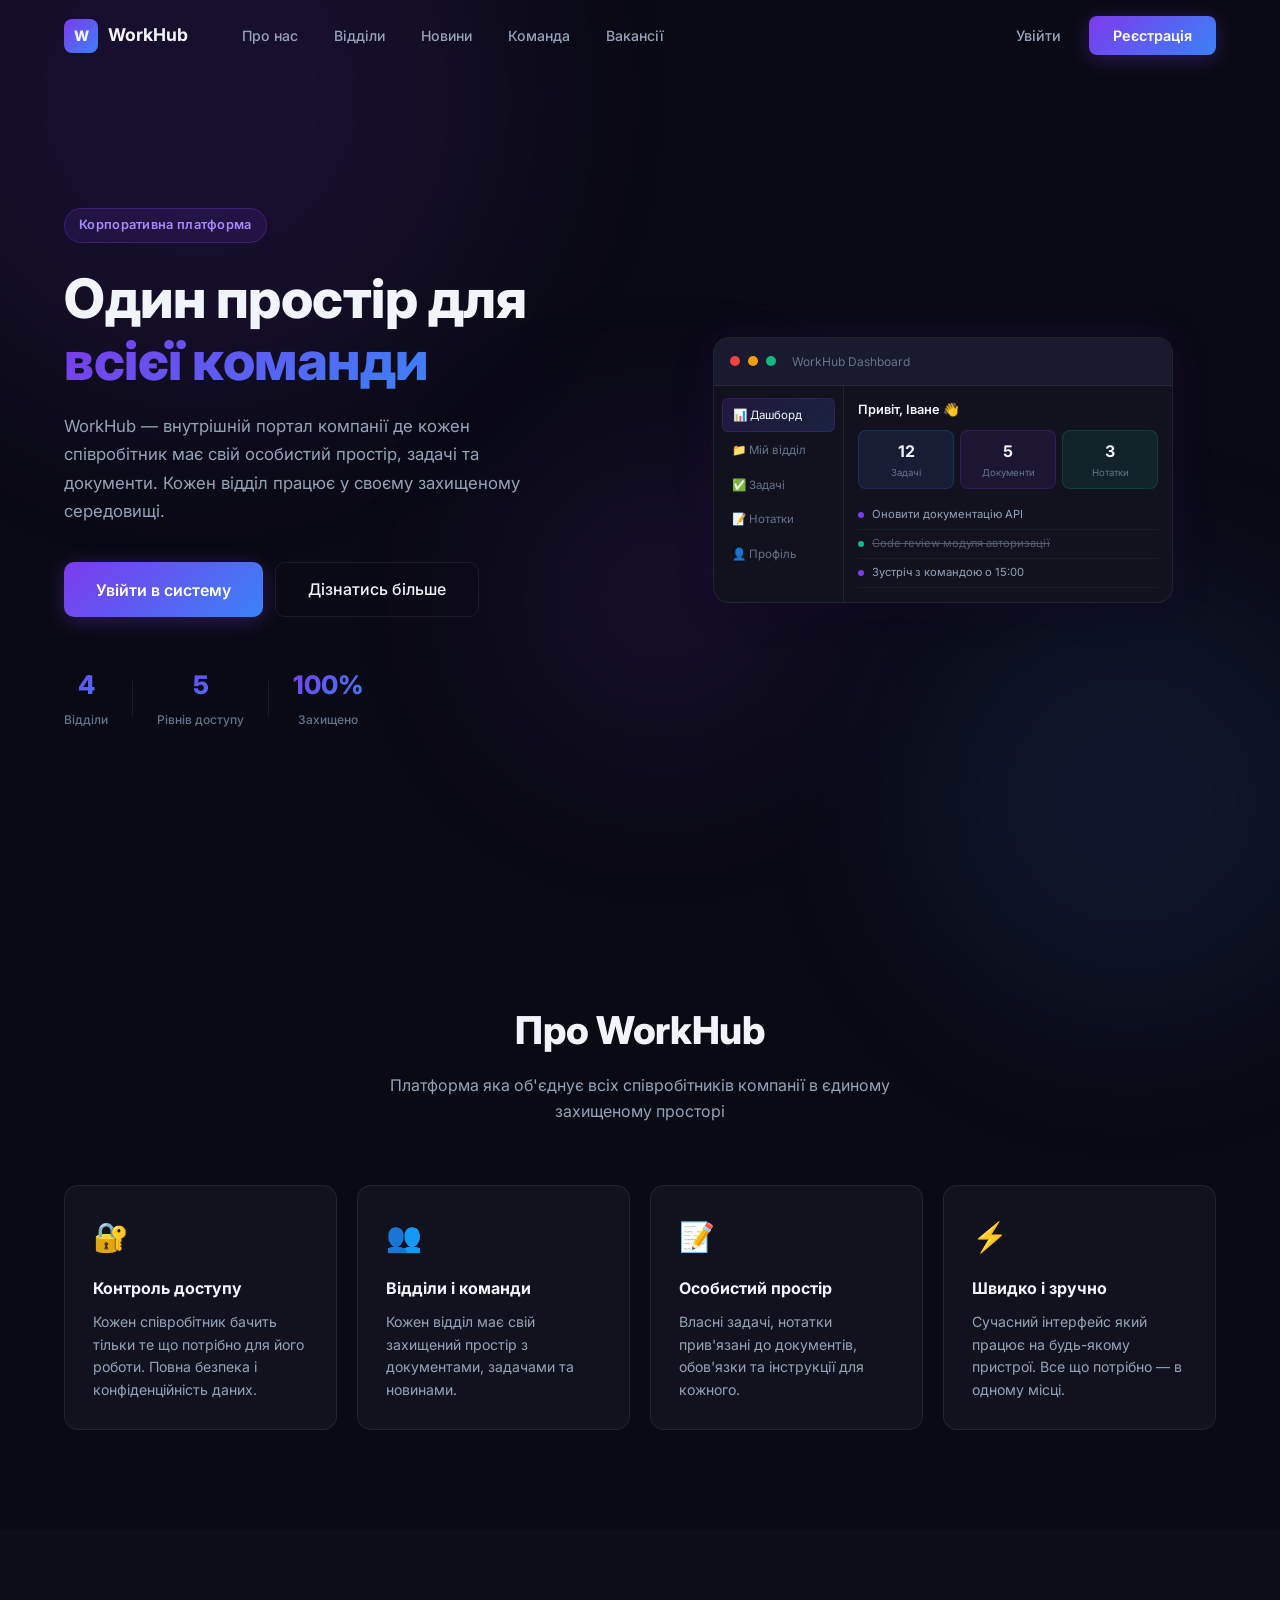
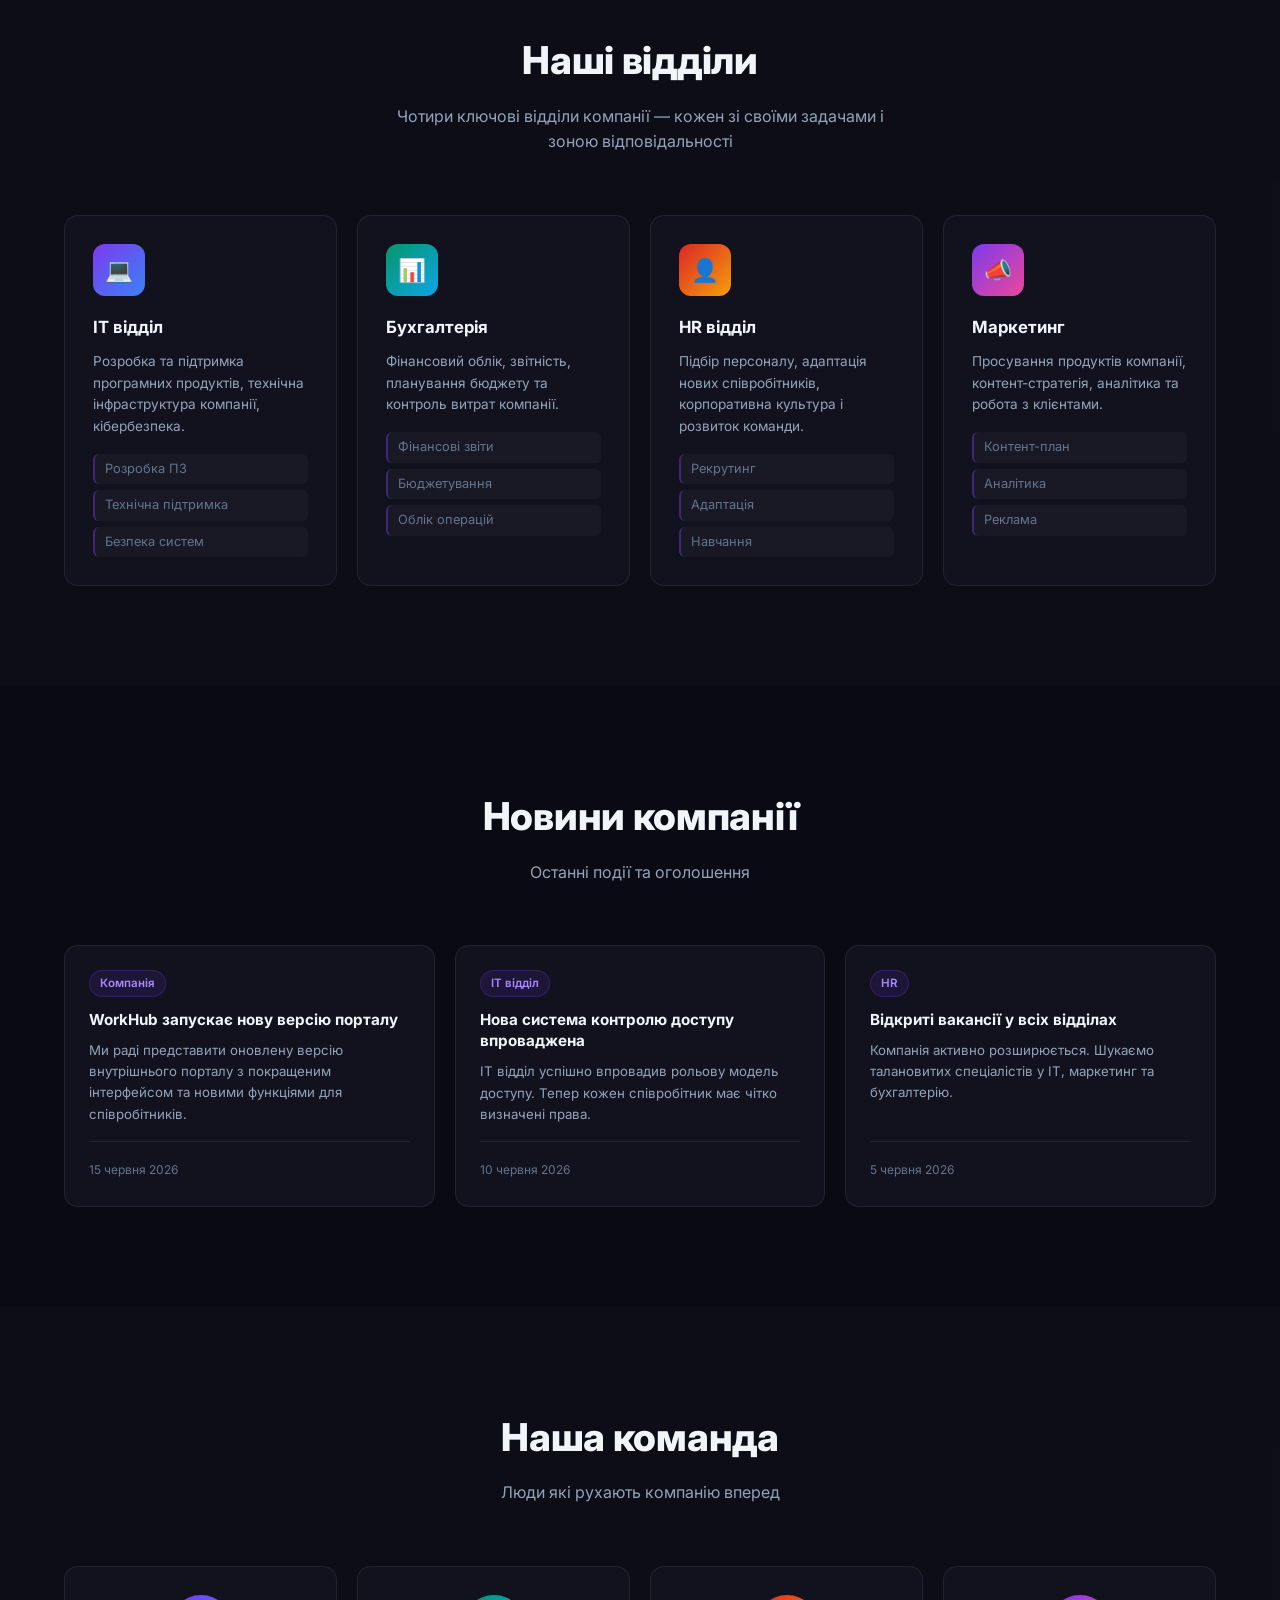
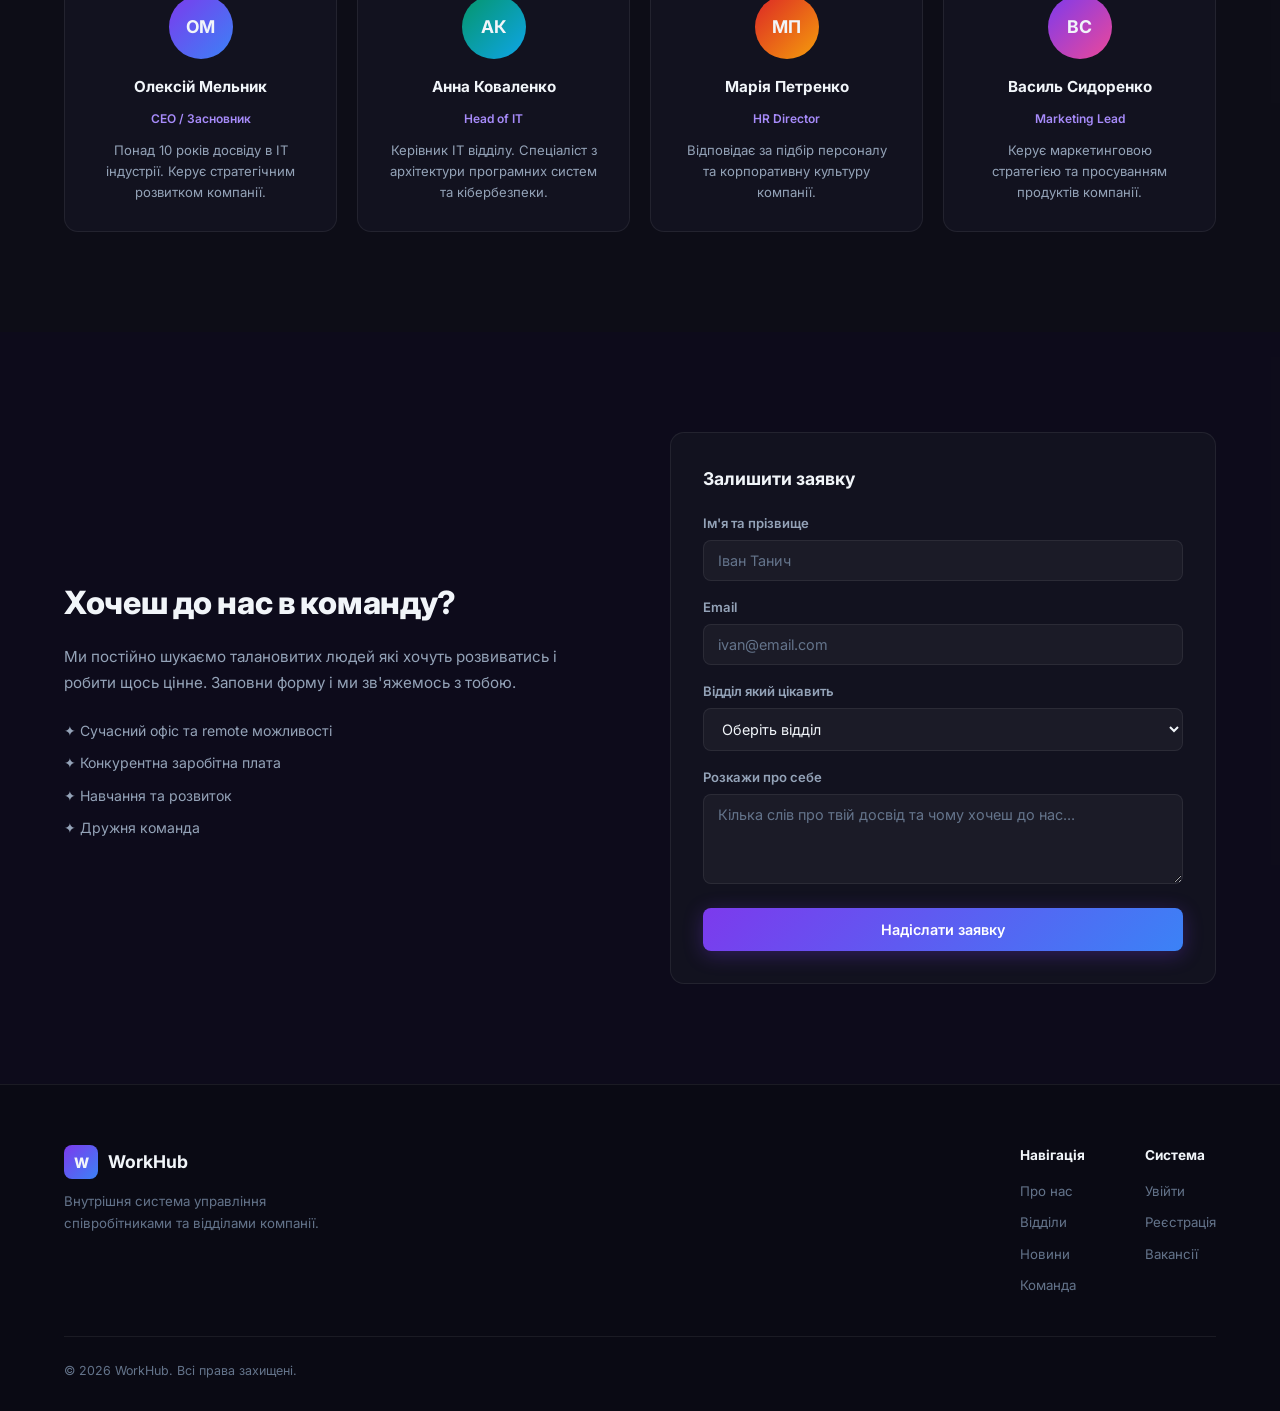
<file: index.html>
<!DOCTYPE html>
<html lang="uk">
<head>
  <meta charset="UTF-8" />
  <meta name="viewport" content="width=device-width, initial-scale=1.0" />
  <title>WorkHub — Внутрішня система управління</title>
  <link rel="preconnect" href="https://fonts.googleapis.com" />
  <link href="https://fonts.googleapis.com/css2?family=Inter:wght@300;400;500;600;700;800&display=swap" rel="stylesheet" />
  <link rel="stylesheet" href="css/style.css" />
  <link rel="stylesheet" href="css/final.css"/>
</head>
<body>

  <!-- ═══════════════════════════════════════
       NAVBAR
  ═══════════════════════════════════════ -->
  <nav class="navbar" id="navbar">
    <div class="nav-container">
      <a href="#" class="nav-logo">
        <div class="logo-icon">W</div>
        <span>WorkHub</span>
      </a>

      <ul class="nav-links" id="navLinks">
        <li><a href="#about">Про нас</a></li>
        <li><a href="#departments">Відділи</a></li>
        <li><a href="#news">Новини</a></li>
        <li><a href="#team">Команда</a></li>
        <li><a href="#join">Вакансії</a></li>
      </ul>

      <div class="nav-actions">
        <button class="btn-ghost" onclick="openModal('loginModal')">Увійти</button>
        <button class="btn-primary" onclick="openModal('registerModal')">Реєстрація</button>
      </div>

      <button class="burger" id="burger" onclick="toggleMenu()">
        <span></span><span></span><span></span>
      </button>
    </div>
  </nav>

  <!-- ═══════════════════════════════════════
       HERO
  ═══════════════════════════════════════ -->
  <section class="hero">
    <div class="hero-bg">
      <div class="hero-orb orb-1"></div>
      <div class="hero-orb orb-2"></div>
      <div class="hero-orb orb-3"></div>
    </div>
    <div class="hero-content">
      <div class="hero-badge">Корпоративна платформа</div>
      <h1 class="hero-title">
        Один простір для<br/>
        <span class="gradient-text">всієї команди</span>
      </h1>
      <p class="hero-desc">
        WorkHub — внутрішній портал компанії де кожен співробітник має свій особистий простір, задачі та документи. Кожен відділ працює у своєму захищеному середовищі.
      </p>
      <div class="hero-actions">
        <button class="btn-primary btn-lg" onclick="openModal('loginModal')">Увійти в систему</button>
        <a href="#about" class="btn-outline btn-lg">Дізнатись більше</a>
      </div>
      <div class="hero-stats">
        <div class="stat">
          <span class="stat-num">4</span>
          <span class="stat-label">Відділи</span>
        </div>
        <div class="stat-divider"></div>
        <div class="stat">
          <span class="stat-num">5</span>
          <span class="stat-label">Рівнів доступу</span>
        </div>
        <div class="stat-divider"></div>
        <div class="stat">
          <span class="stat-num">100%</span>
          <span class="stat-label">Захищено</span>
        </div>
      </div>
    </div>
    <div class="hero-visual">
      <div class="dashboard-preview">
        <div class="preview-bar">
          <span class="dot red"></span>
          <span class="dot yellow"></span>
          <span class="dot green"></span>
          <span class="preview-title">WorkHub Dashboard</span>
        </div>
        <div class="preview-body">
          <div class="preview-sidebar">
            <div class="ps-item active">📊 Дашборд</div>
            <div class="ps-item">📁 Мій відділ</div>
            <div class="ps-item">✅ Задачі</div>
            <div class="ps-item">📝 Нотатки</div>
            <div class="ps-item">👤 Профіль</div>
          </div>
          <div class="preview-main">
            <div class="pm-greeting">Привіт, Іване 👋</div>
            <div class="pm-cards">
              <div class="pm-card blue">
                <div class="pm-card-num">12</div>
                <div class="pm-card-label">Задачі</div>
              </div>
              <div class="pm-card purple">
                <div class="pm-card-num">5</div>
                <div class="pm-card-label">Документи</div>
              </div>
              <div class="pm-card green">
                <div class="pm-card-num">3</div>
                <div class="pm-card-label">Нотатки</div>
              </div>
            </div>
            <div class="pm-task">
              <div class="pm-task-dot"></div>
              <span>Оновити документацію API</span>
            </div>
            <div class="pm-task">
              <div class="pm-task-dot done"></div>
              <span class="done-text">Code review модуля авторизації</span>
            </div>
            <div class="pm-task">
              <div class="pm-task-dot"></div>
              <span>Зустріч з командою о 15:00</span>
            </div>
          </div>
        </div>
      </div>
    </div>
  </section>

  <!-- ═══════════════════════════════════════
       ПРО НАС
  ═══════════════════════════════════════ -->
  <section class="section" id="about">
    <div class="container">
      <div class="section-header">
        <h2>Про WorkHub</h2>
        <p>Платформа яка об'єднує всіх співробітників компанії в єдиному захищеному просторі</p>
      </div>
      <div class="features-grid">
        <div class="feature-card">
          <div class="feature-icon">🔐</div>
          <h3>Контроль доступу</h3>
          <p>Кожен співробітник бачить тільки те що потрібно для його роботи. Повна безпека і конфіденційність даних.</p>
        </div>
        <div class="feature-card">
          <div class="feature-icon">👥</div>
          <h3>Відділи і команди</h3>
          <p>Кожен відділ має свій захищений простір з документами, задачами та новинами.</p>
        </div>
        <div class="feature-card">
          <div class="feature-icon">📝</div>
          <h3>Особистий простір</h3>
          <p>Власні задачі, нотатки прив'язані до документів, обов'язки та інструкції для кожного.</p>
        </div>
        <div class="feature-card">
          <div class="feature-icon">⚡</div>
          <h3>Швидко і зручно</h3>
          <p>Сучасний інтерфейс який працює на будь-якому пристрої. Все що потрібно — в одному місці.</p>
        </div>
      </div>
    </div>
  </section>

  <!-- ═══════════════════════════════════════
       ВІДДІЛИ
  ═══════════════════════════════════════ -->
  <section class="section section-alt" id="departments">
    <div class="container">
      <div class="section-header">
        <h2>Наші відділи</h2>
        <p>Чотири ключові відділи компанії — кожен зі своїми задачами і зоною відповідальності</p>
      </div>
      <div class="departments-grid">
        <div class="dept-card">
          <div class="dept-icon" style="background: linear-gradient(135deg,#7C3AED,#3B82F6)">💻</div>
          <h3>IT відділ</h3>
          <p>Розробка та підтримка програмних продуктів, технічна інфраструктура компанії, кібербезпека.</p>
          <ul class="dept-list">
            <li>Розробка ПЗ</li>
            <li>Технічна підтримка</li>
            <li>Безпека систем</li>
          </ul>
        </div>
        <div class="dept-card">
          <div class="dept-icon" style="background: linear-gradient(135deg,#059669,#0EA5E9)">📊</div>
          <h3>Бухгалтерія</h3>
          <p>Фінансовий облік, звітність, планування бюджету та контроль витрат компанії.</p>
          <ul class="dept-list">
            <li>Фінансові звіти</li>
            <li>Бюджетування</li>
            <li>Облік операцій</li>
          </ul>
        </div>
        <div class="dept-card">
          <div class="dept-icon" style="background: linear-gradient(135deg,#DC2626,#F59E0B)">👤</div>
          <h3>HR відділ</h3>
          <p>Підбір персоналу, адаптація нових співробітників, корпоративна культура і розвиток команди.</p>
          <ul class="dept-list">
            <li>Рекрутинг</li>
            <li>Адаптація</li>
            <li>Навчання</li>
          </ul>
        </div>
        <div class="dept-card">
          <div class="dept-icon" style="background: linear-gradient(135deg,#7C3AED,#EC4899)">📣</div>
          <h3>Маркетинг</h3>
          <p>Просування продуктів компанії, контент-стратегія, аналітика та робота з клієнтами.</p>
          <ul class="dept-list">
            <li>Контент-план</li>
            <li>Аналітика</li>
            <li>Реклама</li>
          </ul>
        </div>
      </div>
    </div>
  </section>

  <!-- ═══════════════════════════════════════
       НОВИНИ
  ═══════════════════════════════════════ -->
  <section class="section" id="news">
    <div class="container">
      <div class="section-header">
        <h2>Новини компанії</h2>
        <p>Останні події та оголошення</p>
      </div>
      <div class="news-grid" id="newsGrid">
        <div class="news-card">
          <div class="news-tag">Компанія</div>
          <h3>WorkHub запускає нову версію порталу</h3>
          <p>Ми раді представити оновлену версію внутрішнього порталу з покращеним інтерфейсом та новими функціями для співробітників.</p>
          <div class="news-footer">
            <span class="news-date">15 червня 2026</span>
          </div>
        </div>
        <div class="news-card">
          <div class="news-tag">IT відділ</div>
          <h3>Нова система контролю доступу впроваджена</h3>
          <p>IT відділ успішно впровадив рольову модель доступу. Тепер кожен співробітник має чітко визначені права.</p>
          <div class="news-footer">
            <span class="news-date">10 червня 2026</span>
          </div>
        </div>
        <div class="news-card">
          <div class="news-tag">HR</div>
          <h3>Відкриті вакансії у всіх відділах</h3>
          <p>Компанія активно розширюється. Шукаємо талановитих спеціалістів у IT, маркетинг та бухгалтерію.</p>
          <div class="news-footer">
            <span class="news-date">5 червня 2026</span>
          </div>
        </div>
      </div>
    </div>
  </section>

  <!-- ═══════════════════════════════════════
       КОМАНДА
  ═══════════════════════════════════════ -->
  <section class="section section-alt" id="team">
    <div class="container">
      <div class="section-header">
        <h2>Наша команда</h2>
        <p>Люди які рухають компанію вперед</p>
      </div>
      <div class="team-grid" id="teamGrid">
        <div class="team-card">
          <div class="team-avatar" style="background:linear-gradient(135deg,#7C3AED,#3B82F6)">ОМ</div>
          <h3>Олексій Мельник</h3>
          <span class="team-role">CEO / Засновник</span>
          <p>Понад 10 років досвіду в IT індустрії. Керує стратегічним розвитком компанії.</p>
        </div>
        <div class="team-card">
          <div class="team-avatar" style="background:linear-gradient(135deg,#059669,#0EA5E9)">АК</div>
          <h3>Анна Коваленко</h3>
          <span class="team-role">Head of IT</span>
          <p>Керівник IT відділу. Спеціаліст з архітектури програмних систем та кібербезпеки.</p>
        </div>
        <div class="team-card">
          <div class="team-avatar" style="background:linear-gradient(135deg,#DC2626,#F59E0B)">МП</div>
          <h3>Марія Петренко</h3>
          <span class="team-role">HR Director</span>
          <p>Відповідає за підбір персоналу та корпоративну культуру компанії.</p>
        </div>
        <div class="team-card">
          <div class="team-avatar" style="background:linear-gradient(135deg,#7C3AED,#EC4899)">ВС</div>
          <h3>Василь Сидоренко</h3>
          <span class="team-role">Marketing Lead</span>
          <p>Керує маркетинговою стратегією та просуванням продуктів компанії.</p>
        </div>
      </div>
    </div>
  </section>

  <!-- ═══════════════════════════════════════
       ВАКАНСІЇ / ФОРМА
  ═══════════════════════════════════════ -->
  <section class="section join-section" id="join">
    <div class="container">
      <div class="join-wrapper">
        <div class="join-info">
          <h2>Хочеш до нас в команду?</h2>
          <p>Ми постійно шукаємо талановитих людей які хочуть розвиватись і робити щось цінне. Заповни форму і ми зв'яжемось з тобою.</p>
          <ul class="join-perks">
            <li>✦ Сучасний офіс та remote можливості</li>
            <li>✦ Конкурентна заробітна плата</li>
            <li>✦ Навчання та розвиток</li>
            <li>✦ Дружня команда</li>
          </ul>
        </div>
        <form class="join-form" id="joinForm" onsubmit="submitJoinForm(event)">
          <h3>Залишити заявку</h3>
          <div class="form-group">
            <label>Ім'я та прізвище</label>
            <input type="text" placeholder="Іван Танич" required />
          </div>
          <div class="form-group">
            <label>Email</label>
            <input type="email" placeholder="ivan@email.com" required />
          </div>
          <div class="form-group">
            <label>Відділ який цікавить</label>
            <select required>
              <option value="">Оберіть відділ</option>
              <option>IT відділ</option>
              <option>Бухгалтерія</option>
              <option>HR відділ</option>
              <option>Маркетинг</option>
            </select>
          </div>
          <div class="form-group">
            <label>Розкажи про себе</label>
            <textarea placeholder="Кілька слів про твій досвід та чому хочеш до нас..." rows="3"></textarea>
          </div>
          <button type="submit" class="btn-primary btn-full">Надіслати заявку</button>
        </form>
      </div>
    </div>
  </section>

  <!-- ═══════════════════════════════════════
       FOOTER
  ═══════════════════════════════════════ -->
  <footer class="footer">
    <div class="container">
      <div class="footer-top">
        <div class="footer-brand">
          <div class="nav-logo">
            <div class="logo-icon">W</div>
            <span>WorkHub</span>
          </div>
          <p>Внутрішня система управління співробітниками та відділами компанії.</p>
        </div>
        <div class="footer-links">
          <div class="footer-col">
            <h4>Навігація</h4>
            <a href="#about">Про нас</a>
            <a href="#departments">Відділи</a>
            <a href="#news">Новини</a>
            <a href="#team">Команда</a>
          </div>
          <div class="footer-col">
            <h4>Система</h4>
            <a href="#" onclick="openModal('loginModal')">Увійти</a>
            <a href="#" onclick="openModal('registerModal')">Реєстрація</a>
            <a href="#join">Вакансії</a>
          </div>
        </div>
      </div>
      <div class="footer-bottom">
        <span>© 2026 WorkHub. Всі права захищені.</span>
      </div>
    </div>
  </footer>

  <!-- ═══════════════════════════════════════
       МОДАЛКА ВХОДУ
  ═══════════════════════════════════════ -->
  <div class="modal-overlay" id="loginModal" onclick="closeModalOutside(event, 'loginModal')">
    <div class="modal">
      <button class="modal-close" onclick="closeModal('loginModal')">✕</button>
      <div class="modal-logo">
        <div class="logo-icon">W</div>
        <span>WorkHub</span>
      </div>
      <h2 class="modal-title">Вхід в систему</h2>
      <p class="modal-sub">Введіть свої дані для входу</p>

      <form id="loginForm" onsubmit="handleLogin(event)">
        <div class="form-group">
          <label>Логін або Email</label>
          <input type="text" id="loginEmail" placeholder="ivan@workhub.com" required />
        </div>
        <div class="form-group">
          <label>Пароль</label>
          <div class="input-password">
            <input type="password" id="loginPassword" placeholder="••••••••" required />
            <button type="button" class="toggle-pass" onclick="togglePass('loginPassword', this)">👁</button>
          </div>
        </div>
        <div id="loginError" class="form-error" style="display:none"></div>
        <button type="submit" class="btn-primary btn-full">Увійти</button>
      </form>

      <div class="modal-footer">
        Ще немає акаунту?
        <button class="link-btn" onclick="switchModal('loginModal','registerModal')">Зареєструватись</button>
      </div>
    </div>
  </div>

  <!-- ═══════════════════════════════════════
       МОДАЛКА РЕЄСТРАЦІЇ
  ═══════════════════════════════════════ -->
  <div class="modal-overlay" id="registerModal" onclick="closeModalOutside(event, 'registerModal')">
    <div class="modal">
      <button class="modal-close" onclick="closeModal('registerModal')">✕</button>
      <div class="modal-logo">
        <div class="logo-icon">W</div>
        <span>WorkHub</span>
      </div>
      <h2 class="modal-title">Реєстрація</h2>
      <p class="modal-sub">Створіть публічний акаунт</p>

      <form id="registerForm" onsubmit="handleRegister(event)">
        <div class="form-group">
          <label>Ім'я та прізвище</label>
          <input type="text" id="regName" placeholder="Іван Танич" required />
        </div>
        <div class="form-group">
          <label>Email</label>
          <input type="email" id="regEmail" placeholder="ivan@email.com" required />
        </div>
        <div class="form-group">
          <label>Пароль</label>
          <div class="input-password">
            <input type="password" id="regPassword" placeholder="Мінімум 6 символів" required />
            <button type="button" class="toggle-pass" onclick="togglePass('regPassword', this)">👁</button>
          </div>
        </div>
        <div id="registerError" class="form-error" style="display:none"></div>
        <div id="registerSuccess" class="form-success" style="display:none"></div>
        <button type="submit" class="btn-primary btn-full">Зареєструватись</button>
      </form>

      <div class="modal-footer">
        Вже маєш акаунт?
        <button class="link-btn" onclick="switchModal('registerModal','loginModal')">Увійти</button>
      </div>
    </div>
  </div>

  <!-- Toast повідомлення -->
  <div class="toast" id="toast"></div>

  <script src="js/data.js"></script>
  <script src="js/auth.js"></script>
  <script src="js/main.js"></script>
</body>
</html>
</file>
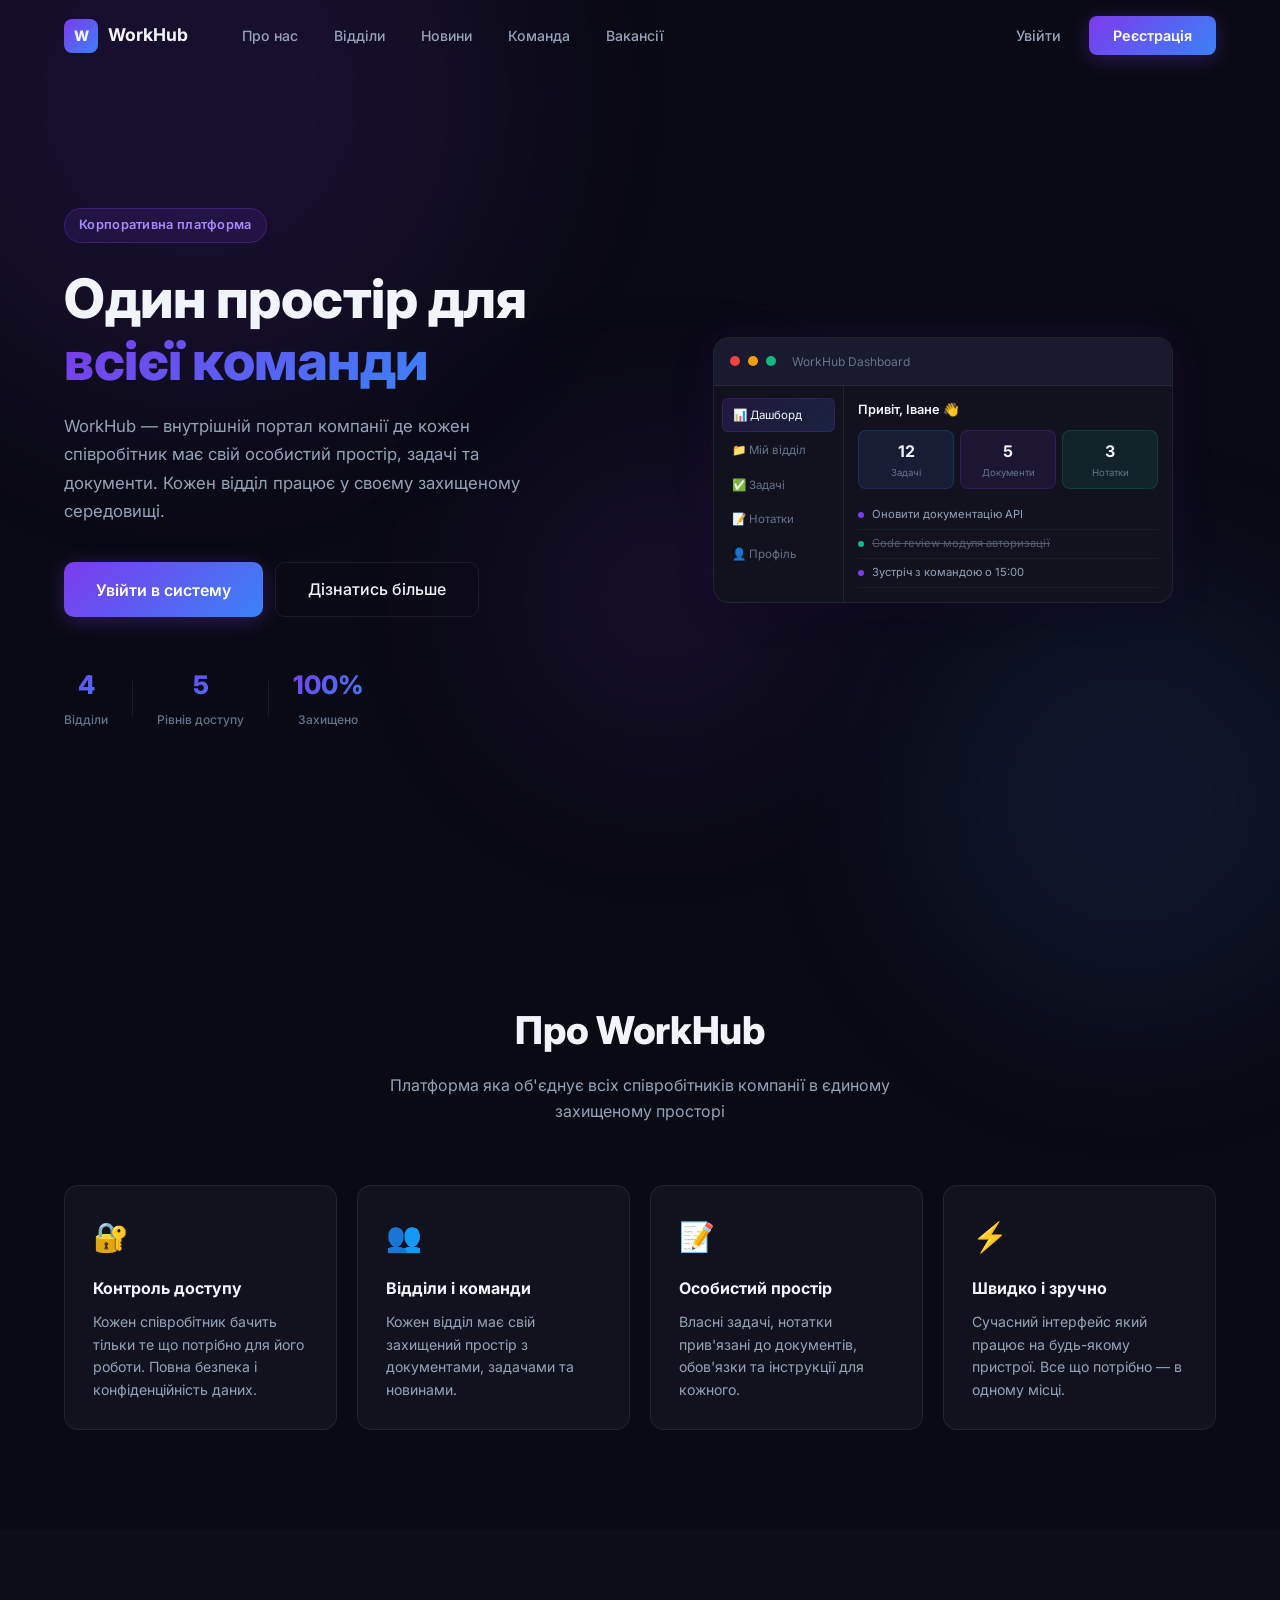
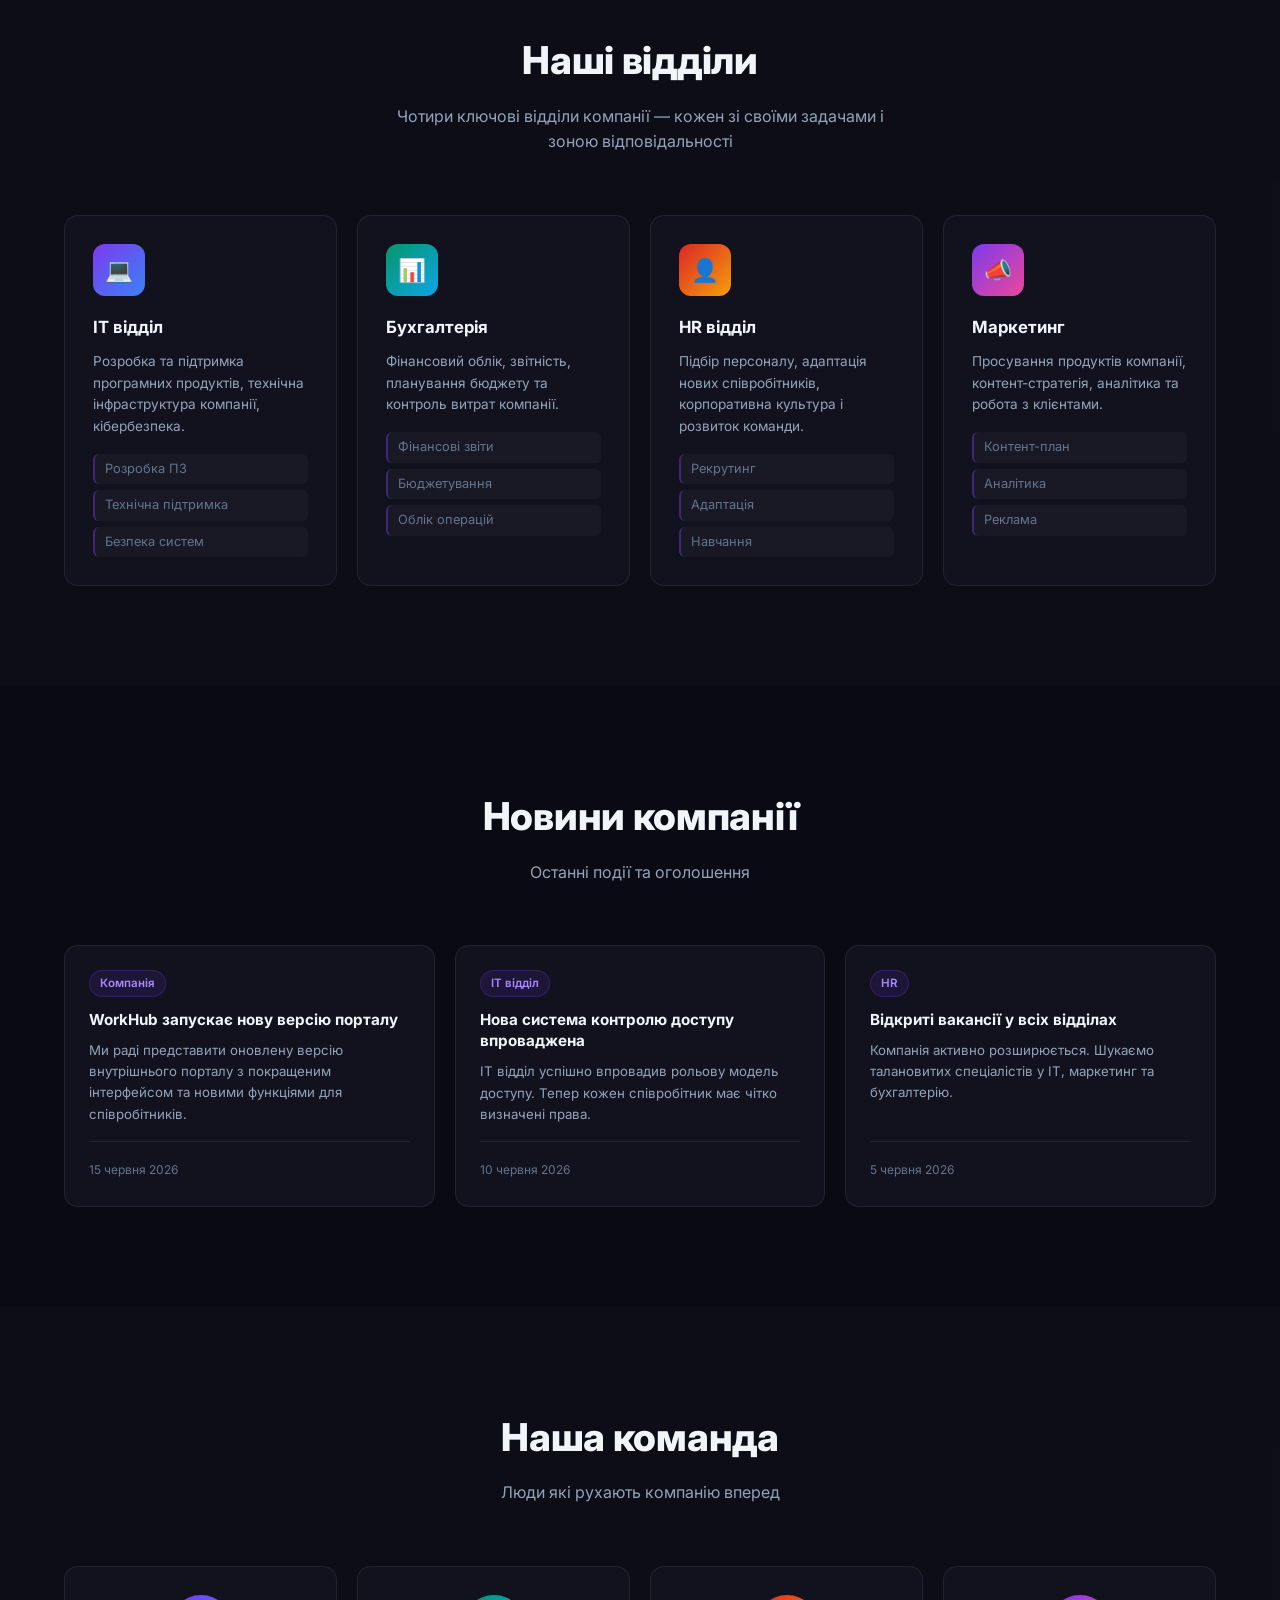
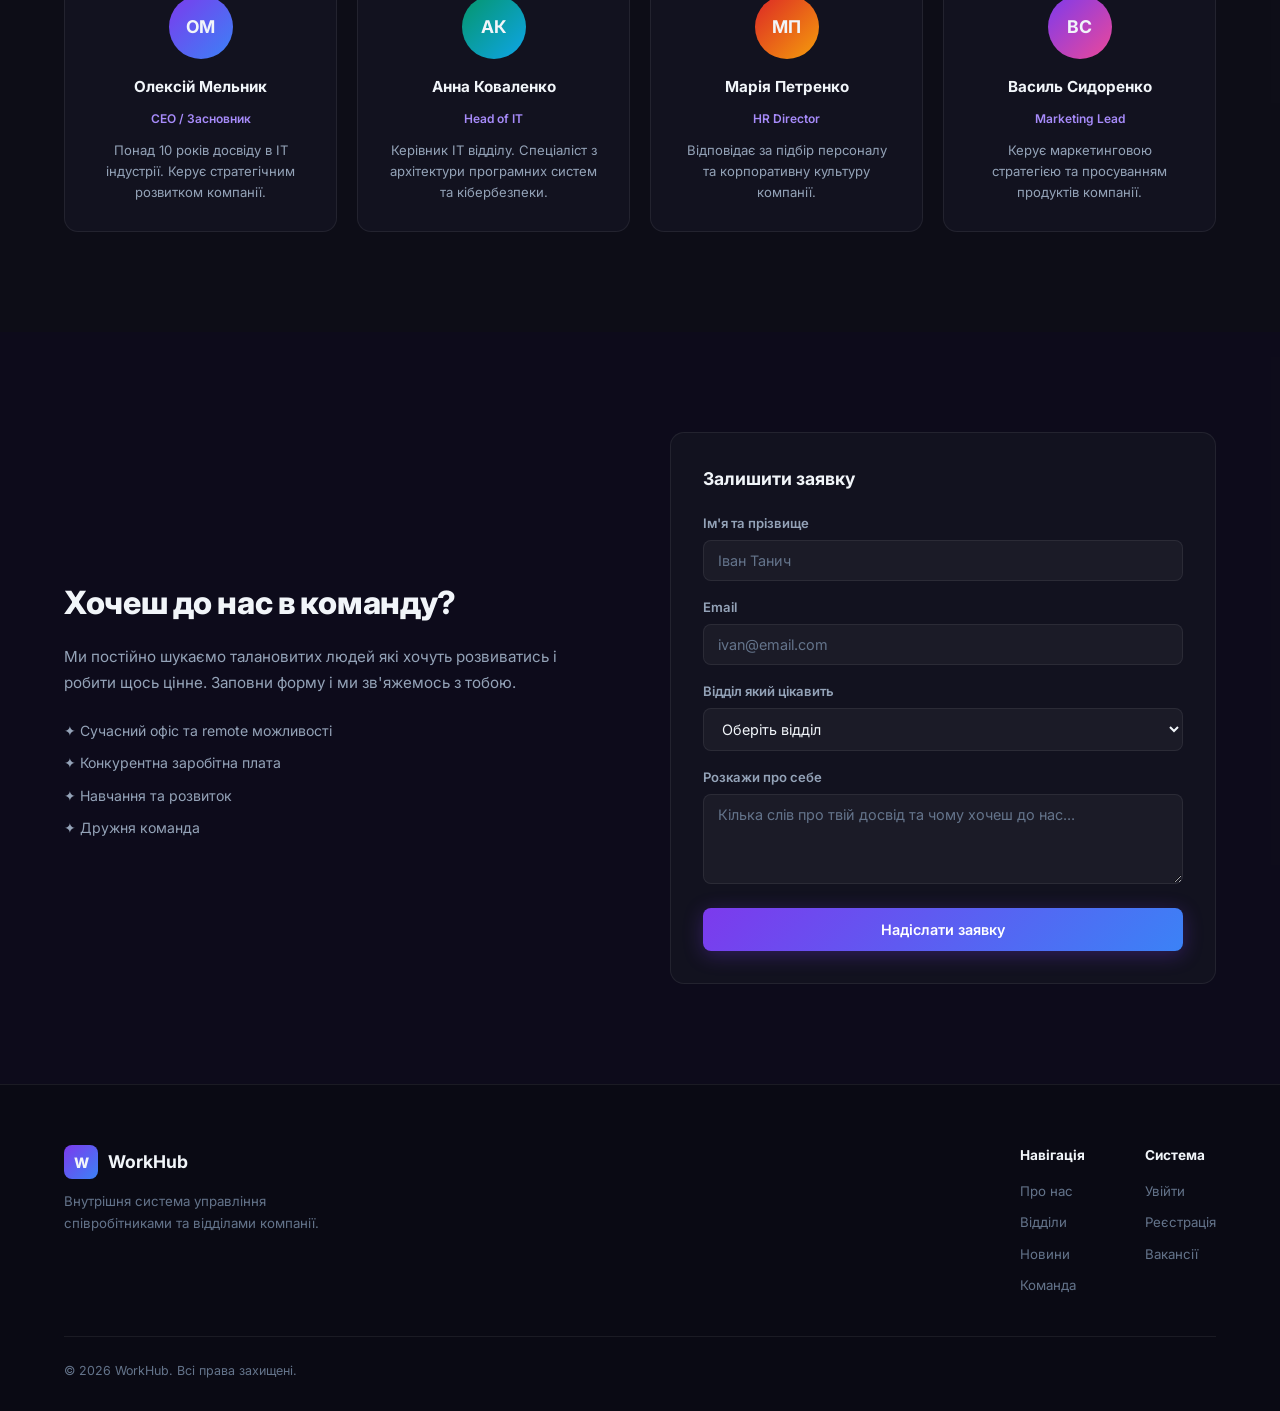
<file: pages/admin.html>
<!DOCTYPE html>
<html lang="uk">
<head>
  <meta charset="UTF-8"/>
  <meta name="viewport" content="width=device-width, initial-scale=1.0"/>
  <title>Адмін-панель — WorkHub</title>
  <link rel="preconnect" href="https://fonts.googleapis.com"/>
  <link href="https://fonts.googleapis.com/css2?family=Inter:wght@300;400;500;600;700;800&display=swap" rel="stylesheet"/>

  <link rel="stylesheet" href="../css/style.css"/>
  <link rel="stylesheet" href="../css/app.css"/>
  <link rel="stylesheet" href="../css/admin.css"/>
  <link rel="stylesheet" href="../css/final.css"/>
</head>
<body class="app-body">

  <aside class="sidebar" id="sidebar">
    <div class="sidebar-header">
      <a href="../index.html" class="nav-logo">
        <div class="logo-icon">W</div><span>WorkHub</span>
      </a>
      <button class="sidebar-close" onclick="toggleSidebar()">✕</button>
    </div>
    <nav class="sidebar-nav">
      <div class="nav-section-label">Адмін-панель</div>
      <a href="#" class="sidebar-link active" onclick="switchAdminTab('users',this)">
        <span class="sl-icon">👥</span> Користувачі
      </a>
      <a href="#" class="sidebar-link" onclick="switchAdminTab('employees',this)">
        <span class="sl-icon">👤</span> Співробітники
      </a>
      <a href="#" class="sidebar-link" onclick="switchAdminTab('news',this)">
        <span class="sl-icon">📢</span> Новини
      </a>
      <a href="#" class="sidebar-link" onclick="switchAdminTab('docs',this)">
        <span class="sl-icon">📄</span> Документи
      </a>
      <a href="#" class="sidebar-link" onclick="switchAdminTab('log',this)">
        <span class="sl-icon">📋</span> Журнал
      </a>
      <a href="#" class="sidebar-link" onclick="switchAdminTab('requests',this)">
        <span class="sl-icon">📩</span> Заявки
      </a>
      <div class="nav-section-label">Навігація</div>
      <a href="dashboard.html" class="sidebar-link">
        <span class="sl-icon">📊</span> Дашборд
      </a>
    </nav>
    <div class="sidebar-footer">
      <div class="sidebar-user" id="sidebarUser"></div>
      <button class="sidebar-logout" onclick="logout()">
        <span>🚪</span> Вийти
      </button>
    </div>
  </aside>

  <div class="app-main">
    <header class="app-topbar">
      <button class="topbar-burger" onclick="toggleSidebar()">☰</button>
      <div class="topbar-title" id="adminTopbarTitle">Адмін-панель</div>
      <div class="topbar-right">
        <div class="topbar-user" id="topbarUser"></div>
      </div>
    </header>

    <main class="app-content">

      <!-- ── TAB: ПУБЛІЧНІ КОРИСТУВАЧІ ── -->
      <div id="adminTabUsers" class="admin-tab">
        <div class="admin-section-header">
          <h2>Публічні користувачі</h2>
          <div class="admin-header-actions">
            <input type="text" class="admin-search" placeholder="🔍 Пошук..." oninput="searchAdminUsers(this.value,'users')"/>
          </div>
        </div>
        <div class="admin-table-wrap">
          <table class="admin-table" id="usersTable">
            <thead>
              <tr>
                <th>Користувач</th>
                <th>Email</th>
                <th>Роль</th>
                <th>Дата реєстрації</th>
                <th>Статус</th>
                <th>Дії</th>
              </tr>
            </thead>
            <tbody id="usersTableBody"></tbody>
          </table>
        </div>
      </div>

      <!-- ── TAB: СПІВРОБІТНИКИ ── -->
      <div id="adminTabEmployees" class="admin-tab" style="display:none">
        <div class="admin-section-header">
          <h2>Співробітники</h2>
          <div class="admin-header-actions">
            <input type="text" class="admin-search" placeholder="🔍 Пошук..." oninput="searchAdminUsers(this.value,'employees')"/>
            <button class="btn-primary btn-sm" onclick="openModal('createEmployeeModal')">+ Новий співробітник</button>
          </div>
        </div>
        <div class="admin-table-wrap">
          <table class="admin-table" id="employeesTable">
            <thead>
              <tr>
                <th>Співробітник</th>
                <th>Email</th>
                <th>Відділ</th>
                <th>Посада</th>
                <th>Роль</th>
                <th>Статус</th>
                <th>Дії</th>
              </tr>
            </thead>
            <tbody id="employeesTableBody"></tbody>
          </table>
        </div>
      </div>

      <!-- ── TAB: НОВИНИ ── -->
      <div id="adminTabNews" class="admin-tab" style="display:none">
        <div class="admin-section-header">
          <h2>Керування новинами</h2>
          <button class="btn-primary btn-sm" onclick="openModal('createNewsModal')">+ Нова новина</button>
        </div>
        <div id="adminNewsList" class="admin-news-list"></div>
      </div>

      <!-- ── TAB: ДОКУМЕНТИ ── -->
      <div id="adminTabDocs" class="admin-tab" style="display:none">
        <div class="admin-section-header">
          <h2>Керування документами</h2>
          <button class="btn-primary btn-sm" onclick="openModal('createDocModal')">+ Новий документ</button>
        </div>
        <div id="adminDocsList" class="admin-docs-list"></div>
      </div>

      <!-- ── TAB: ЖУРНАЛ ── -->
      <div id="adminTabLog" class="admin-tab" style="display:none">
        <div class="admin-section-header">
          <h2>Журнал доступу</h2>
          <button class="btn-secondary btn-sm" onclick="clearLog()">🗑 Очистити</button>
        </div>
        <div class="admin-log-filters">
          <button class="log-filter-btn active" onclick="filterLog('all',this)">Всі</button>
          <button class="log-filter-btn" onclick="filterLog('LOGIN_OK',this)">🟢 Входи</button>
          <button class="log-filter-btn" onclick="filterLog('ACCESS_DENIED',this)">🔴 Відмови</button>
          <button class="log-filter-btn" onclick="filterLog('LOGOUT',this)">⬛ Виходи</button>
        </div>
        <div id="adminLogList" class="admin-log-list"></div>
      </div>

      <!-- ── TAB: ЗАЯВКИ ── -->
      <div id="adminTabRequests" class="admin-tab" style="display:none">
        <div class="admin-section-header">
          <h2>Заявки на роботу</h2>
        </div>
        <div id="adminRequestsList"></div>
      </div>

    </main>
  </div>

  <!-- ── МОДАЛКА: Новий співробітник ── -->
  <div class="modal-overlay" id="createEmployeeModal" onclick="closeModalOutside(event,'createEmployeeModal')">
    <div class="modal">
      <button class="modal-close" onclick="closeModal('createEmployeeModal')">✕</button>
      <h2 class="modal-title">Новий співробітник</h2>
      <form onsubmit="submitCreateEmployee(event)">
        <div class="form-group">
          <label>Ім'я та прізвище</label>
          <input type="text" id="empName" placeholder="Іван Танич" required/>
        </div>
        <div class="form-group">
          <label>Email</label>
          <input type="email" id="empEmail" placeholder="ivan@workhub.com" required/>
        </div>
        <div class="form-group">
          <label>Пароль</label>
          <input type="password" id="empPassword" placeholder="Мінімум 6 символів" required/>
        </div>
        <div class="form-row">
          <div class="form-group">
            <label>Відділ</label>
            <select id="empDept">
              <option value="it">💻 IT відділ</option>
              <option value="hr">👤 HR відділ</option>
              <option value="accounting">📊 Бухгалтерія</option>
              <option value="marketing">📣 Маркетинг</option>
            </select>
          </div>
          <div class="form-group">
            <label>Роль</label>
            <select id="empRole">
              <option value="employee">Співробітник</option>
              <option value="manager">Керівник</option>
            </select>
          </div>
        </div>
        <div class="form-group">
          <label>Посада</label>
          <input type="text" id="empPosition" placeholder="Frontend розробник"/>
        </div>
        <div id="empError" class="form-error" style="display:none"></div>
        <button type="submit" class="btn-primary btn-full">Створити акаунт</button>
      </form>
    </div>
  </div>

  <!-- ── МОДАЛКА: Редагувати користувача ── -->
  <div class="modal-overlay" id="editUserModal" onclick="closeModalOutside(event,'editUserModal')">
    <div class="modal">
      <button class="modal-close" onclick="closeModal('editUserModal')">✕</button>
      <h2 class="modal-title">Редагувати користувача</h2>
      <input type="hidden" id="editUserId"/>
      <form onsubmit="submitEditUser(event)">
        <div class="form-group">
          <label>Ім'я та прізвище</label>
          <input type="text" id="editUserName" required/>
        </div>
        <div class="form-group">
          <label>Email</label>
          <input type="email" id="editUserEmail" required/>
        </div>
        <div class="form-row">
          <div class="form-group">
            <label>Роль</label>
            <select id="editUserRole">
              <option value="user">Користувач</option>
              <option value="employee">Співробітник</option>
              <option value="manager">Керівник</option>
              <option value="admin">Адміністратор</option>
            </select>
          </div>
          <div class="form-group">
            <label>Відділ</label>
            <select id="editUserDept">
              <option value="">— Немає —</option>
              <option value="it">💻 IT відділ</option>
              <option value="hr">👤 HR відділ</option>
              <option value="accounting">📊 Бухгалтерія</option>
              <option value="marketing">📣 Маркетинг</option>
            </select>
          </div>
        </div>
        <div class="form-group">
          <label>Посада</label>
          <input type="text" id="editUserPosition"/>
        </div>
        <div id="editUserError" class="form-error" style="display:none"></div>
        <button type="submit" class="btn-primary btn-full">Зберегти зміни</button>
      </form>
    </div>
  </div>

  <!-- ── МОДАЛКА: Нова новина ── -->
  <div class="modal-overlay" id="createNewsModal" onclick="closeModalOutside(event,'createNewsModal')">
    <div class="modal">
      <button class="modal-close" onclick="closeModal('createNewsModal')">✕</button>
      <h2 class="modal-title" id="newsModalTitle">Нова новина</h2>
      <input type="hidden" id="editNewsId"/>
      <form onsubmit="submitNews(event)">
        <div class="form-group">
          <label>Заголовок</label>
          <input type="text" id="newsTitle" placeholder="Заголовок новини" required/>
        </div>
        <div class="form-group">
          <label>Зміст</label>
          <textarea id="newsContent" rows="4" placeholder="Текст новини..." required></textarea>
        </div>
        <div class="form-row">
          <div class="form-group">
            <label>Тег</label>
            <select id="newsTag">
              <option value="Компанія">Компанія</option>
              <option value="IT відділ">IT відділ</option>
              <option value="HR">HR</option>
              <option value="Маркетинг">Маркетинг</option>
              <option value="Бухгалтерія">Бухгалтерія</option>
            </select>
          </div>
          <div class="form-group">
            <label>Публічна</label>
            <select id="newsPublic">
              <option value="true">Так (видима всім)</option>
              <option value="false">Ні (тільки для співробітників)</option>
            </select>
          </div>
        </div>
        <div class="form-group">
          <label>Дата</label>
          <input type="date" id="newsDate"/>
        </div>
        <button type="submit" class="btn-primary btn-full">Зберегти новину</button>
      </form>
    </div>
  </div>

  <!-- ── МОДАЛКА: Новий документ ── -->
  <div class="modal-overlay" id="createDocModal" onclick="closeModalOutside(event,'createDocModal')">
    <div class="modal" style="max-width:560px">
      <button class="modal-close" onclick="closeModal('createDocModal')">✕</button>
      <h2 class="modal-title" id="docModalTitle">Новий документ</h2>
      <input type="hidden" id="editDocId"/>
      <form onsubmit="submitDoc(event)">
        <div class="form-group">
          <label>Назва документа</label>
          <input type="text" id="docTitle" placeholder="Назва документа" required/>
        </div>
        <div class="form-group">
          <label>Вміст (Markdown)</label>
          <textarea id="docContent" rows="8" placeholder="# Заголовок&#10;&#10;Текст документа..."></textarea>
        </div>
        <div class="form-row">
          <div class="form-group">
            <label>Відділ</label>
            <select id="docDept">
              <option value="">Для всіх</option>
              <option value="it">IT відділ</option>
              <option value="hr">HR відділ</option>
              <option value="accounting">Бухгалтерія</option>
              <option value="marketing">Маркетинг</option>
            </select>
          </div>
          <div class="form-group">
            <label>Мінімальна роль</label>
            <select id="docAccess">
              <option value="employee">Співробітник+</option>
              <option value="manager">Керівник+</option>
              <option value="admin">Тільки адмін</option>
            </select>
          </div>
        </div>
        <button type="submit" class="btn-primary btn-full">Зберегти документ</button>
      </form>
    </div>
  </div>

  <div class="toast" id="toast"></div>

  <script src="../js/data.js"></script>
  <script src="../js/auth.js"></script>
  <script src="../js/app.js"></script>
  <script src="../js/admin.js"></script>
  <script>
    const session = requireAdmin();
    if (session) initAdmin(session);
  </script>
</body>
</html>
</file>
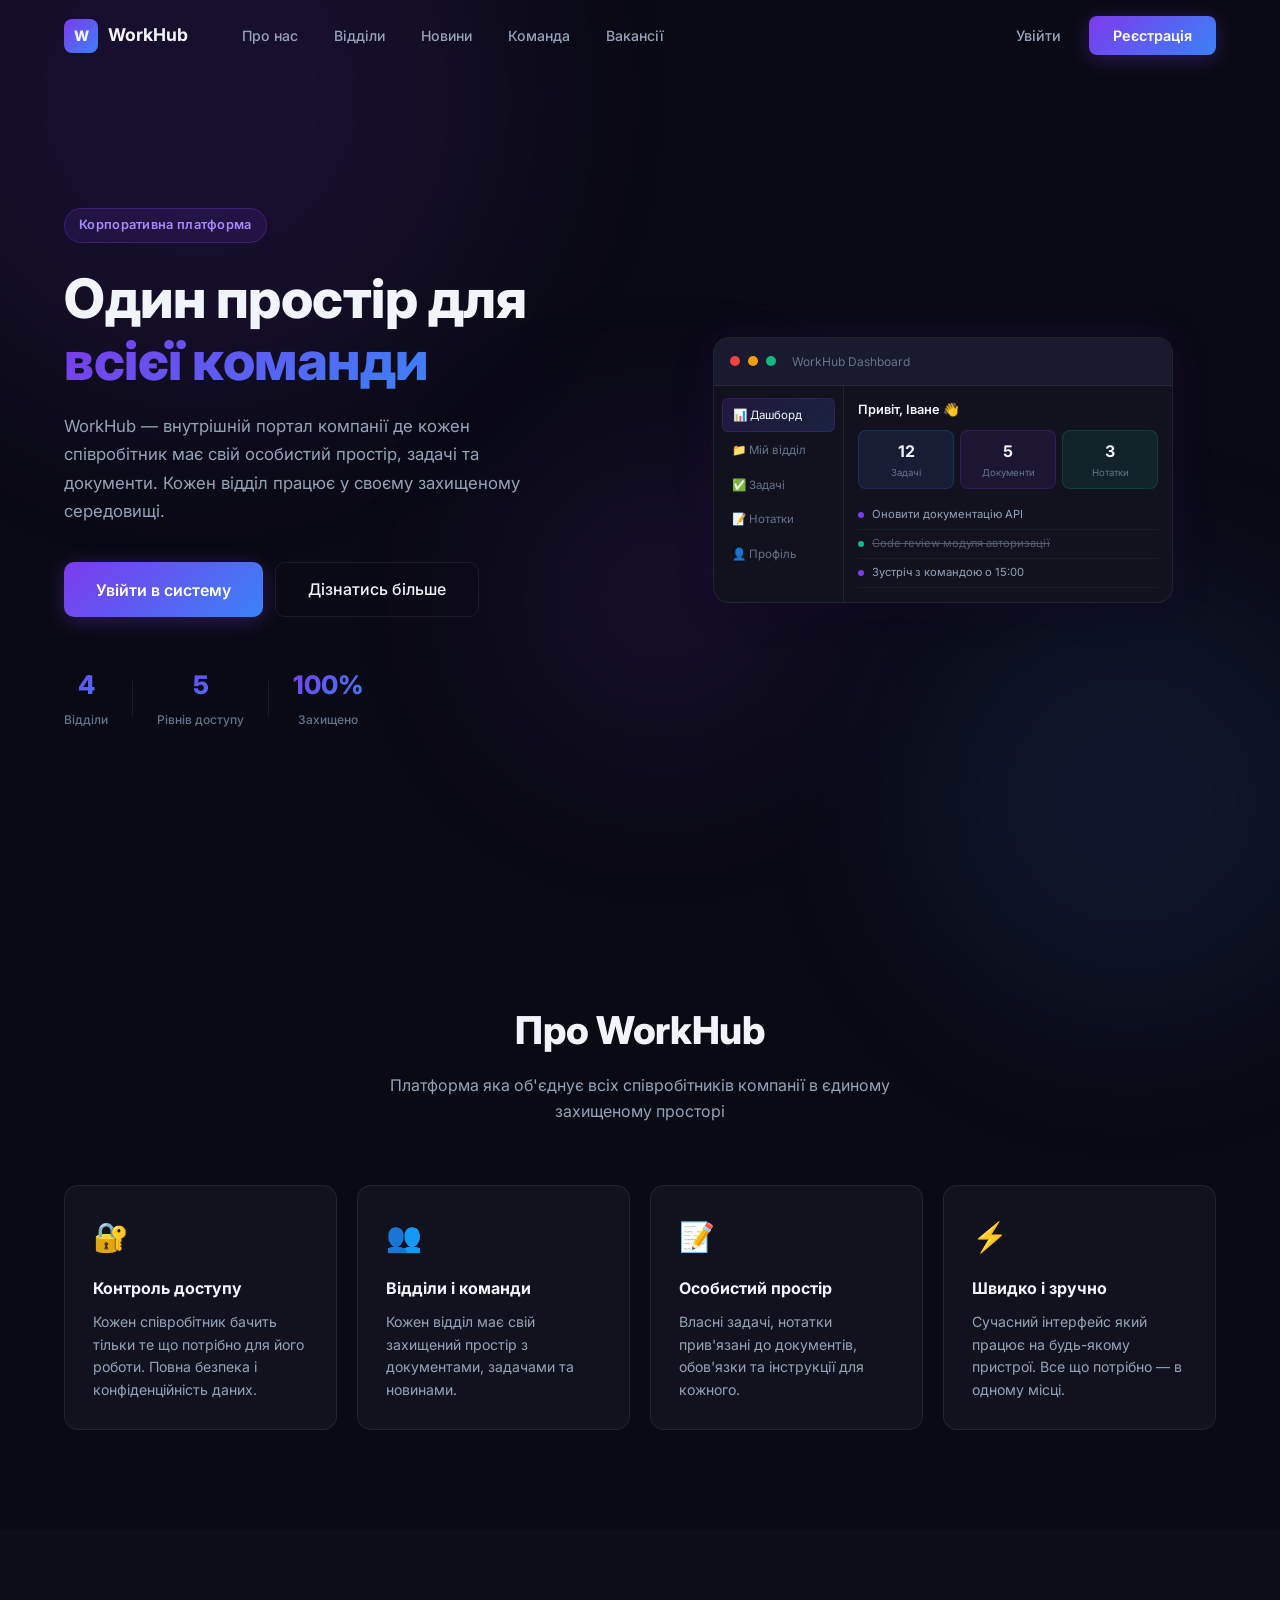
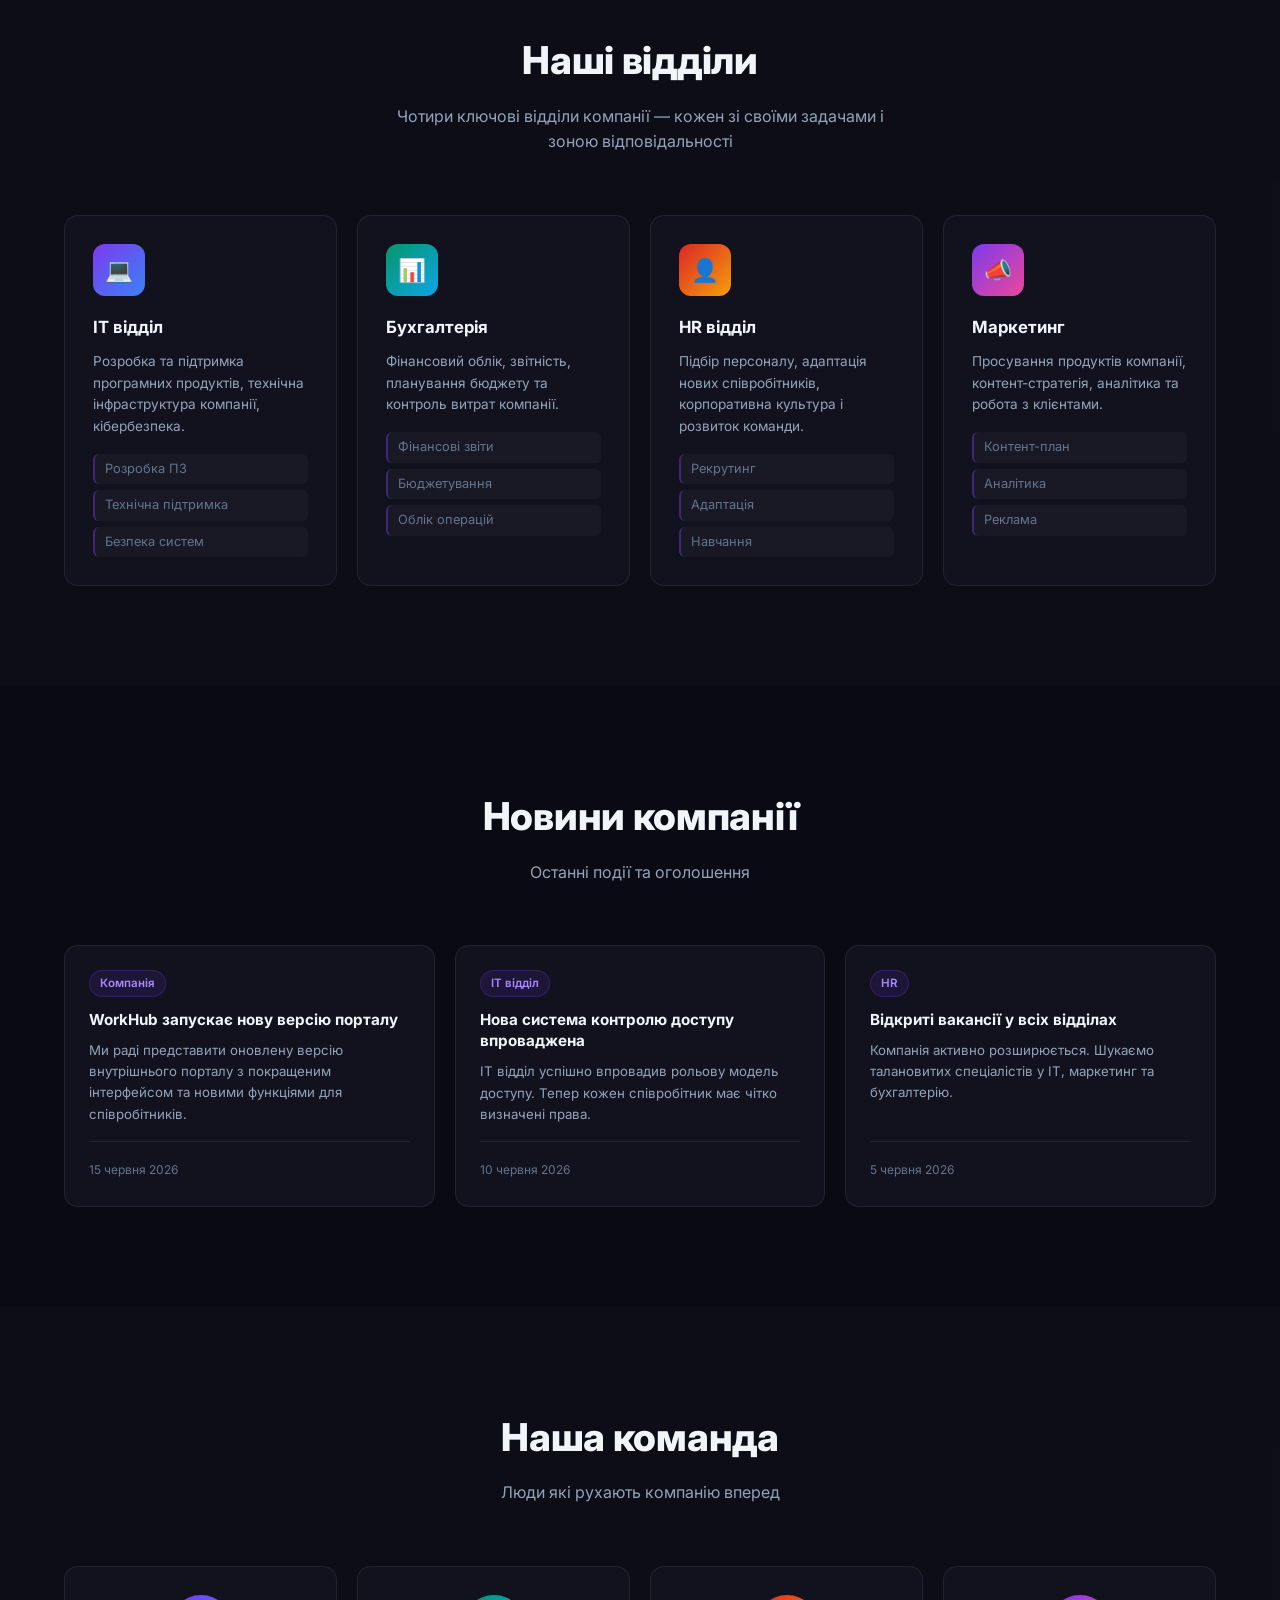
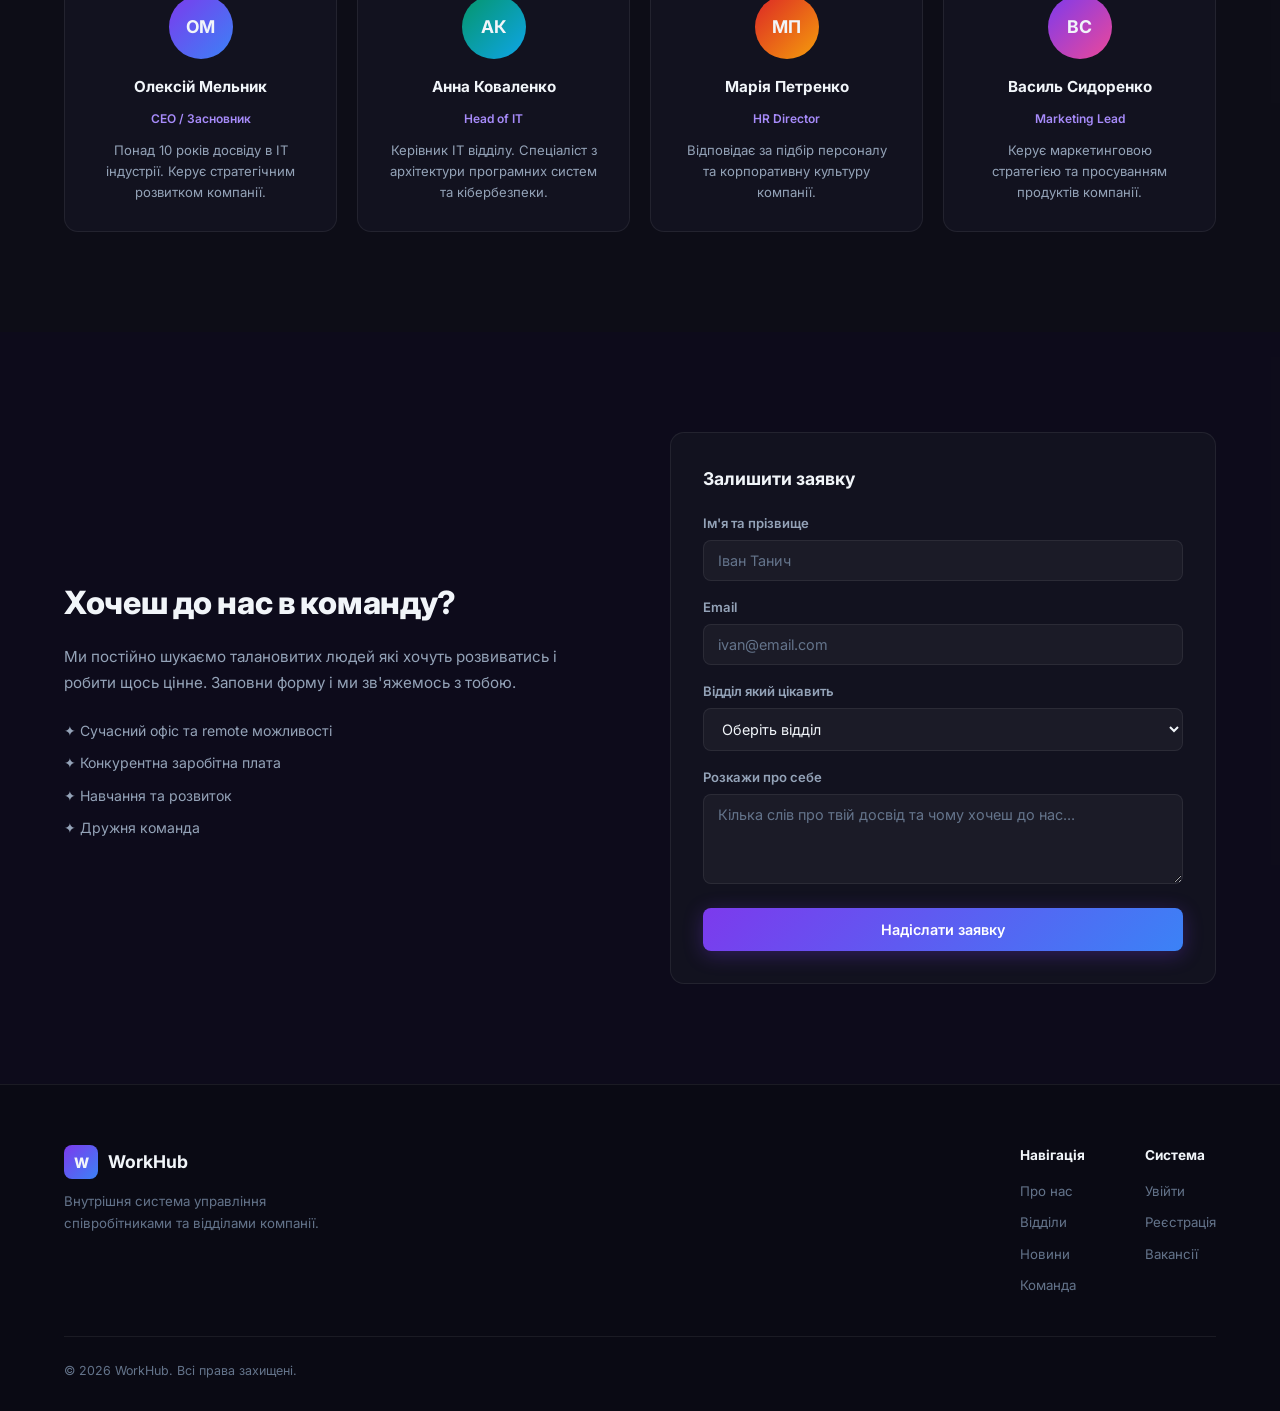
<file: pages/dashboard.html>
<!DOCTYPE html>
<html lang="uk">
<head>
  <meta charset="UTF-8"/>
  <meta name="viewport" content="width=device-width, initial-scale=1.0"/>
  <title>Дашборд — WorkHub</title>
  <link rel="preconnect" href="https://fonts.googleapis.com"/>
  <link href="https://fonts.googleapis.com/css2?family=Inter:wght@300;400;500;600;700;800&display=swap" rel="stylesheet"/>

  <link rel="stylesheet" href="../css/style.css"/>
  <link rel="stylesheet" href="../css/app.css"/>
  <link rel="stylesheet" href="../css/final.css"/>
</head>
<body class="app-body">

  <!-- ── SIDEBAR ── -->
  <aside class="sidebar" id="sidebar">
    <div class="sidebar-header">
      <a href="../index.html" class="nav-logo">
        <div class="logo-icon">W</div>
        <span>WorkHub</span>
      </a>
      <button class="sidebar-close" onclick="toggleSidebar()">✕</button>
    </div>

    <nav class="sidebar-nav">
      <div class="nav-section-label">Головне</div>
      <a href="dashboard.html" class="sidebar-link active">
        <span class="sl-icon">📊</span> Дашборд
      </a>
      <a href="my-space.html" class="sidebar-link">
        <span class="sl-icon">👤</span> Мій простір
      </a>
      <a href="tasks.html" class="sidebar-link">
        <span class="sl-icon">✅</span> Задачі
      </a>
      <a href="notes.html" class="sidebar-link">
        <span class="sl-icon">📝</span> Нотатки
      </a>

      <div class="nav-section-label">Відділ</div>
      <a href="department.html" class="sidebar-link">
        <span class="sl-icon">📁</span> Мій відділ
      </a>
      <a href="docs.html" class="sidebar-link">
        <span class="sl-icon">📄</span> Документи
      </a>
      <a href="team.html" class="sidebar-link">
        <span class="sl-icon">👥</span> Команда
      </a>
    </nav>

    <div class="sidebar-footer">
      <div class="sidebar-user" id="sidebarUser"></div>
      <button class="sidebar-logout" onclick="logout()">
        <span>🚪</span> Вийти
      </button>
    </div>
  </aside>

  <!-- ── MAIN ── -->
  <div class="app-main">

    <!-- Topbar -->
    <header class="app-topbar">
      <button class="topbar-burger" onclick="toggleSidebar()">☰</button>
      <div class="topbar-title" id="topbarTitle">Дашборд</div>
      <div class="topbar-right">
        <div class="topbar-user" id="topbarUser"></div>
      </div>
    </header>

    <!-- Content -->
    <main class="app-content">

      <!-- Привітання -->
      <div class="dash-greeting">
        <div>
          <h1 id="greetingText">Привіт 👋</h1>
          <p id="greetingRole" class="text-muted"></p>
        </div>
        <div class="dash-date" id="dashDate"></div>
      </div>

      <!-- Статистика -->
      <div class="stats-row" id="statsRow">
        <div class="stat-card">
          <div class="stat-card-icon" style="background:rgba(124,58,237,0.15);color:#A78BFA">✅</div>
          <div class="stat-card-body">
            <div class="stat-card-num" id="statMyTasks">—</div>
            <div class="stat-card-label">Мої задачі</div>
          </div>
        </div>
        <div class="stat-card">
          <div class="stat-card-icon" style="background:rgba(59,130,246,0.15);color:#60A5FA">📄</div>
          <div class="stat-card-body">
            <div class="stat-card-num" id="statDocs">—</div>
            <div class="stat-card-label">Документи</div>
          </div>
        </div>
        <div class="stat-card">
          <div class="stat-card-icon" style="background:rgba(16,185,129,0.15);color:#34D399">📝</div>
          <div class="stat-card-body">
            <div class="stat-card-num" id="statNotes">—</div>
            <div class="stat-card-label">Нотатки</div>
          </div>
        </div>
        <div class="stat-card">
          <div class="stat-card-icon" style="background:rgba(245,158,11,0.15);color:#FBBF24">👥</div>
          <div class="stat-card-body">
            <div class="stat-card-num" id="statTeam">—</div>
            <div class="stat-card-label">В команді</div>
          </div>
        </div>
      </div>

      <!-- Основна сітка -->
      <div class="dash-grid">

        <!-- Мої задачі -->
        <div class="app-card">
          <div class="app-card-header">
            <h3>Мої задачі</h3>
            <a href="tasks.html" class="app-card-link">Всі →</a>
          </div>
          <div id="myTasksList" class="tasks-list-mini"></div>
        </div>

        <!-- Відділ і обов'язки -->
        <div class="app-card">
          <div class="app-card-header">
            <h3>Мої обов'язки</h3>
            <a href="my-space.html" class="app-card-link">Детальніше →</a>
          </div>
          <div id="myDutiesList" class="duties-list-mini"></div>
        </div>

        <!-- Останні нотатки -->
        <div class="app-card">
          <div class="app-card-header">
            <h3>Нотатки</h3>
            <a href="notes.html" class="app-card-link">Всі →</a>
          </div>
          <div id="myNotesList" class="notes-list-mini"></div>
          <button class="btn-primary btn-sm" onclick="location.href='notes.html'" style="margin-top:12px">
            + Нова нотатка
          </button>
        </div>

        <!-- Новини відділу -->
        <div class="app-card">
          <div class="app-card-header">
            <h3>Новини компанії</h3>
            <a href="department.html" class="app-card-link">Відділ →</a>
          </div>
          <div id="dashNewsList" class="news-list-mini"></div>
        </div>

      </div>
    </main>
  </div>

  <!-- Toast -->
  <div class="toast" id="toast"></div>

  <script src="../js/data.js"></script>
  <script src="../js/auth.js"></script>
  <script src="../js/app.js"></script>
  <script>
    const session = requireEmployee();
    if (session) initDashboard(session);
  </script>
</body>
</html>
</file>
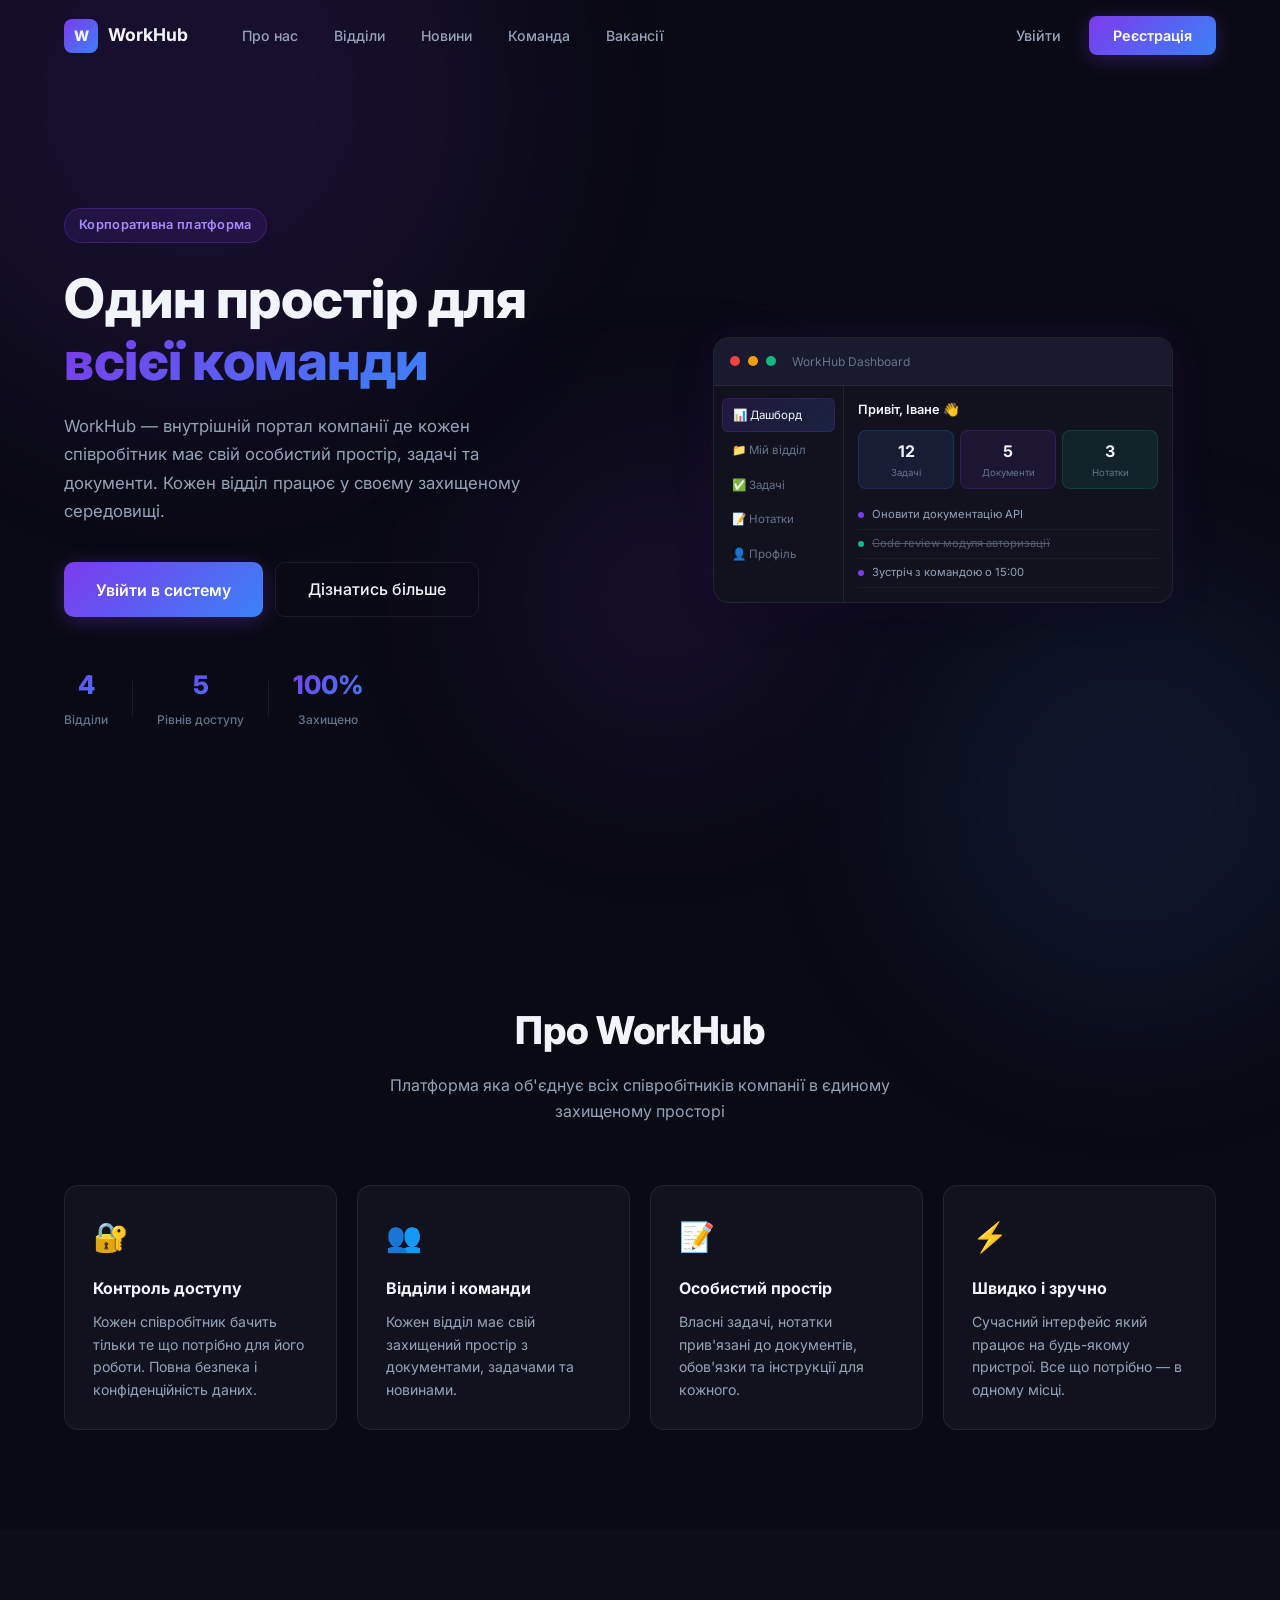
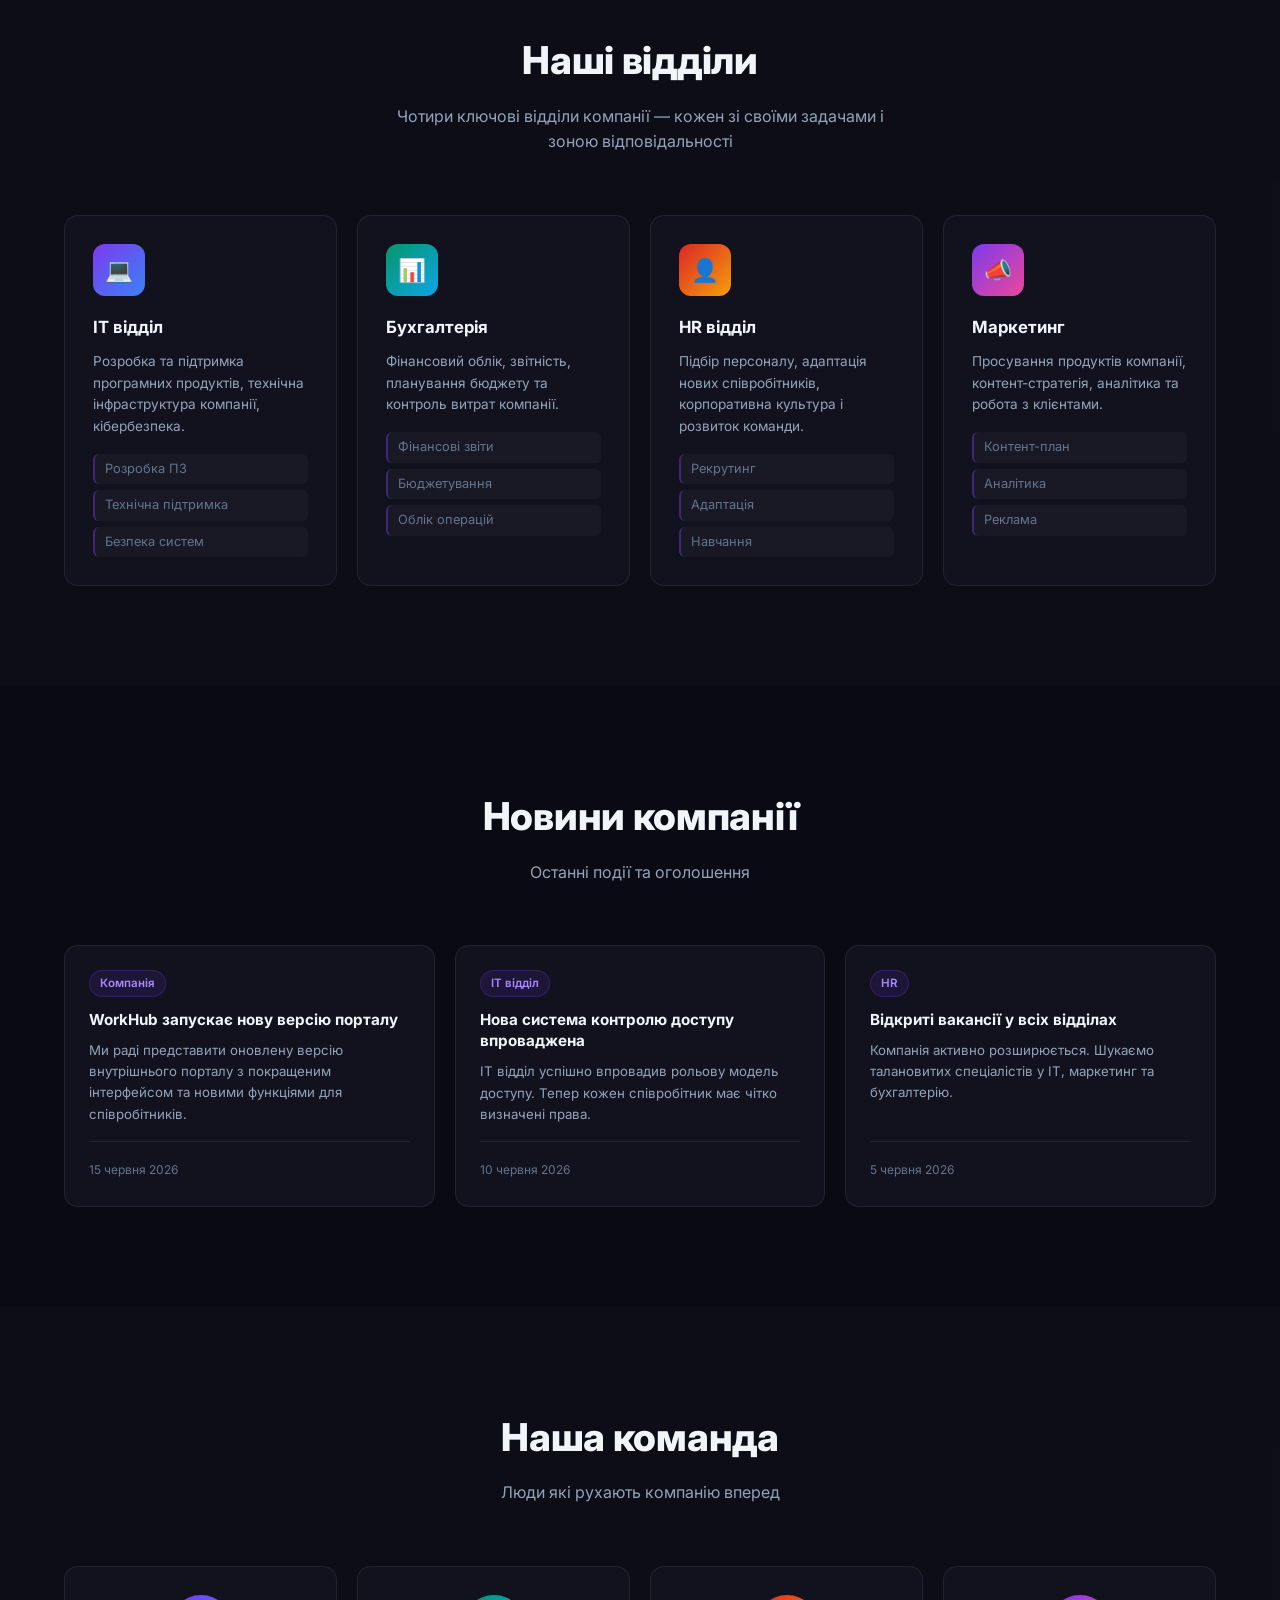
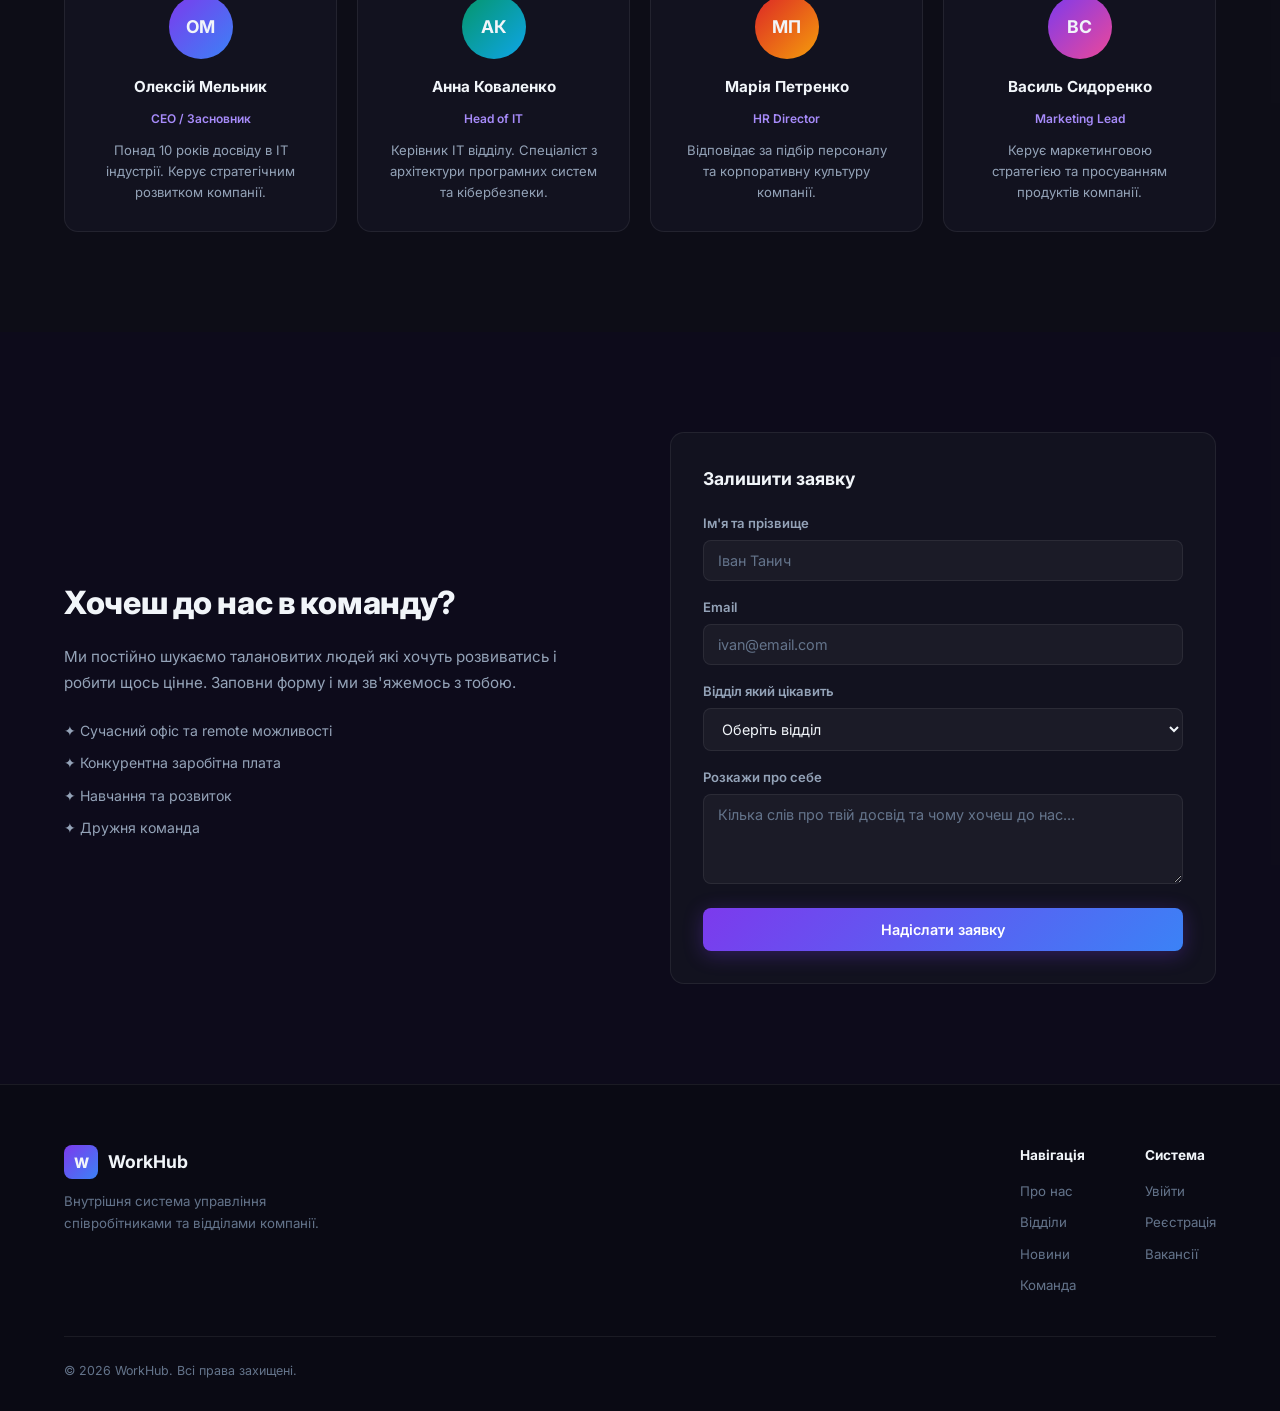
<file: pages/department.html>
<!DOCTYPE html>
<html lang="uk">
<head>
  <meta charset="UTF-8"/>
  <meta name="viewport" content="width=device-width, initial-scale=1.0"/>
  <title>Мій відділ — WorkHub</title>
  <link rel="preconnect" href="https://fonts.googleapis.com"/>
  <link href="https://fonts.googleapis.com/css2?family=Inter:wght@300;400;500;600;700;800&display=swap" rel="stylesheet"/>

  <link rel="stylesheet" href="../css/style.css"/>
  <link rel="stylesheet" href="../css/app.css"/>
  <link rel="stylesheet" href="../css/my-space.css"/>
  <link rel="stylesheet" href="../css/department.css"/>
  <link rel="stylesheet" href="../css/final.css"/>
</head>
<body class="app-body">

  <aside class="sidebar" id="sidebar">
    <div class="sidebar-header">
      <a href="../index.html" class="nav-logo">
        <div class="logo-icon">W</div><span>WorkHub</span>
      </a>
      <button class="sidebar-close" onclick="toggleSidebar()">✕</button>
    </div>
    <nav class="sidebar-nav">
      <div class="nav-section-label">Головне</div>
      <a href="dashboard.html"  class="sidebar-link"><span class="sl-icon">📊</span> Дашборд</a>
      <a href="my-space.html"   class="sidebar-link"><span class="sl-icon">👤</span> Мій простір</a>
      <a href="tasks.html"      class="sidebar-link"><span class="sl-icon">✅</span> Задачі</a>
      <a href="notes.html"      class="sidebar-link"><span class="sl-icon">📝</span> Нотатки</a>
      <div class="nav-section-label">Відділ</div>
      <a href="department.html" class="sidebar-link active"><span class="sl-icon">📁</span> Мій відділ</a>
      <a href="docs.html"       class="sidebar-link"><span class="sl-icon">📄</span> Документи</a>
      <a href="team.html"       class="sidebar-link"><span class="sl-icon">👥</span> Команда</a>
    </nav>
    <div class="sidebar-footer">
      <div class="sidebar-user" id="sidebarUser"></div>
      <button class="sidebar-logout" onclick="logout()">
        <span>🚪</span> Вийти
      </button>
    </div>
  </aside>

  <div class="app-main">
    <header class="app-topbar">
      <button class="topbar-burger" onclick="toggleSidebar()">☰</button>
      <div class="topbar-title" id="deptTopbarTitle">Мій відділ</div>
      <div class="topbar-right">
        <div class="topbar-user" id="topbarUser"></div>
      </div>
    </header>

    <main class="app-content">

      <!-- Шапка відділу -->
      <div class="dept-hero" id="deptHero">
        <div class="dept-hero-icon" id="deptHeroIcon"></div>
        <div class="dept-hero-info">
          <h1 id="deptHeroName"></h1>
          <p id="deptHeroDesc"></p>
        </div>
        <div class="dept-hero-stats" id="deptHeroStats"></div>
      </div>

      <!-- Вкладки -->
      <div class="space-tabs">
        <button class="space-tab active" onclick="switchDeptTab('news', this)">📢 Новини відділу</button>
        <button class="space-tab" onclick="switchDeptTab('tasks', this)">✅ Задачі відділу</button>
        <button class="space-tab" onclick="switchDeptTab('docs', this)">📄 Документи</button>
      </div>

      <!-- Новини відділу -->
      <div id="deptTabNews" class="tab-content">
        <div class="dept-news-grid" id="deptNewsList"></div>
      </div>

      <!-- Задачі відділу -->
      <div id="deptTabTasks" class="tab-content" style="display:none">
        <div class="app-card">
          <div class="app-card-header">
            <h3>Всі задачі відділу</h3>
            <div id="deptTasksManagerBtn"></div>
          </div>
          <div id="deptTasksList"></div>
        </div>
      </div>

      <!-- Документи відділу -->
      <div id="deptTabDocs" class="tab-content" style="display:none">
        <div class="app-card">
          <div class="app-card-header">
            <h3>Документи відділу</h3>
          </div>
          <div id="deptDocsList"></div>
        </div>
      </div>

    </main>
  </div>

  <div class="toast" id="toast"></div>

  <script src="../js/data.js"></script>
  <script src="../js/auth.js"></script>
  <script src="../js/app.js"></script>
  <script src="../js/department.js"></script>
  <script>
    const session = requireEmployee();
    if (session) initDepartment(session);
  </script>
</body>
</html>
</file>
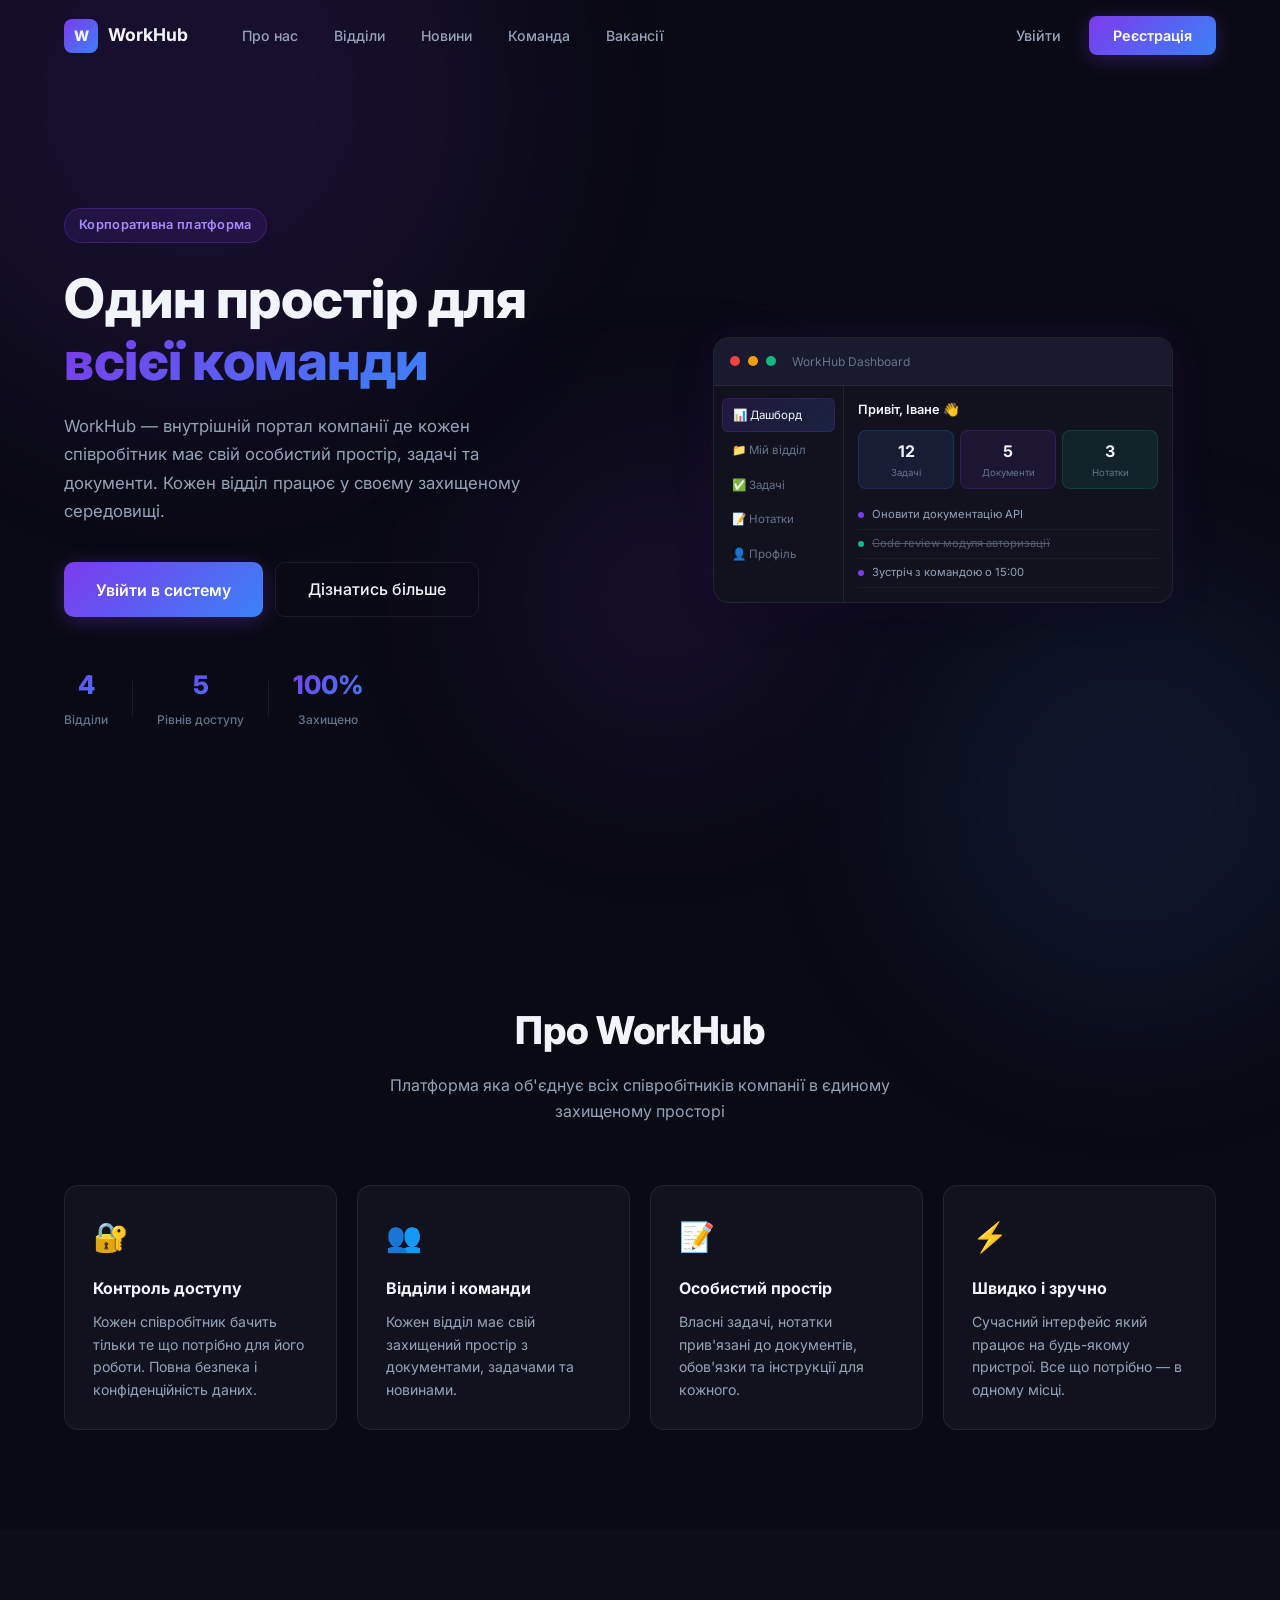
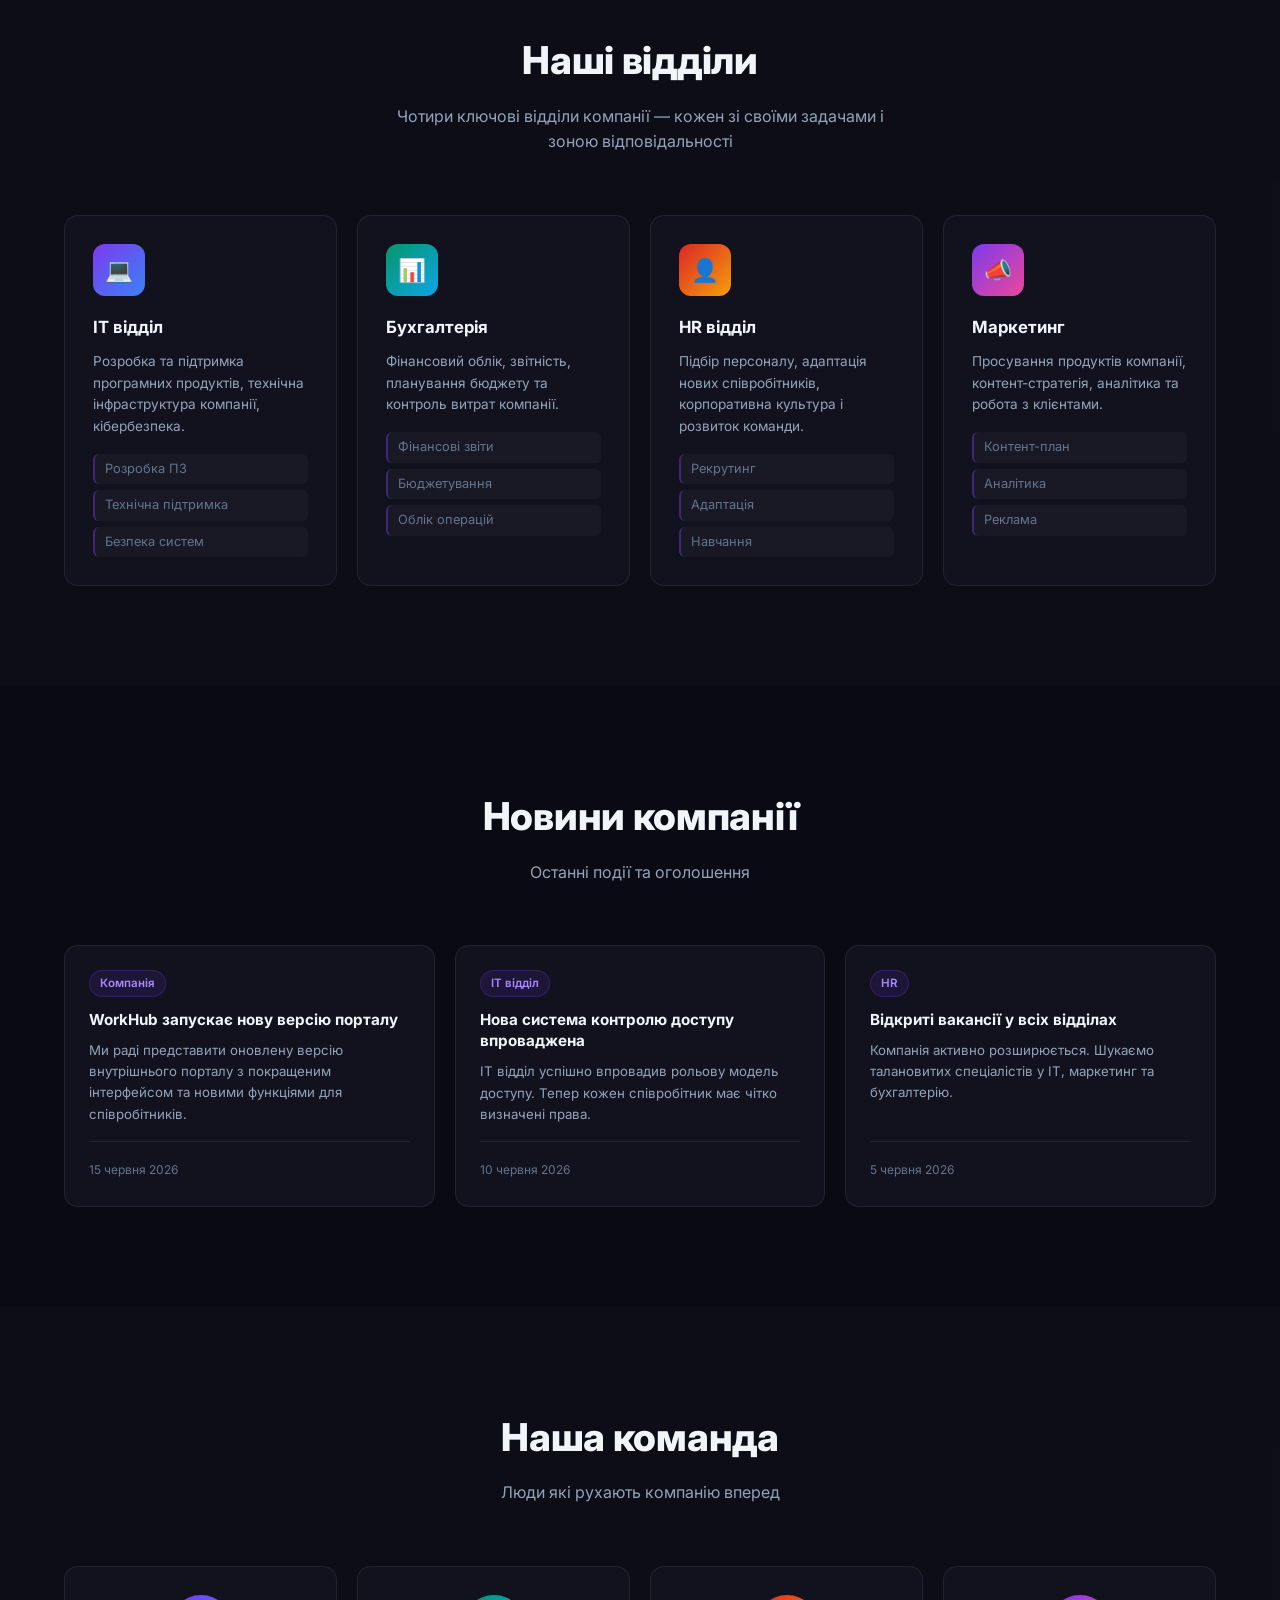
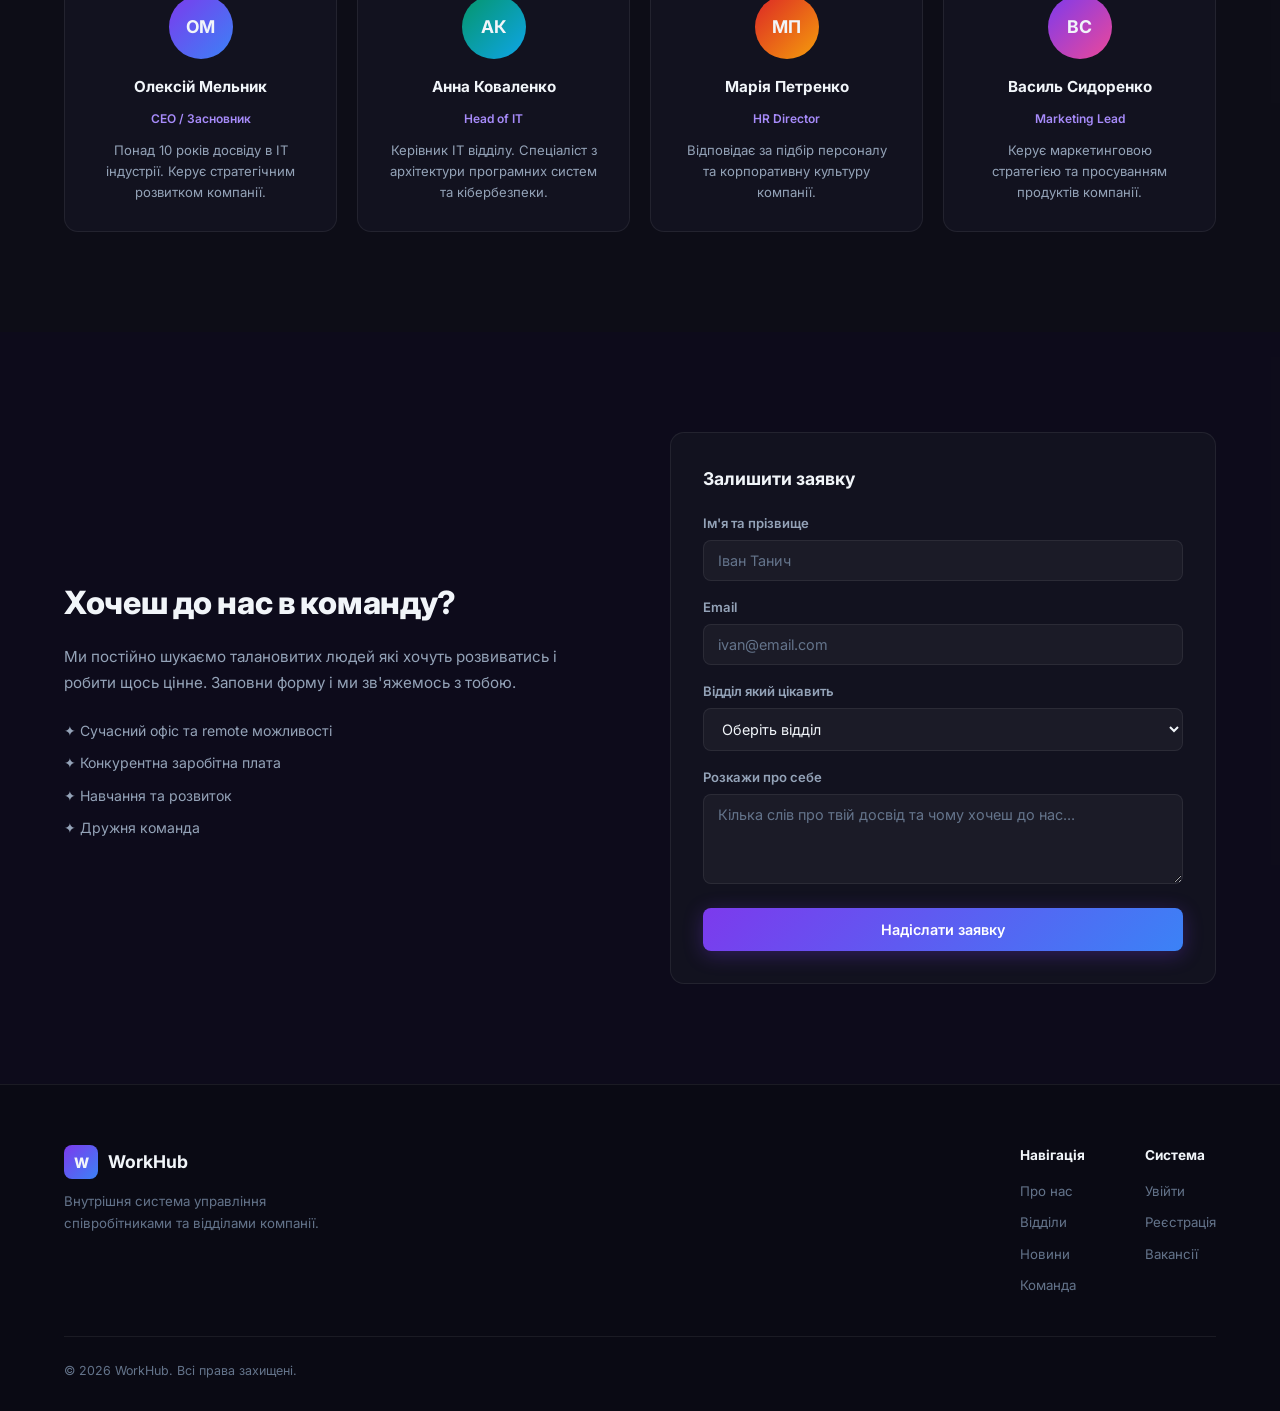
<file: pages/docs.html>
<!DOCTYPE html>
<html lang="uk">
<head>
  <meta charset="UTF-8"/>
  <meta name="viewport" content="width=device-width, initial-scale=1.0"/>
  <title>Документи — WorkHub</title>
  <link rel="preconnect" href="https://fonts.googleapis.com"/>
  <link href="https://fonts.googleapis.com/css2?family=Inter:wght@300;400;500;600;700;800&display=swap" rel="stylesheet"/>

  <link rel="stylesheet" href="../css/style.css"/>
  <link rel="stylesheet" href="../css/app.css"/>
  <link rel="stylesheet" href="../css/notes.css"/>
  <link rel="stylesheet" href="../css/my-space.css"/>
  <link rel="stylesheet" href="../css/final.css"/>
</head>
<body class="app-body">

  <!-- SIDEBAR -->
  <aside class="sidebar" id="sidebar">
    <div class="sidebar-header">
      <a href="../index.html" class="nav-logo">
        <div class="logo-icon">W</div>
        <span>WorkHub</span>
      </a>
      <button class="sidebar-close" onclick="toggleSidebar()">✕</button>
    </div>
    <nav class="sidebar-nav">
      <div class="nav-section-label">Головне</div>
      <a href="dashboard.html" class="sidebar-link"><span class="sl-icon">📊</span> Дашборд</a>
      <a href="my-space.html"  class="sidebar-link"><span class="sl-icon">👤</span> Мій простір</a>
      <a href="tasks.html"     class="sidebar-link"><span class="sl-icon">✅</span> Задачі</a>
      <a href="notes.html"     class="sidebar-link"><span class="sl-icon">📝</span> Нотатки</a>
      <div class="nav-section-label">Відділ</div>
      <a href="department.html" class="sidebar-link"><span class="sl-icon">📁</span> Мій відділ</a>
      <a href="docs.html"       class="sidebar-link active"><span class="sl-icon">📄</span> Документи</a>
      <a href="team.html"       class="sidebar-link"><span class="sl-icon">👥</span> Команда</a>
    </nav>
    <div class="sidebar-footer">
      <div class="sidebar-user" id="sidebarUser"></div>
      <button class="sidebar-logout" onclick="logout()">
        <span>🚪</span> Вийти
      </button>
    </div>
  </aside>

  <!-- MAIN -->
  <div class="app-main">
    <header class="app-topbar">
      <button class="topbar-burger" onclick="toggleSidebar()">☰</button>
      <div class="topbar-title">Документи</div>
      <div class="topbar-right">
        <div class="topbar-user" id="topbarUser"></div>
      </div>
    </header>

    <main class="app-content">
      <div class="docs-layout">

        <!-- Список документів -->
        <div class="docs-sidebar">
          <div class="docs-sidebar-header">
            <h2>Документи</h2>
          </div>
          <div class="docs-list" id="docsList"></div>
        </div>

        <!-- Перегляд документа -->
        <div class="docs-viewer" id="docsViewer">
          <div class="docs-empty-state" id="docsEmptyState">
            <div class="notes-empty-icon">📄</div>
            <h3>Оберіть документ</h3>
            <p>Виберіть документ зі списку зліва</p>
          </div>

          <div class="doc-content-wrap" id="docContentWrap" style="display:none">
            <div class="doc-content-header">
              <div>
                <h2 id="docTitle"></h2>
                <div class="doc-meta" id="docMeta"></div>
              </div>
              <div class="doc-actions" id="docActions"></div>
            </div>

            <!-- Підказка про виділення -->
            <div class="doc-hint">
              💡 Виділіть будь-який текст щоб додати його в нотатки
            </div>

            <div class="doc-content doc-text-selectable" id="docContent"></div>
          </div>
        </div>
      </div>
    </main>
  </div>

  <!-- Popup при виділенні тексту -->
  <div class="selection-popup" id="selectionPopup" style="display:none">
    <button class="sel-btn sel-btn-note" onclick="addSelectionToNote()">📝 В нотатки</button>
    <button class="sel-btn sel-btn-copy" onclick="copySelection()">📋 Копіювати</button>
  </div>

  <div class="toast" id="toast"></div>

  <script src="../js/data.js"></script>
  <script src="../js/auth.js"></script>
  <script src="../js/app.js"></script>
  <script src="../js/docs.js"></script>
  <script>
    const session = requireEmployee();
    if (session) initDocs(session);
  </script>
</body>
</html>
</file>
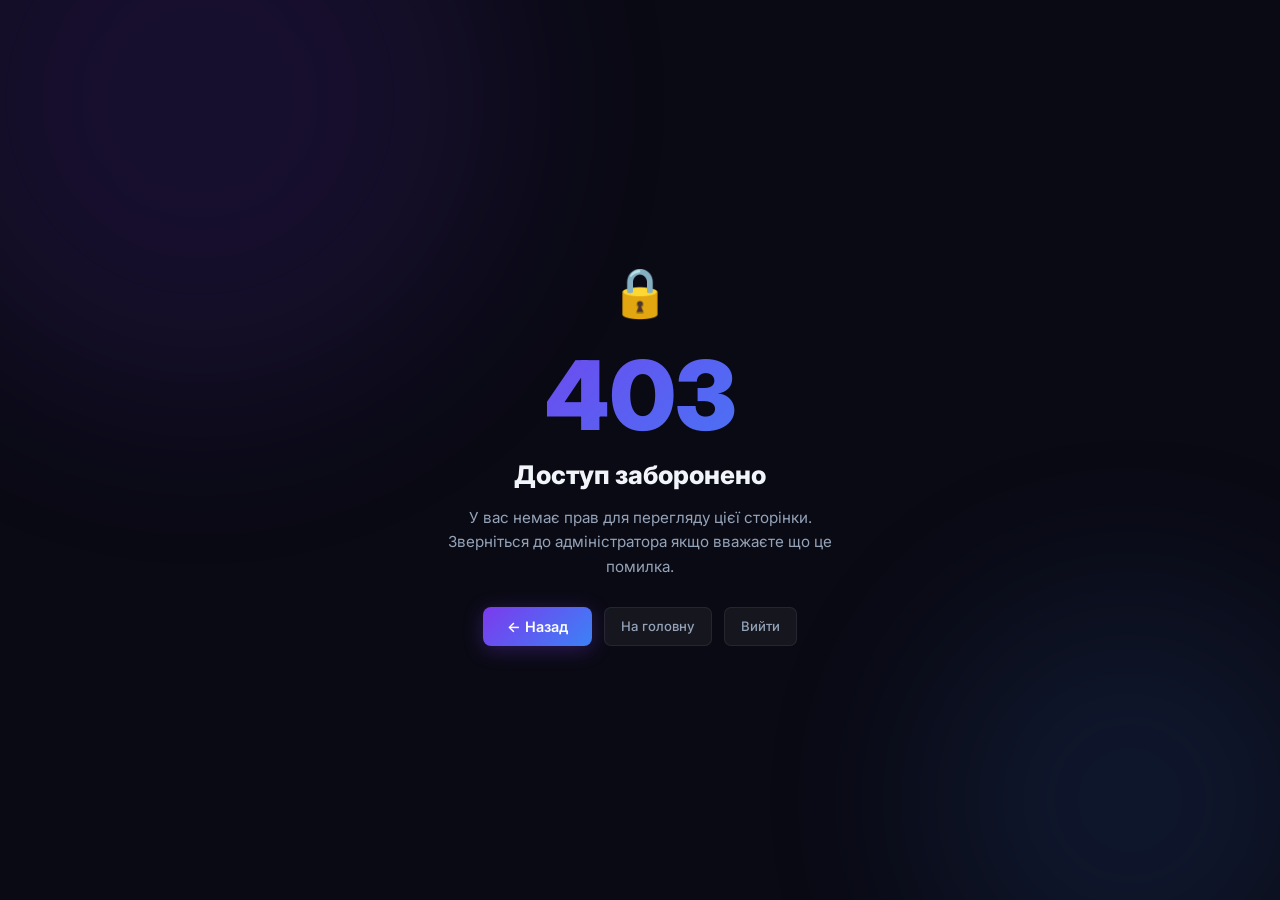
<file: pages/forbidden.html>
<!DOCTYPE html>
<html lang="uk">
<head>
  <meta charset="UTF-8"/>
  <meta name="viewport" content="width=device-width, initial-scale=1.0"/>
  <title>403 — Доступ заборонено | WorkHub</title>
  <link rel="preconnect" href="https://fonts.googleapis.com"/>
  <link href="https://fonts.googleapis.com/css2?family=Inter:wght@400;600;700;800&display=swap" rel="stylesheet"/>

  <link rel="stylesheet" href="../css/style.css"/>
  <link rel="stylesheet" href="../css/app.css"/>
  <link rel="stylesheet" href="../css/final.css"/>
</head>
<body>
  <div class="forbidden-page">
    <div class="hero-bg">
      <div class="hero-orb orb-1"></div>
      <div class="hero-orb orb-2"></div>
    </div>
    <div class="forbidden-box">
      <div class="forbidden-icon">🔒</div>
      <div class="forbidden-code">403</div>
      <h1 class="forbidden-title">Доступ заборонено</h1>
      <p class="forbidden-desc">
        У вас немає прав для перегляду цієї сторінки.<br/>
        Зверніться до адміністратора якщо вважаєте що це помилка.
      </p>
      <div class="forbidden-actions">
        <button class="btn-primary" onclick="history.back()">← Назад</button>
        <button class="btn-secondary" onclick="window.location.href='../index.html'">На головну</button>
        <button class="btn-secondary" onclick="logout()">Вийти</button>
      </div>
    </div>
  </div>
  <script src="../js/data.js"></script>
  <script src="../js/auth.js"></script>
</body>
</html>
</file>
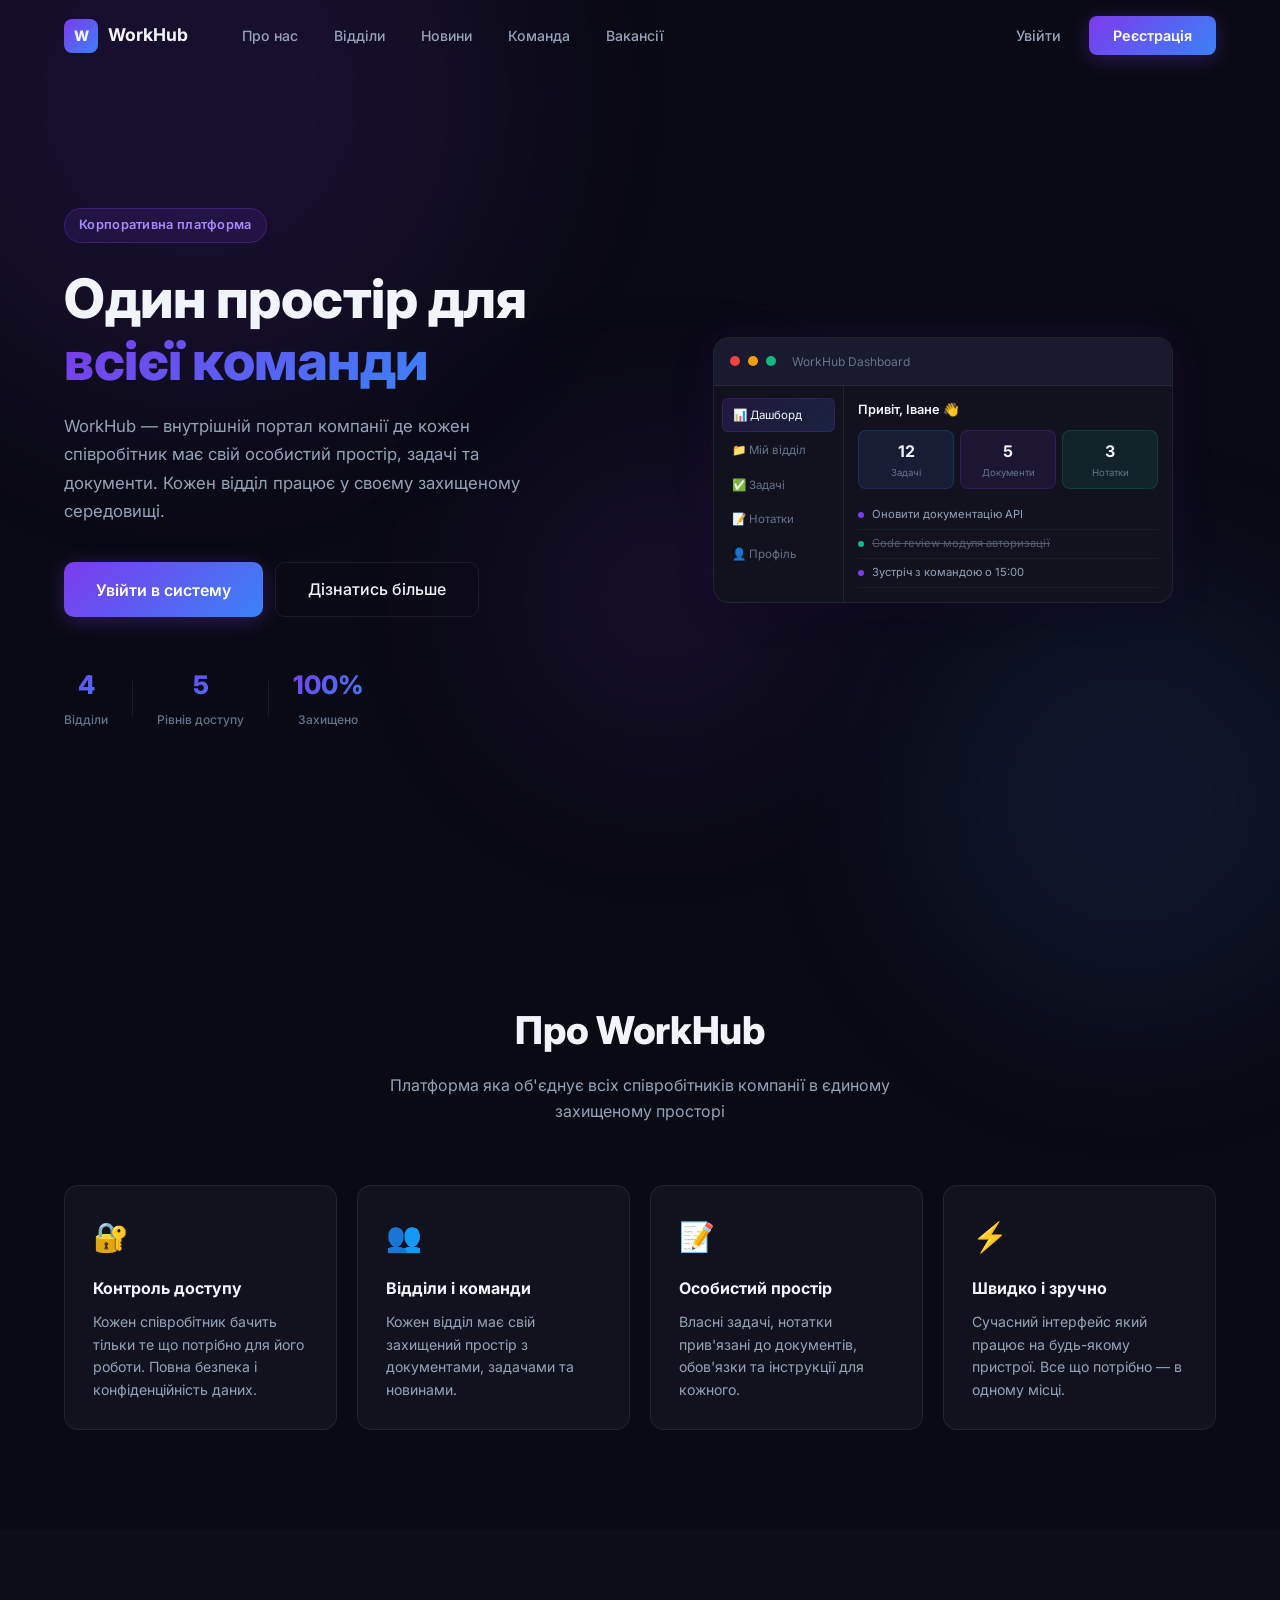
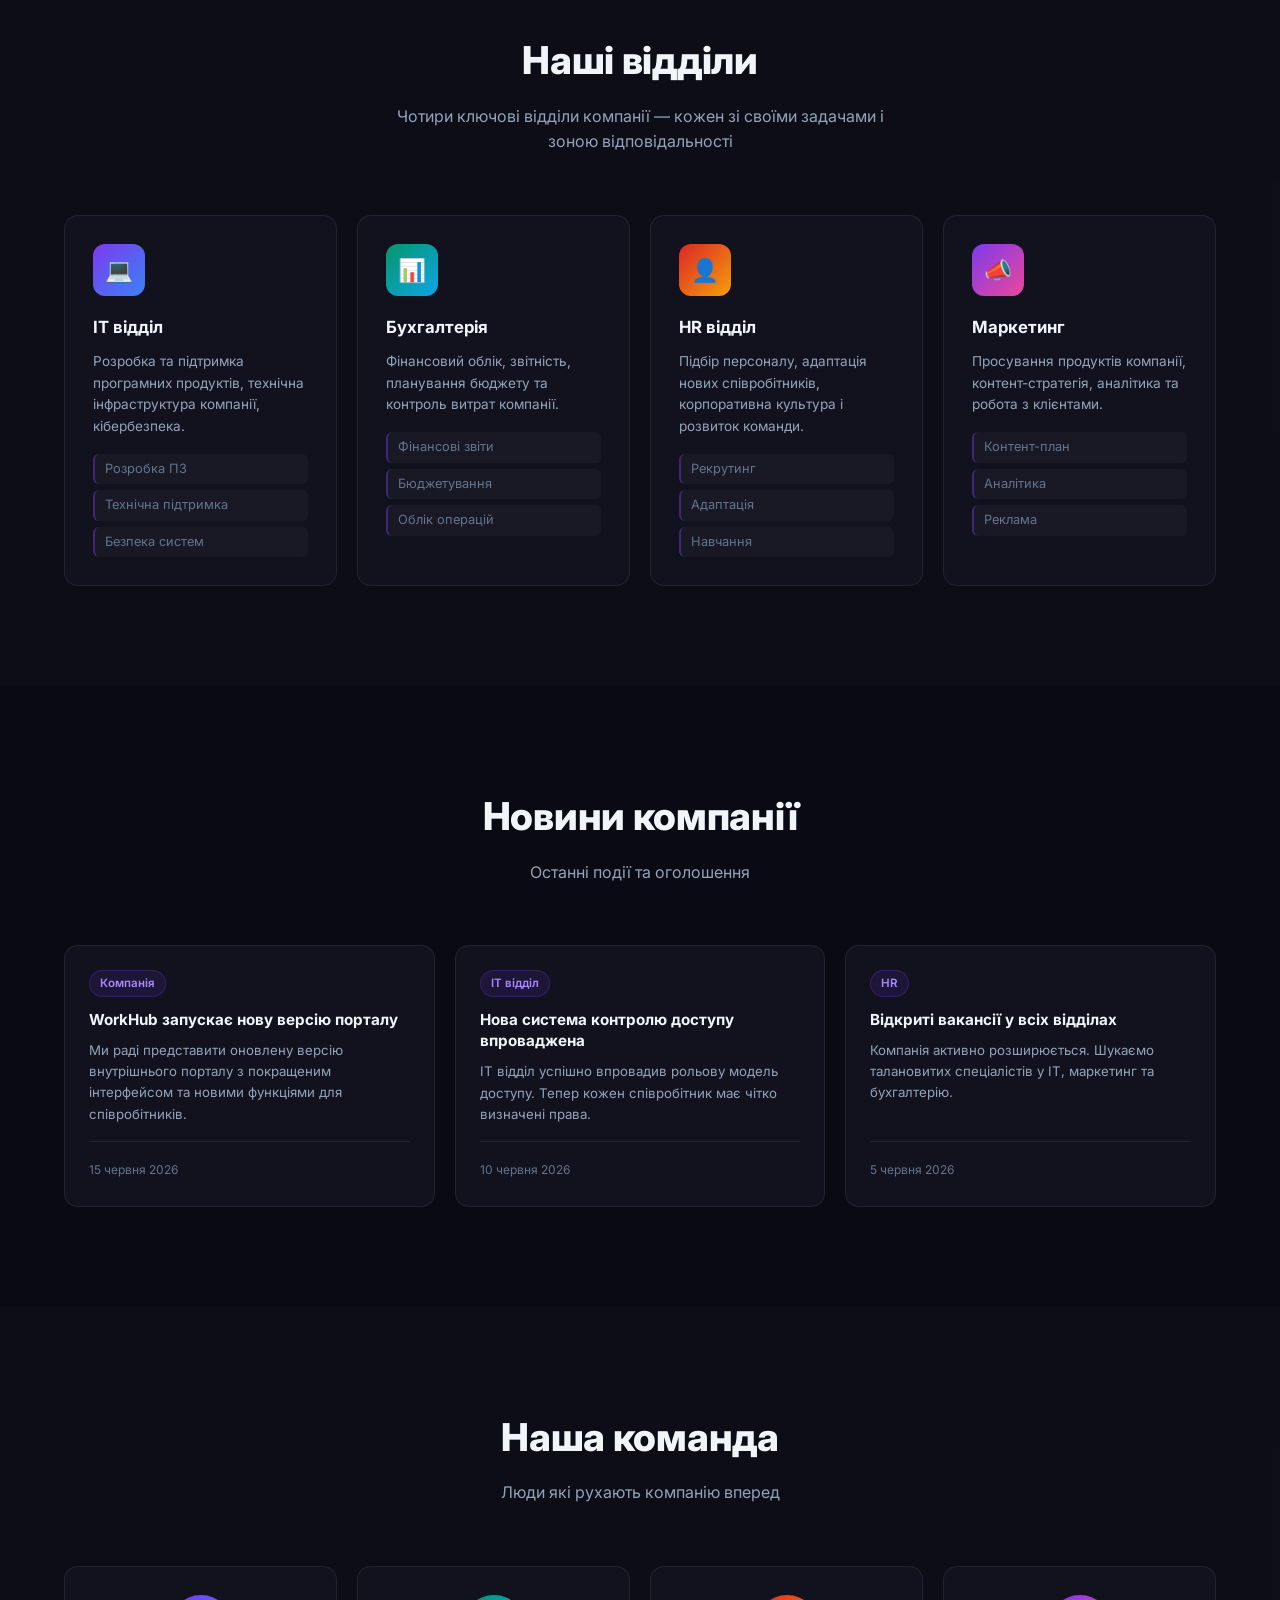
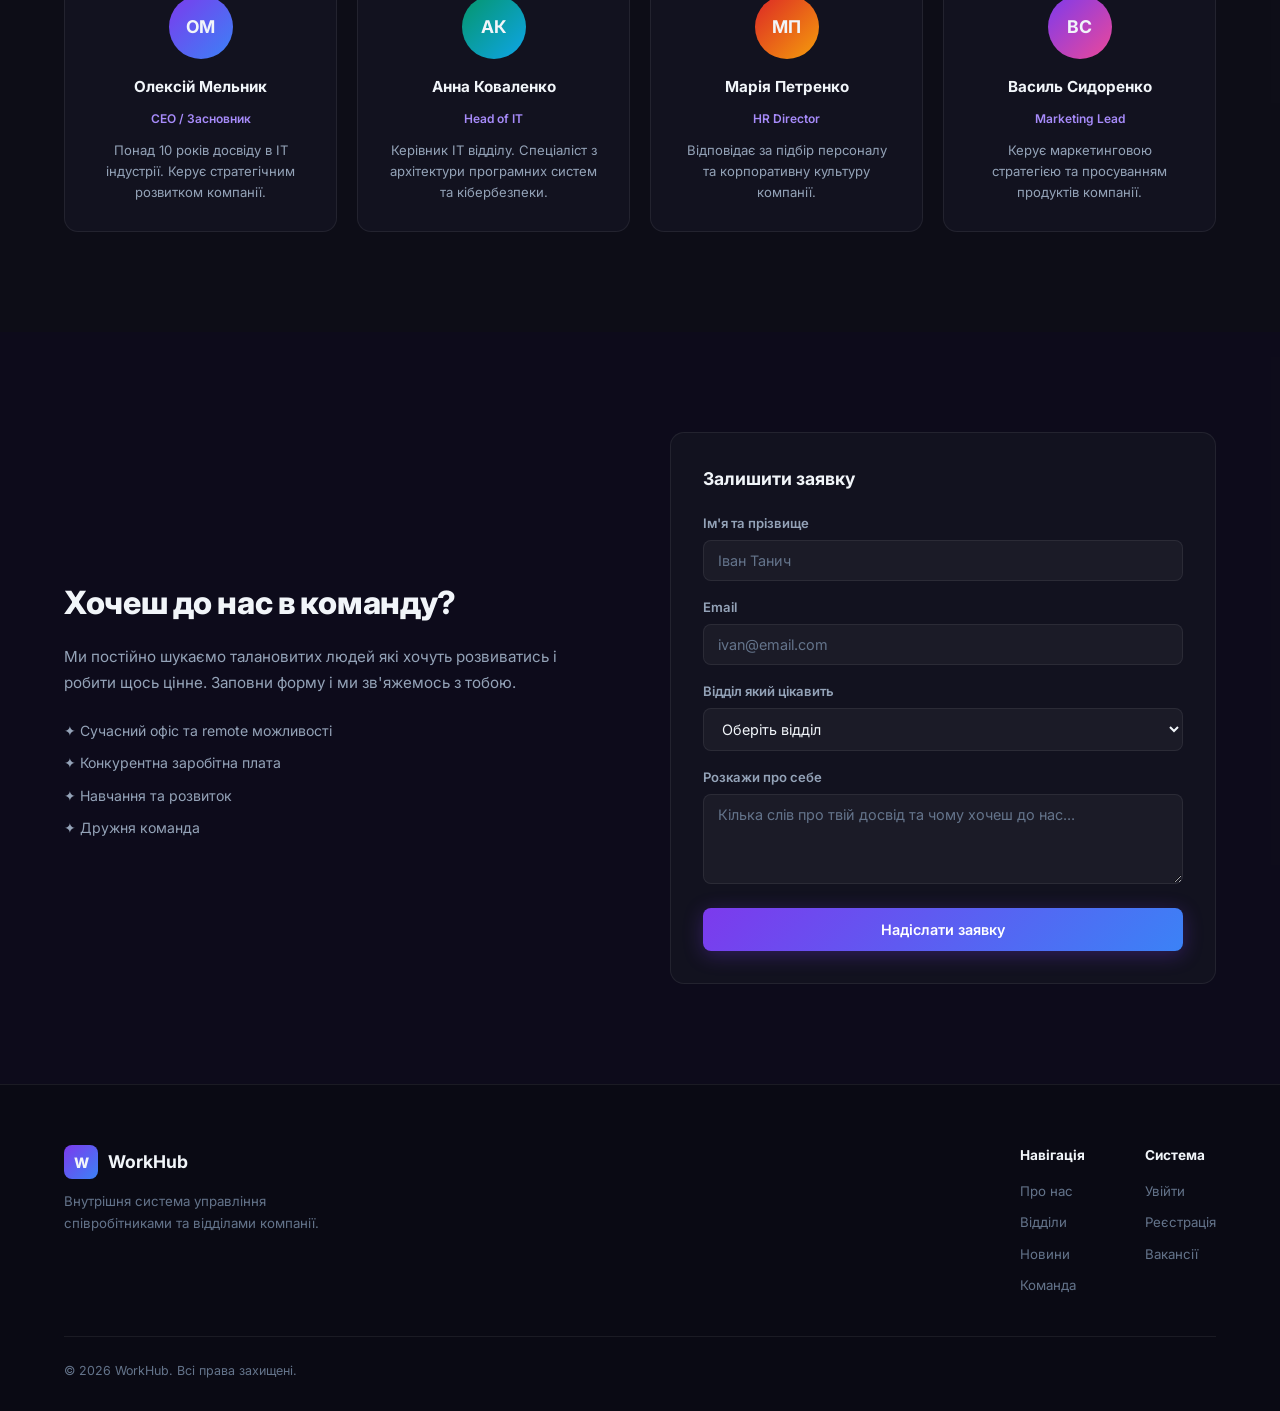
<file: pages/my-space.html>
<!DOCTYPE html>
<html lang="uk">
<head>
  <meta charset="UTF-8"/>
  <meta name="viewport" content="width=device-width, initial-scale=1.0"/>
  <title>Мій простір — WorkHub</title>
  <link rel="preconnect" href="https://fonts.googleapis.com"/>
  <link href="https://fonts.googleapis.com/css2?family=Inter:wght@300;400;500;600;700;800&display=swap" rel="stylesheet"/>

  <link rel="stylesheet" href="../css/style.css"/>
  <link rel="stylesheet" href="../css/app.css"/>
  <link rel="stylesheet" href="../css/my-space.css"/>
  <link rel="stylesheet" href="../css/final.css"/>
</head>
<body class="app-body">

  <aside class="sidebar" id="sidebar">
    <div class="sidebar-header">
      <a href="../index.html" class="nav-logo">
        <div class="logo-icon">W</div><span>WorkHub</span>
      </a>
      <button class="sidebar-close" onclick="toggleSidebar()">✕</button>
    </div>
    <nav class="sidebar-nav">
      <div class="nav-section-label">Головне</div>
      <a href="dashboard.html" class="sidebar-link"><span class="sl-icon">📊</span> Дашборд</a>
      <a href="my-space.html"  class="sidebar-link active"><span class="sl-icon">👤</span> Мій простір</a>
      <a href="tasks.html"     class="sidebar-link"><span class="sl-icon">✅</span> Задачі</a>
      <a href="notes.html"     class="sidebar-link"><span class="sl-icon">📝</span> Нотатки</a>
      <div class="nav-section-label">Відділ</div>
      <a href="department.html" class="sidebar-link"><span class="sl-icon">📁</span> Мій відділ</a>
      <a href="docs.html"       class="sidebar-link"><span class="sl-icon">📄</span> Документи</a>
      <a href="team.html"       class="sidebar-link"><span class="sl-icon">👥</span> Команда</a>
    </nav>
    <div class="sidebar-footer">
      <div class="sidebar-user" id="sidebarUser"></div>
      <button class="sidebar-logout" onclick="logout()">
        <span>🚪</span> Вийти
      </button>
    </div>
  </aside>

  <div class="app-main">
    <header class="app-topbar">
      <button class="topbar-burger" onclick="toggleSidebar()">☰</button>
      <div class="topbar-title">Мій простір</div>
      <div class="topbar-right">
        <div class="topbar-user" id="topbarUser"></div>
      </div>
    </header>

    <main class="app-content">

      <!-- Профіль -->
      <div class="profile-hero">
        <div class="profile-avatar" id="profileAvatar"></div>
        <div class="profile-info">
          <h1 id="profileName"></h1>
          <div class="profile-meta" id="profileMeta"></div>
          <div class="profile-dept" id="profileDept"></div>
        </div>
        <button class="btn-secondary btn-sm" onclick="openEditProfile()">✏️ Редагувати</button>
      </div>

      <!-- Вкладки -->
      <div class="space-tabs">
        <button class="space-tab active" onclick="switchTab('duties', this)">📋 Обов'язки</button>
        <button class="space-tab" onclick="switchTab('instructions', this)">📖 Інструкції</button>
        <button class="space-tab" onclick="switchTab('activity', this)">⚡ Активність</button>
      </div>

      <!-- Вміст вкладок -->
      <div id="tabDuties" class="tab-content">
        <div class="app-card">
          <div class="app-card-header">
            <h3>Мої обов'язки</h3>
          </div>
          <div id="dutiesList" class="duties-full-list"></div>
        </div>
      </div>

      <div id="tabInstructions" class="tab-content" style="display:none">
        <div class="app-card">
          <div class="app-card-header">
            <h3>Інструкції для моєї посади</h3>
          </div>
          <div id="instructionsList"></div>
        </div>
      </div>

      <div id="tabActivity" class="tab-content" style="display:none">
        <div class="app-card">
          <div class="app-card-header">
            <h3>Моя активність</h3>
          </div>
          <div id="activityList"></div>
        </div>
      </div>

    </main>
  </div>

  <!-- Модалка редагування профілю -->
  <div class="modal-overlay" id="editProfileModal" onclick="closeModalOutside(event,'editProfileModal')">
    <div class="modal">
      <button class="modal-close" onclick="closeModal('editProfileModal')">✕</button>
      <h2 class="modal-title">Редагувати профіль</h2>
      <form onsubmit="saveProfile(event)">
        <div class="form-group">
          <label>Ім'я та прізвище</label>
          <input type="text" id="editName" required/>
        </div>
        <div class="form-group">
          <label>Email</label>
          <input type="email" id="editEmail" required/>
        </div>
        <div class="form-group">
          <label>Новий пароль (залиш порожнім якщо не змінюєш)</label>
          <input type="password" id="editPassword" placeholder="Мінімум 6 символів"/>
        </div>
        <div id="editProfileError" class="form-error" style="display:none"></div>
        <button type="submit" class="btn-primary btn-full">Зберегти</button>
      </form>
    </div>
  </div>

  <div class="toast" id="toast"></div>

  <script src="../js/data.js"></script>
  <script src="../js/auth.js"></script>
  <script src="../js/app.js"></script>
  <script src="../js/my-space.js"></script>
  <script>
    const session = requireEmployee();
    if (session) initMySpace(session);
  </script>
</body>
</html>
</file>
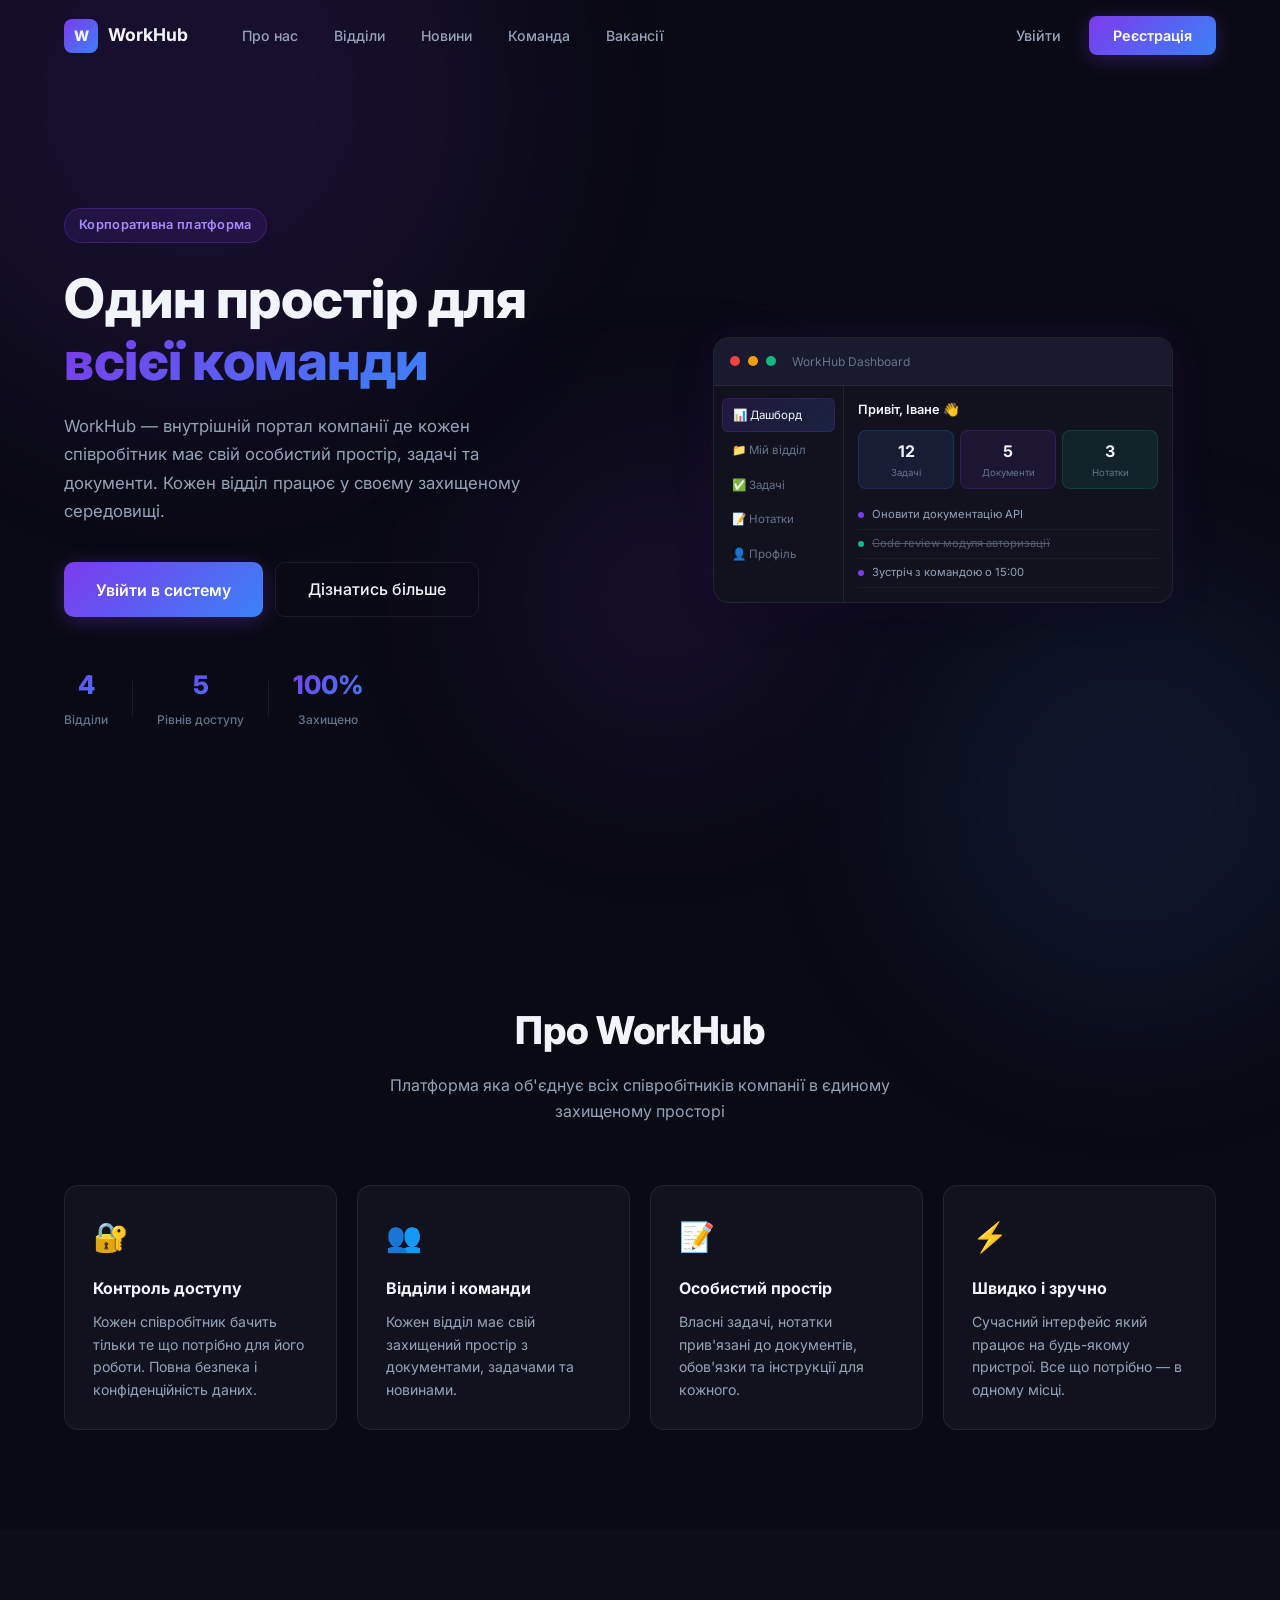
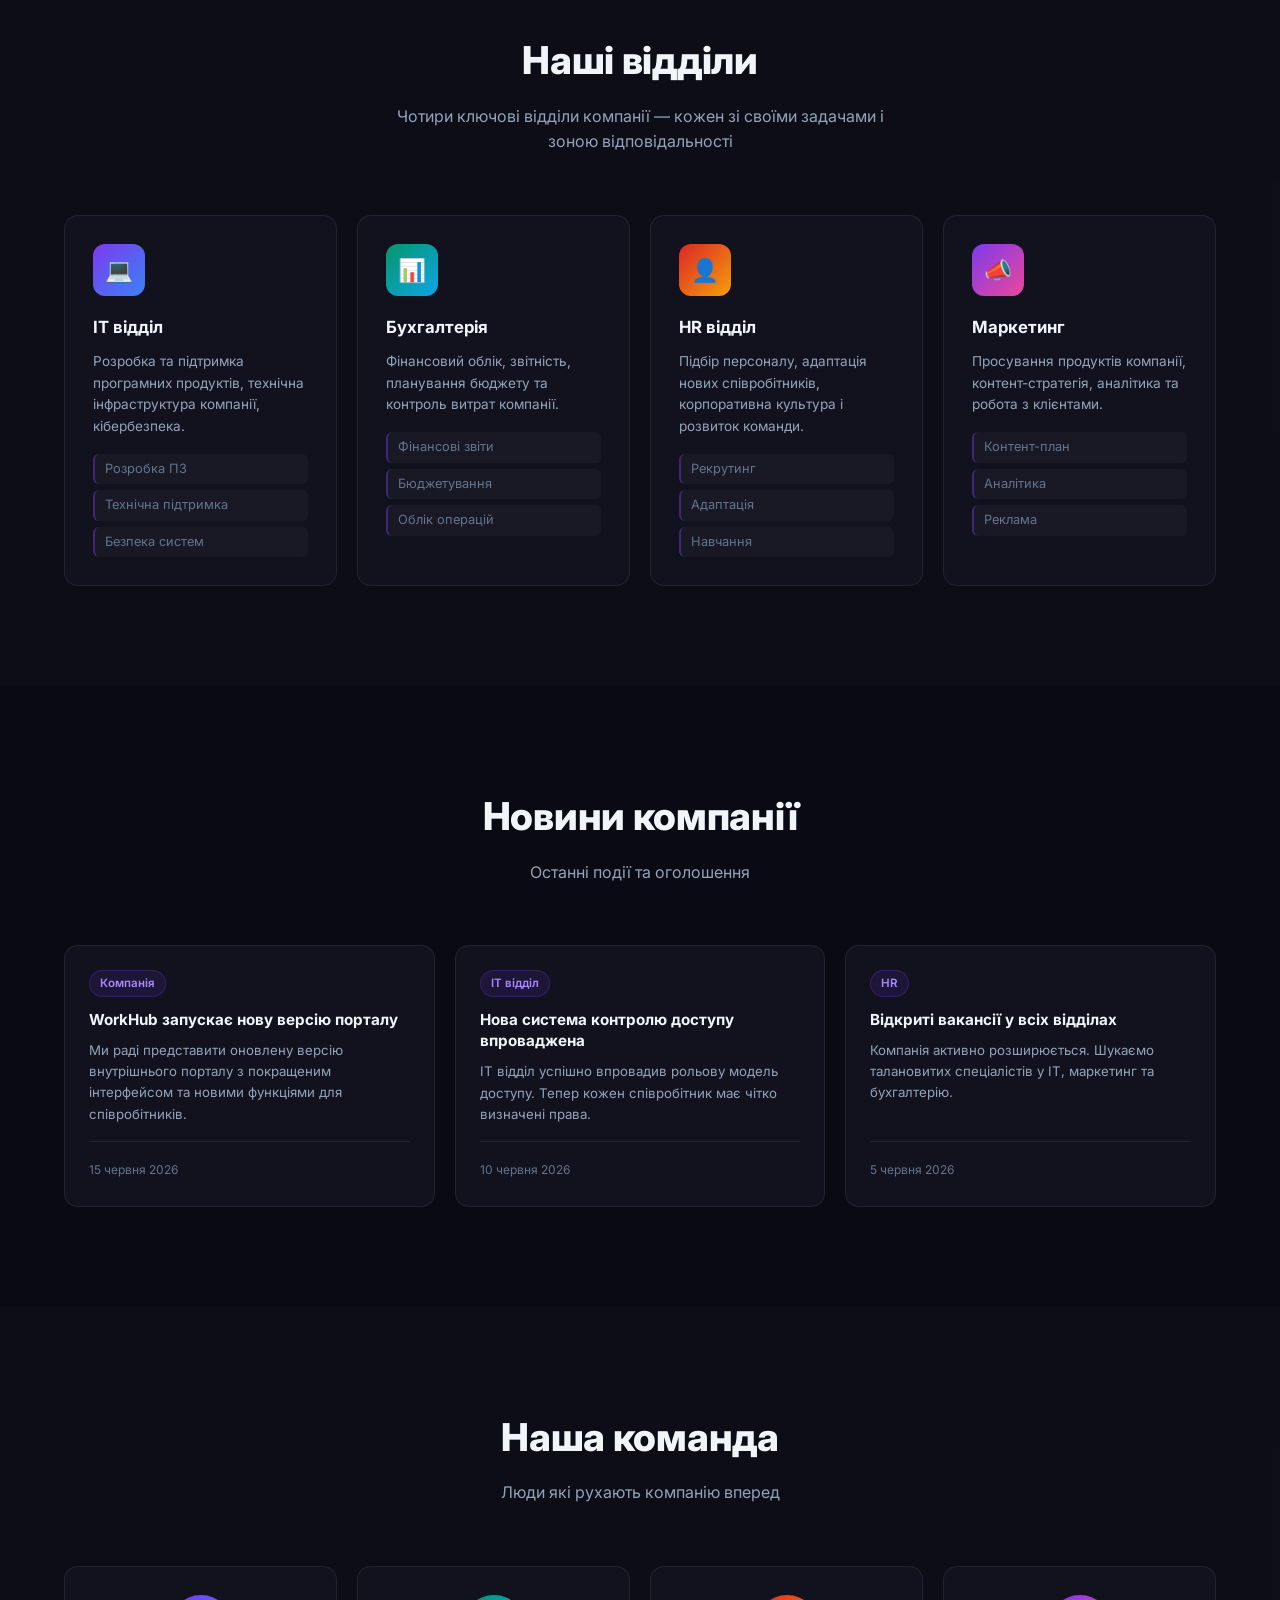
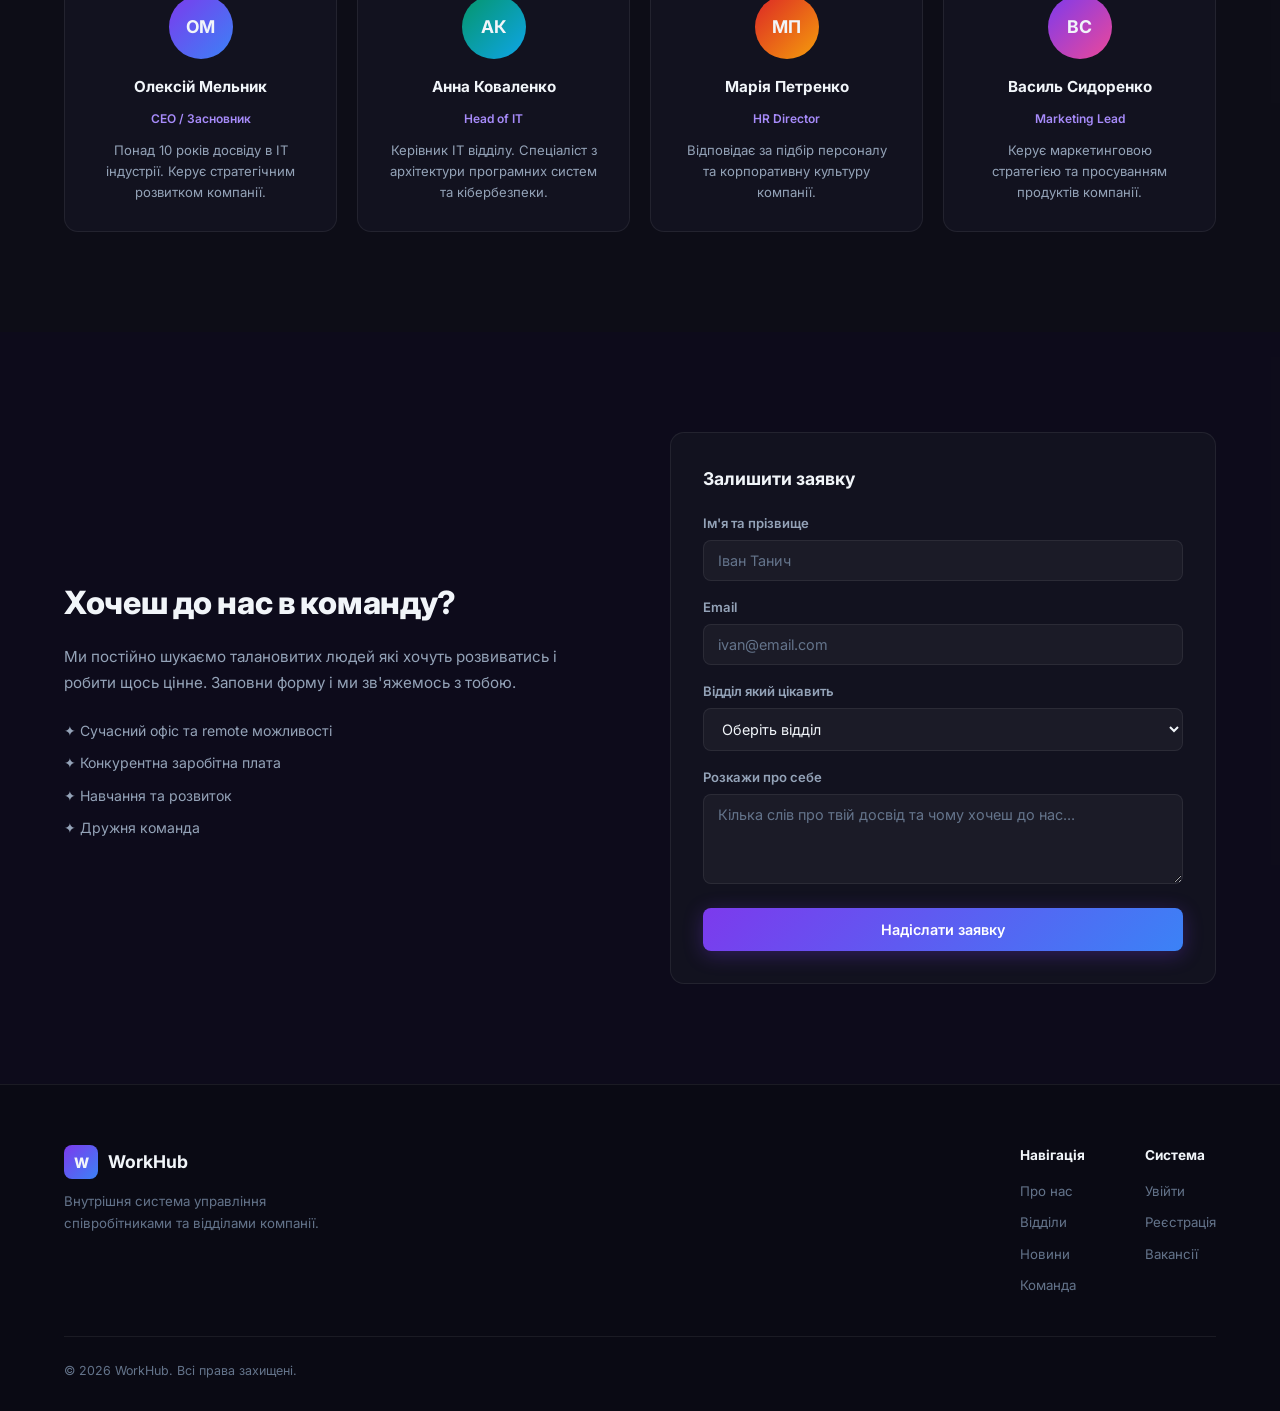
<file: pages/notes.html>
<!DOCTYPE html>
<html lang="uk">
<head>
  <meta charset="UTF-8"/>
  <meta name="viewport" content="width=device-width, initial-scale=1.0"/>
  <title>Нотатки — WorkHub</title>
  <link rel="preconnect" href="https://fonts.googleapis.com"/>
  <link href="https://fonts.googleapis.com/css2?family=Inter:wght@300;400;500;600;700;800&display=swap" rel="stylesheet"/>

  <link rel="stylesheet" href="../css/style.css"/>
  <link rel="stylesheet" href="../css/app.css"/>
  <link rel="stylesheet" href="../css/notes.css"/>
  <link rel="stylesheet" href="../css/final.css"/>
</head>
<body class="app-body">

  <!-- SIDEBAR -->
  <aside class="sidebar" id="sidebar">
    <div class="sidebar-header">
      <a href="../index.html" class="nav-logo">
        <div class="logo-icon">W</div>
        <span>WorkHub</span>
      </a>
      <button class="sidebar-close" onclick="toggleSidebar()">✕</button>
    </div>
    <nav class="sidebar-nav">
      <div class="nav-section-label">Головне</div>
      <a href="dashboard.html" class="sidebar-link">
        <span class="sl-icon">📊</span> Дашборд
      </a>
      <a href="my-space.html" class="sidebar-link">
        <span class="sl-icon">👤</span> Мій простір
      </a>
      <a href="tasks.html" class="sidebar-link">
        <span class="sl-icon">✅</span> Задачі
      </a>
      <a href="notes.html" class="sidebar-link active">
        <span class="sl-icon">📝</span> Нотатки
      </a>
      <div class="nav-section-label">Відділ</div>
      <a href="department.html" class="sidebar-link">
        <span class="sl-icon">📁</span> Мій відділ
      </a>
      <a href="docs.html" class="sidebar-link">
        <span class="sl-icon">📄</span> Документи
      </a>
      <a href="team.html" class="sidebar-link">
        <span class="sl-icon">👥</span> Команда
      </a>
    </nav>
    <div class="sidebar-footer">
      <div class="sidebar-user" id="sidebarUser"></div>
      <button class="sidebar-logout" onclick="logout()">
        <span>🚪</span> Вийти
      </button>
    </div>
  </aside>

  <!-- MAIN -->
  <div class="app-main">
    <header class="app-topbar">
      <button class="topbar-burger" onclick="toggleSidebar()">☰</button>
      <div class="topbar-title">Нотатки</div>
      <div class="topbar-right">
        <div class="topbar-user" id="topbarUser"></div>
      </div>
    </header>

    <main class="app-content">
      <div class="notes-layout">

        <!-- Ліва панель — список нотаток -->
        <div class="notes-sidebar">
          <div class="notes-sidebar-header">
            <h2>Нотатки</h2>
            <button class="btn-primary btn-sm" onclick="createNote()">+ Нова</button>
          </div>

          <!-- Фільтр -->
          <div class="notes-filter">
            <button class="notes-filter-btn active" onclick="filterNotes('all', this)">Всі</button>
            <button class="notes-filter-btn" onclick="filterNotes('plain', this)">Звичайні</button>
            <button class="notes-filter-btn" onclick="filterNotes('linked', this)">З документів</button>
          </div>

          <div class="notes-list" id="notesList"></div>
        </div>

        <!-- Права панель — редактор нотатки -->
        <div class="notes-editor" id="notesEditor">
          <div class="notes-empty-state" id="notesEmptyState">
            <div class="notes-empty-icon">📝</div>
            <h3>Оберіть нотатку</h3>
            <p>або створіть нову натиснувши кнопку «+ Нова»</p>
          </div>

          <!-- Редактор -->
          <div class="note-edit-form" id="noteEditForm" style="display:none">
            <div class="note-edit-header">
              <input
                type="text"
                id="noteTitle"
                class="note-title-input"
                placeholder="Назва нотатки..."
              />
              <div class="note-edit-actions">
                <button class="btn-primary btn-sm" onclick="saveCurrentNote()">Зберегти</button>
                <button class="btn-danger btn-sm" id="deleteNoteBtn" onclick="deleteCurrentNote()">🗑</button>
              </div>
            </div>

            <!-- Якщо нотатка з документа -->
            <div class="note-doc-link" id="noteDocLink" style="display:none">
              <div class="ndl-info">
                <span class="ndl-icon">📎</span>
                <div>
                  <div class="ndl-label">З документа</div>
                  <div class="ndl-docname" id="ndlDocName"></div>
                </div>
              </div>
              <button class="btn-secondary btn-sm" onclick="goToLinkedDoc()">
                Перейти до документа →
              </button>
            </div>

            <!-- Виділений текст з документа -->
            <div class="note-quoted-text" id="noteQuotedText" style="display:none">
              <div class="nqt-label">Виділений текст</div>
              <div class="nqt-text" id="nqtContent"></div>
            </div>

            <textarea
              id="noteText"
              class="note-textarea"
              placeholder="Пишіть нотатку тут..."
            ></textarea>

            <div class="note-meta" id="noteMeta"></div>
          </div>
        </div>

      </div>
    </main>
  </div>

  <div class="toast" id="toast"></div>

  <script src="../js/data.js"></script>
  <script src="../js/auth.js"></script>
  <script src="../js/app.js"></script>
  <script src="../js/notes.js"></script>
  <script>
    const session = requireEmployee();
    if (session) initNotes(session);
  </script>
</body>
</html>
</file>
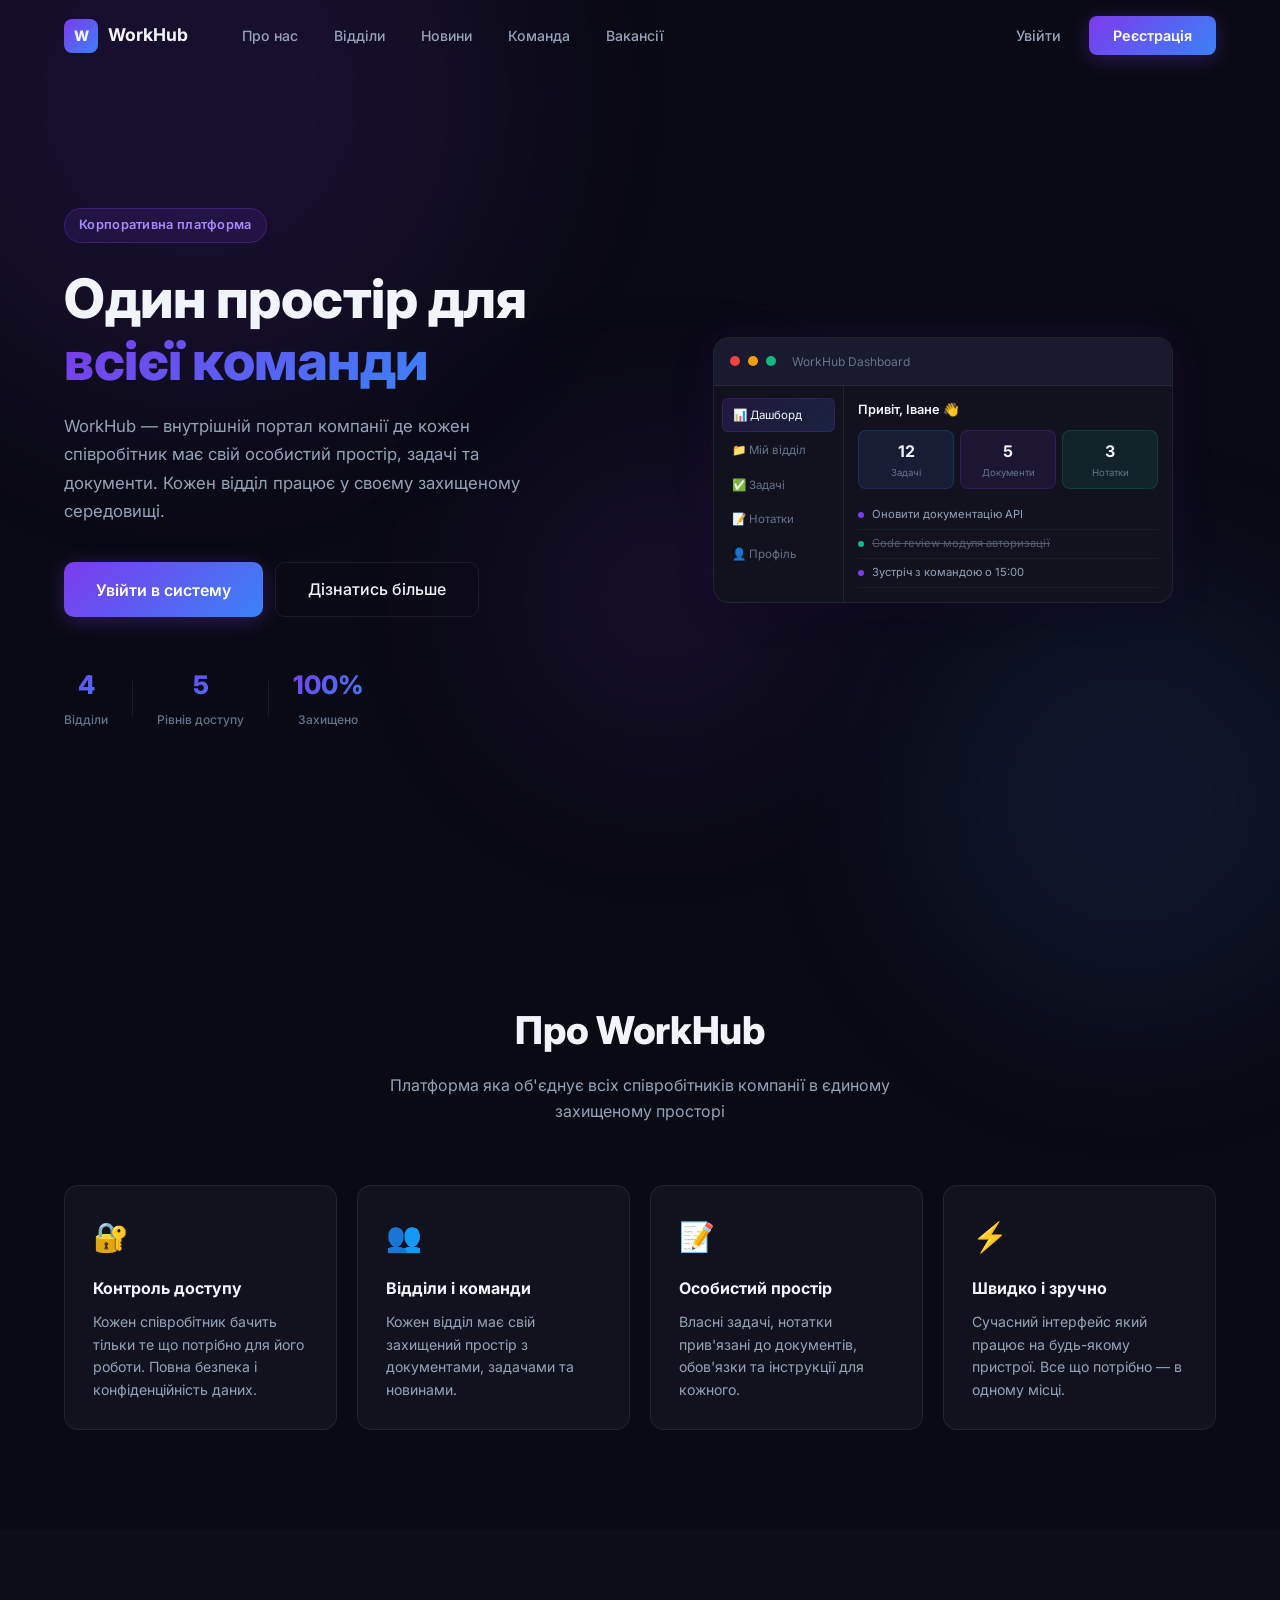
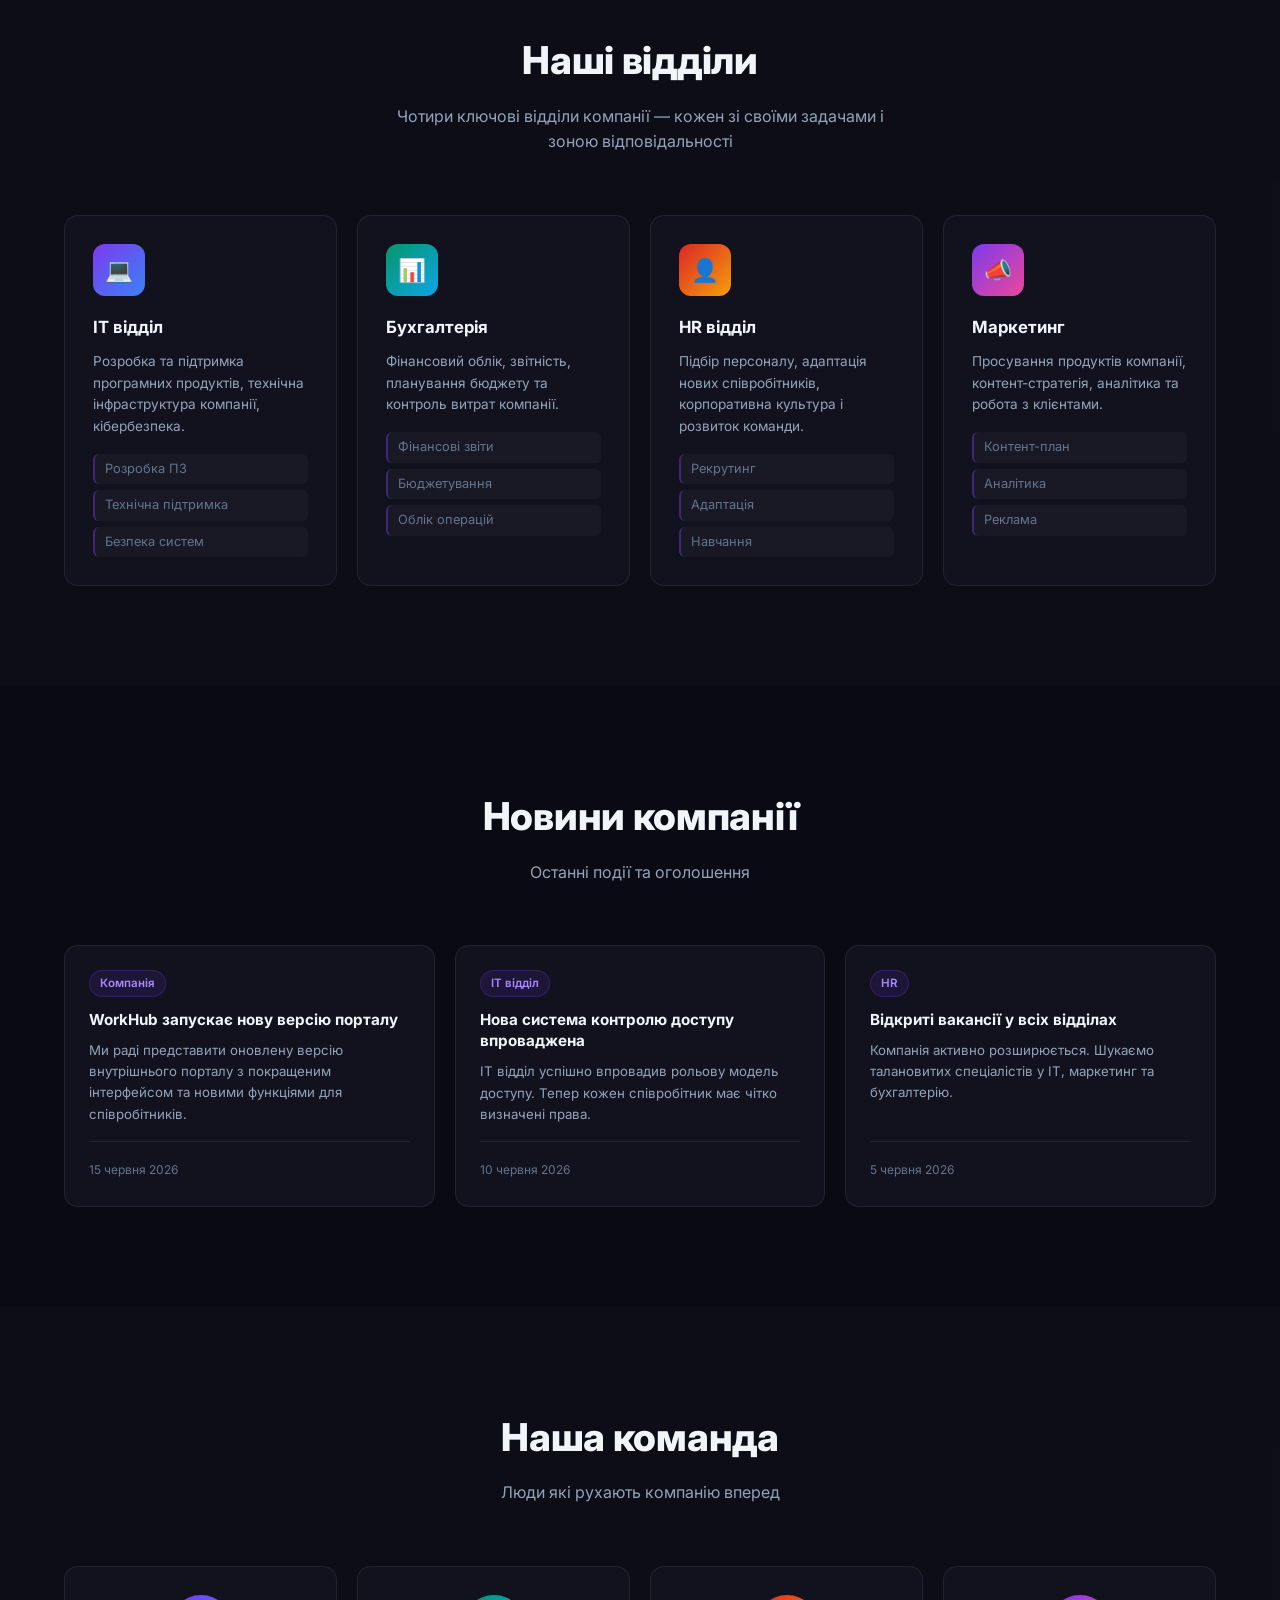
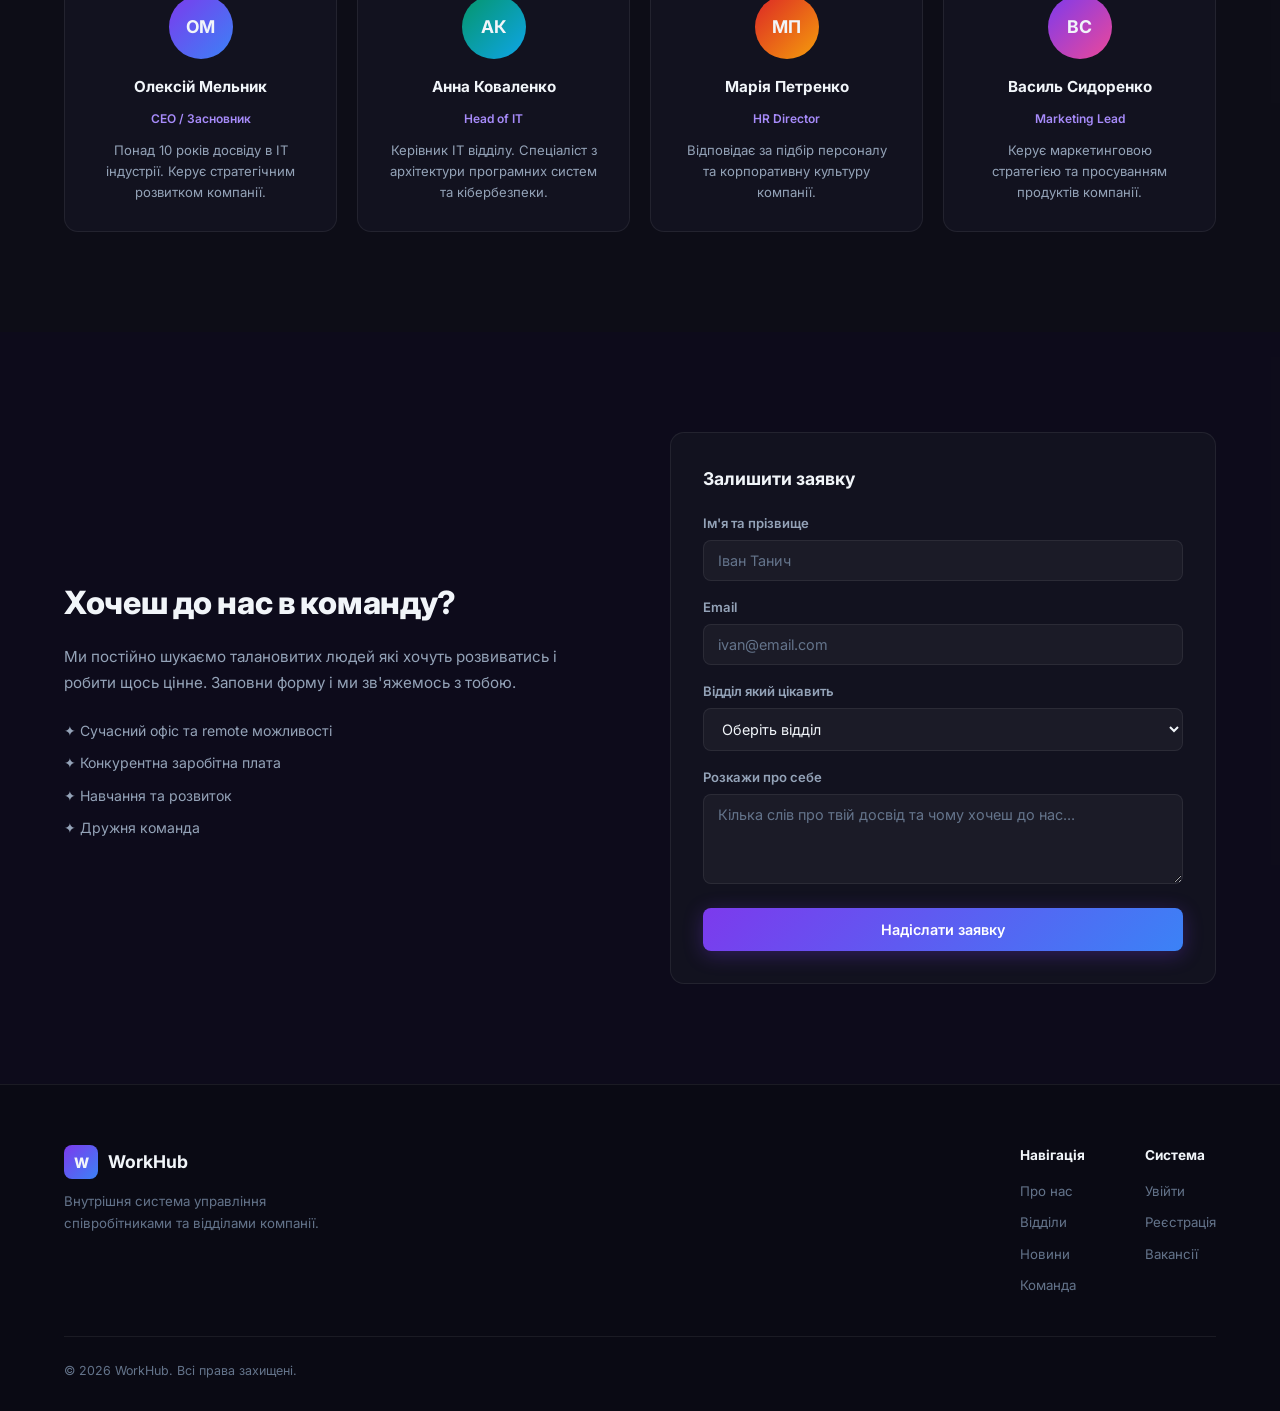
<file: pages/public-news.html>
<!DOCTYPE html>
<html lang="uk">
<head>
  <meta charset="UTF-8"/>
  <meta name="viewport" content="width=device-width, initial-scale=1.0"/>
  <title>Новини — WorkHub</title>
  <link rel="preconnect" href="https://fonts.googleapis.com"/>
  <link href="https://fonts.googleapis.com/css2?family=Inter:wght@300;400;500;600;700;800&display=swap" rel="stylesheet"/>

  <link rel="stylesheet" href="../css/style.css"/>
  <link rel="stylesheet" href="../css/app.css"/>
  <link rel="stylesheet" href="../css/my-space.css"/>
  <link rel="stylesheet" href="../css/final.css"/>
</head>
<body class="app-body">

  <aside class="sidebar" id="sidebar">
    <div class="sidebar-header">
      <a href="../index.html" class="nav-logo">
        <div class="logo-icon">W</div><span>WorkHub</span>
      </a>
      <button class="sidebar-close" onclick="toggleSidebar()">✕</button>
    </div>
    <nav class="sidebar-nav">
      <div class="nav-section-label">Мій простір</div>
      <a href="public-profile.html" class="sidebar-link">
        <span class="sl-icon">👤</span> Мій профіль
      </a>
      <a href="public-news.html" class="sidebar-link active">
        <span class="sl-icon">📢</span> Новини
      </a>
      <a href="../index.html#departments" class="sidebar-link">
        <span class="sl-icon">🏢</span> Відділи
      </a>
      <a href="../index.html#join" class="sidebar-link">
        <span class="sl-icon">📩</span> Вакансії
      </a>
    </nav>
    <div class="sidebar-footer">
      <div class="sidebar-user" id="sidebarUser"></div>
      <button class="sidebar-logout" onclick="logout()">
        <span>🚪</span> Вийти
      </button>
    </div>
  </aside>

  <div class="app-main">
    <header class="app-topbar">
      <button class="topbar-burger" onclick="toggleSidebar()">☰</button>
      <div class="topbar-title">Новини компанії</div>
      <div class="topbar-right">
        <a href="../index.html" class="btn-secondary btn-sm">← На головну</a>
        <div class="topbar-user" id="topbarUser"></div>
      </div>
    </header>

    <main class="app-content">

      <!-- Фільтр за тегом -->
      <div class="pub-news-filters" id="pubNewsFilters"></div>

      <!-- Список новин -->
      <div class="pub-news-grid" id="pubNewsGrid"></div>

    </main>
  </div>

  <div class="toast" id="toast"></div>

  <script src="../js/data.js"></script>
  <script src="../js/auth.js"></script>
  <script src="../js/app.js"></script>
  <script>
    const session = requireAuth("user");
    let activeTag = "all";

    if (session) {
      renderSidebarUser(session);
      renderTopbarUser(session);
      renderPublicNews();
    }

    function renderPublicNews(tag = "all") {
      activeTag = tag;
      const allNews = getNews(true); // тільки публічні
      const tags    = ["all", ...new Set(allNews.map(n => n.tag))];

      // Фільтри
      const filtersEl = document.getElementById("pubNewsFilters");
      if (filtersEl) {
        filtersEl.innerHTML = tags.map(t => `
          <button
            class="tasks-filter-btn ${t === activeTag ? "active" : ""}"
            onclick="renderPublicNews('${t}')"
          >
            ${t === "all" ? "Всі" : escHtml(t)}
          </button>
        `).join("");
      }

      // Новини
      const filtered = tag === "all" ? allNews : allNews.filter(n => n.tag === tag);
      const gridEl   = document.getElementById("pubNewsGrid");
      if (!gridEl) return;

      if (!filtered.length) {
        gridEl.innerHTML = `<div class="empty-mini" style="grid-column:1/-1;padding:40px">Новин немає</div>`;
        return;
      }

      gridEl.innerHTML = filtered.map(n => `
        <div class="news-card">
          <div class="news-tag">${escHtml(n.tag)}</div>
          <h3>${escHtml(n.title)}</h3>
          <p>${escHtml(n.content)}</p>
          <div class="news-footer">
            <span class="news-date">${formatDate(n.date)}</span>
          </div>
        </div>
      `).join("");
    }
  </script>
</body>
</html>
</file>
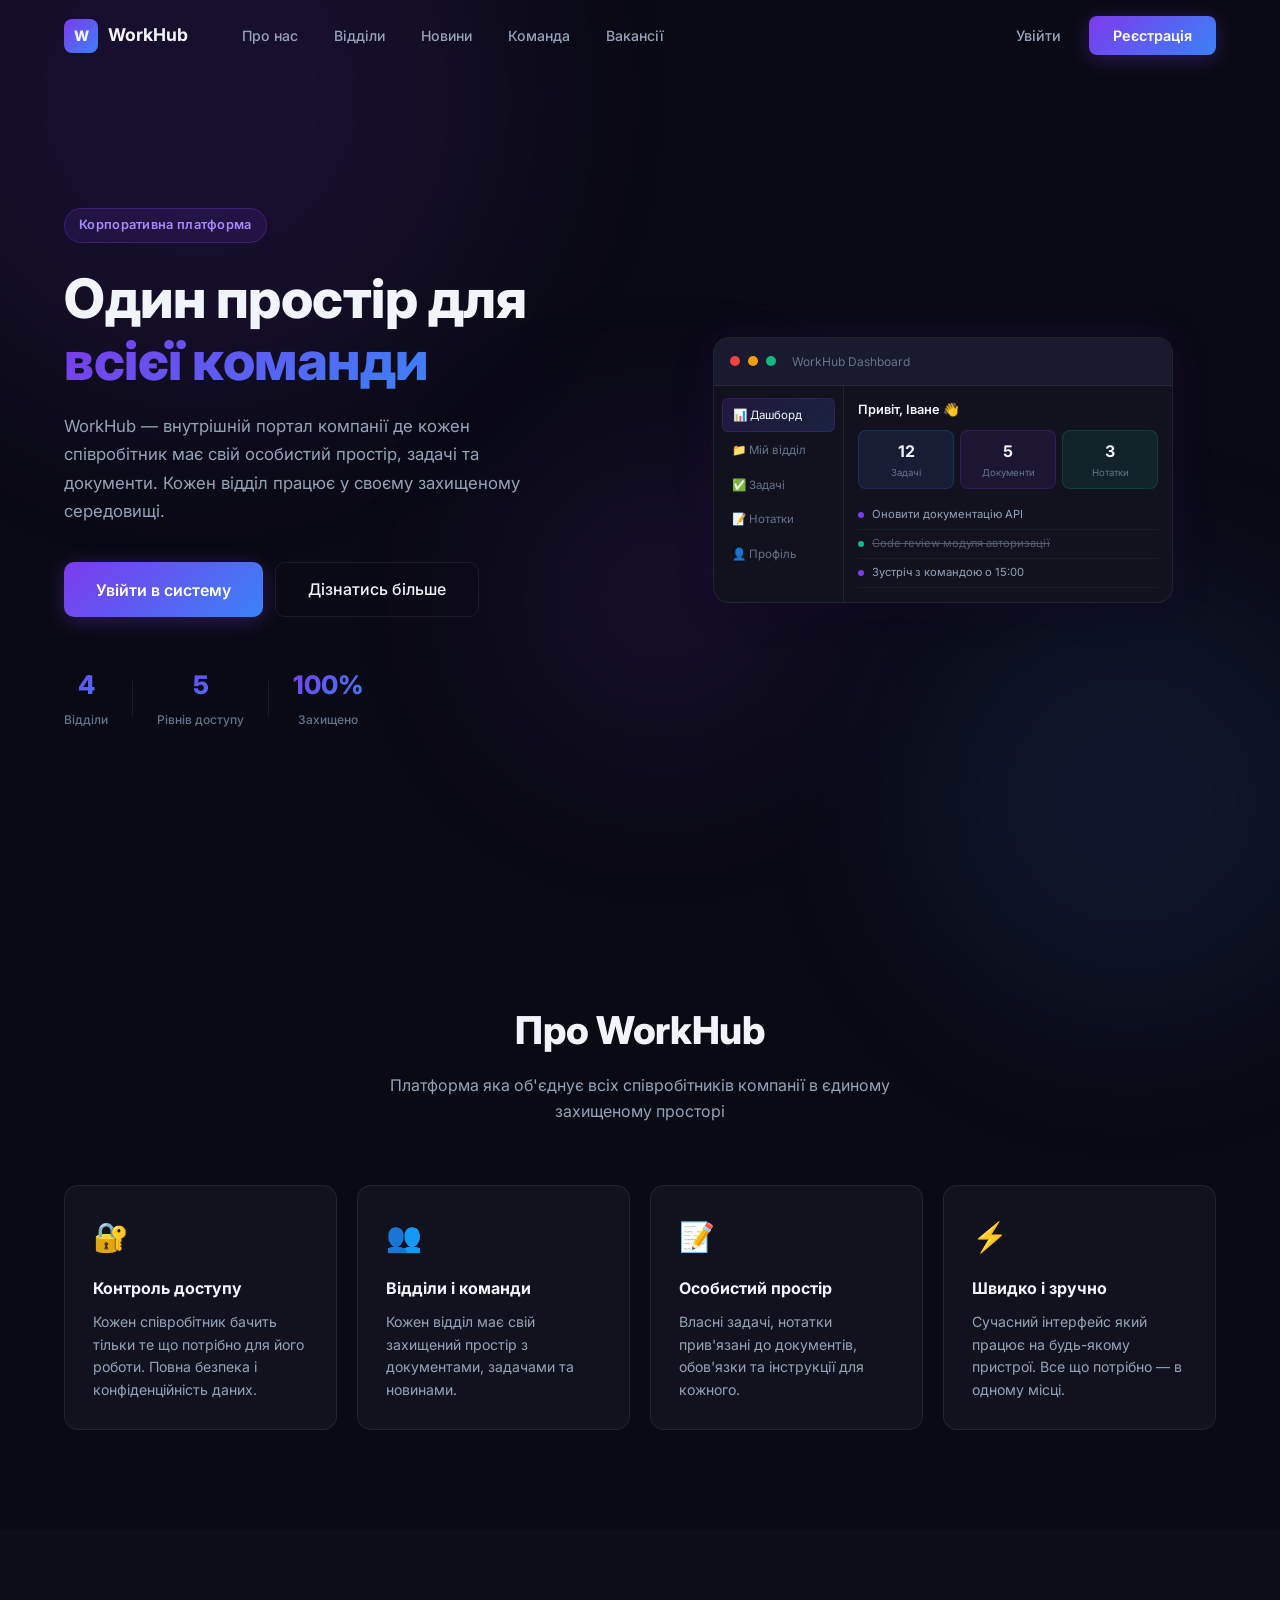
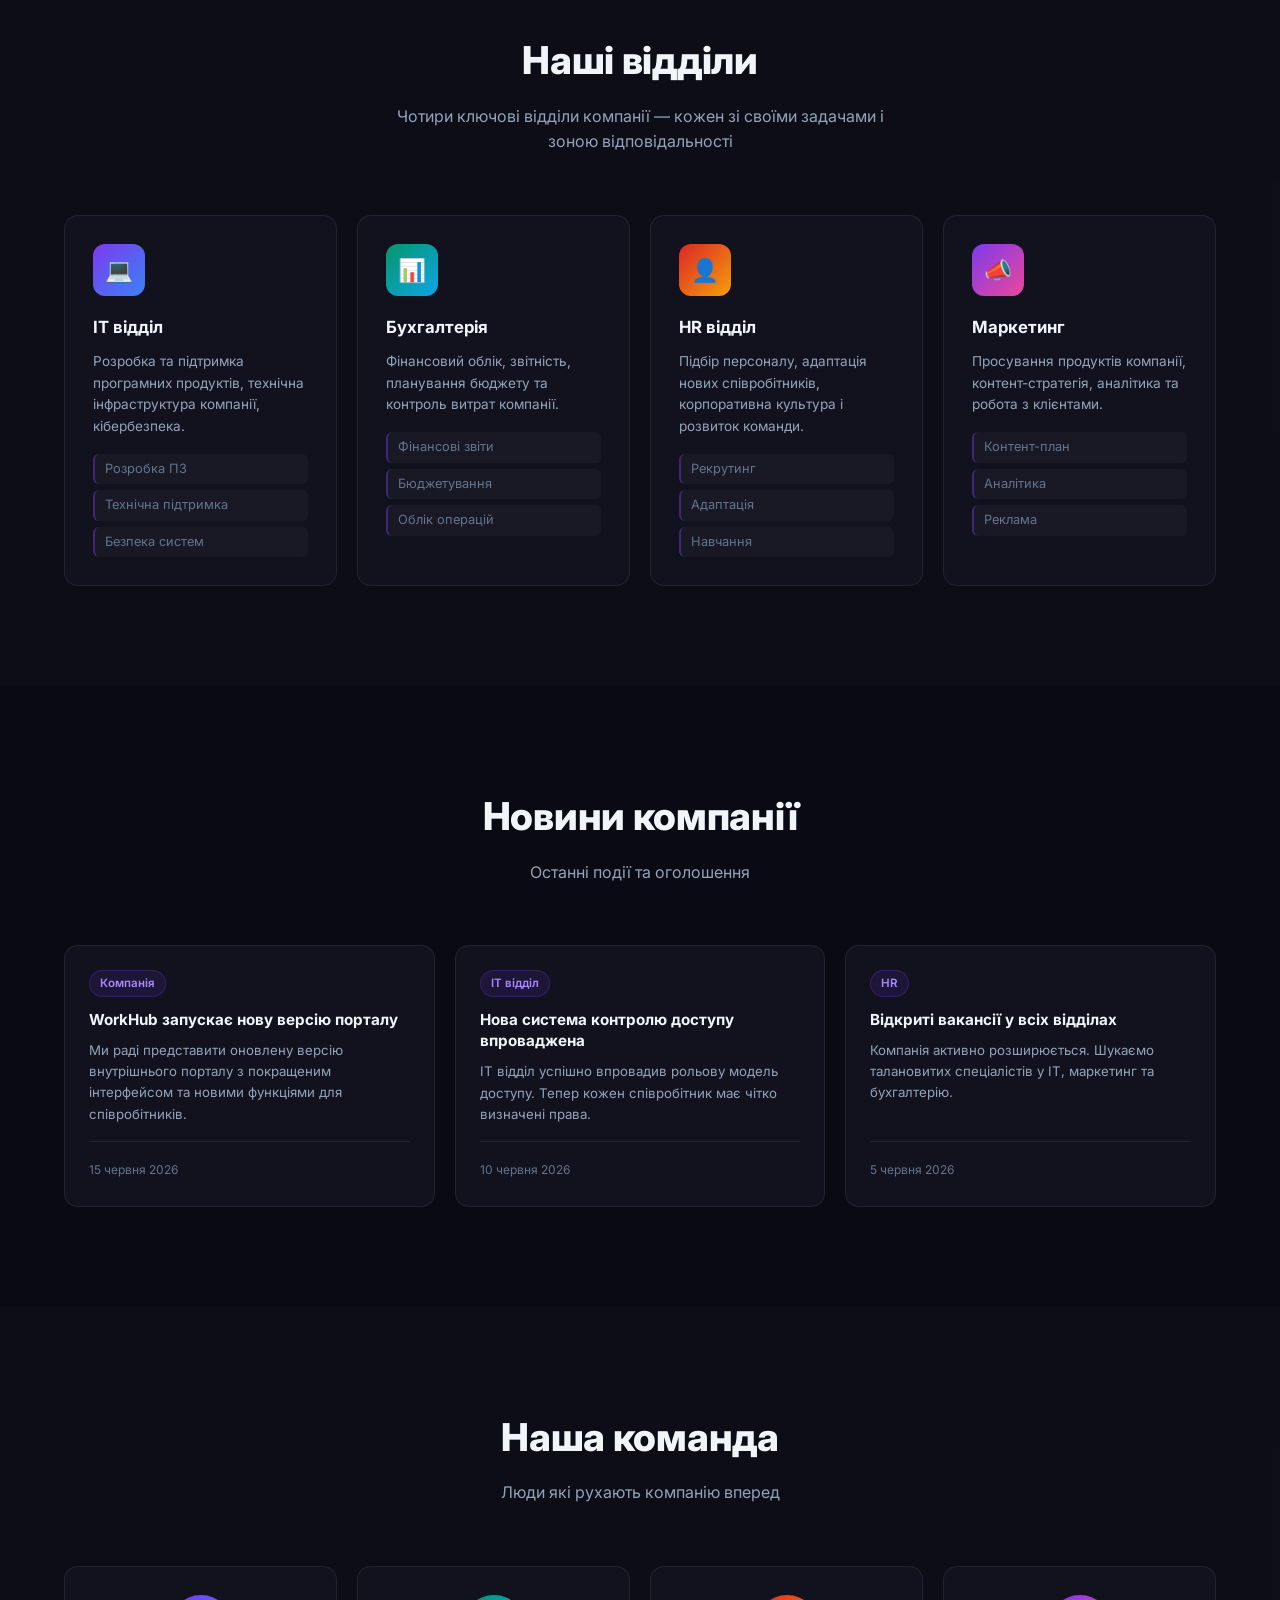
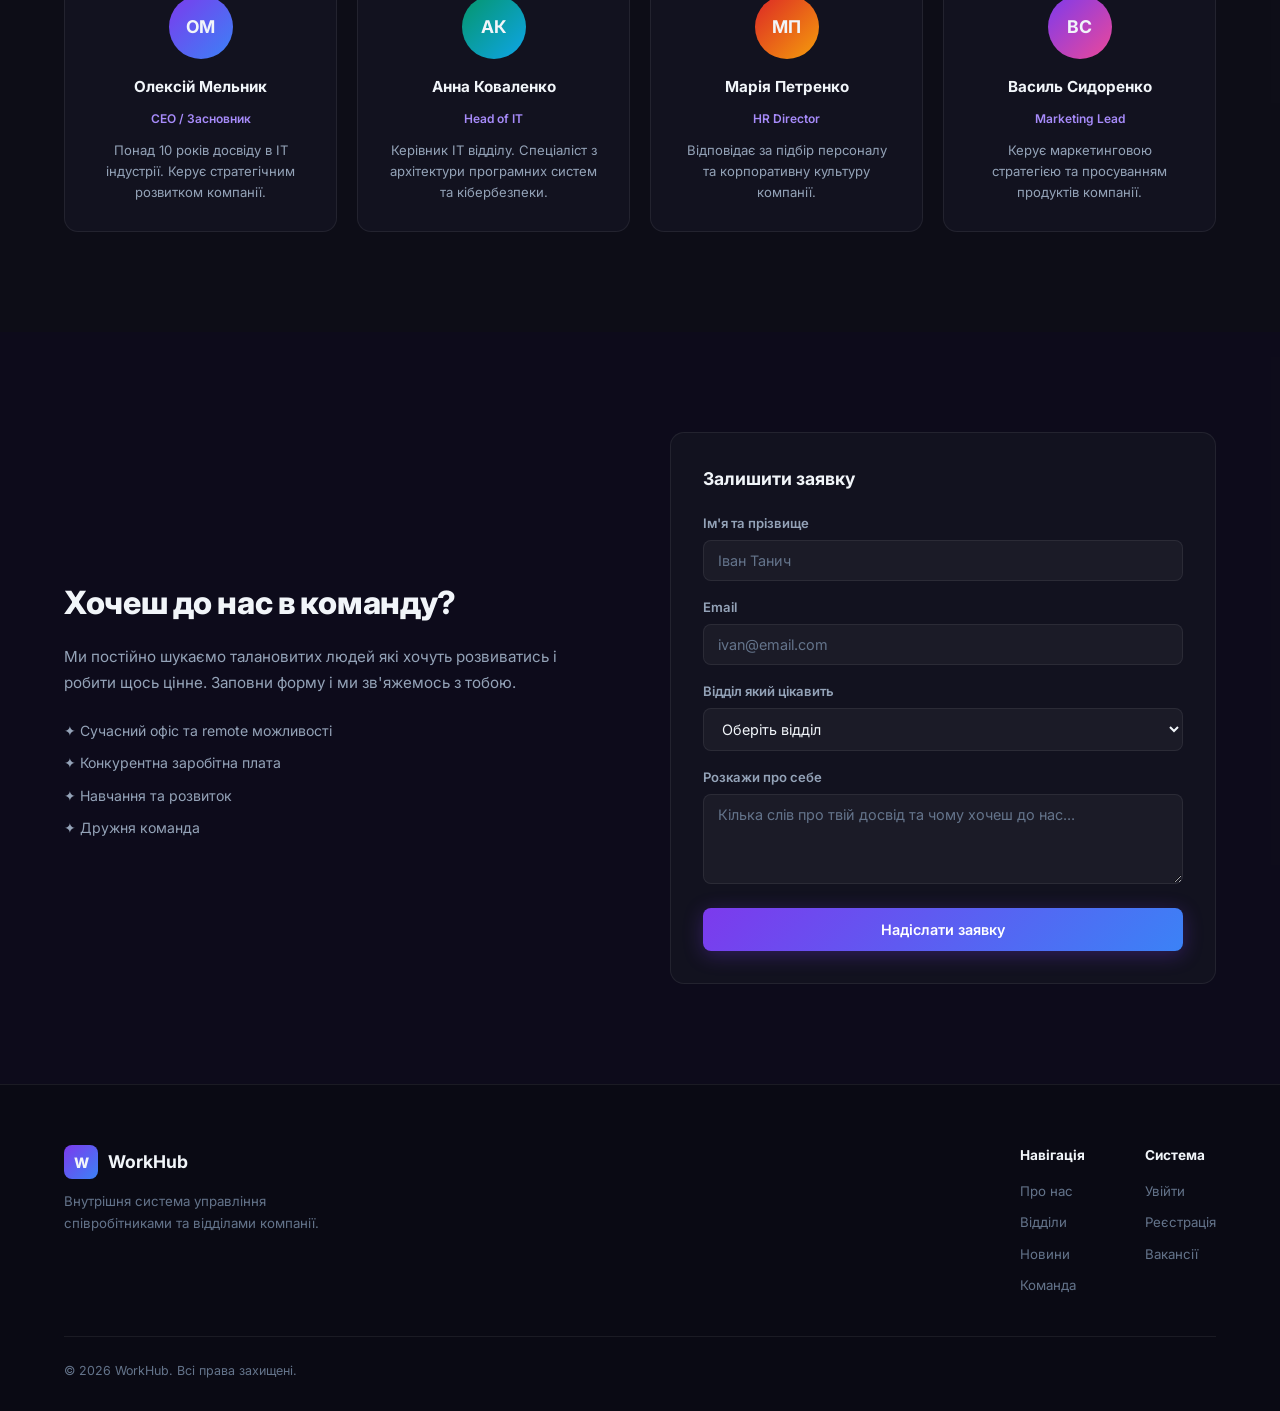
<file: pages/public-profile.html>
<!DOCTYPE html>
<html lang="uk">
<head>
  <meta charset="UTF-8"/>
  <meta name="viewport" content="width=device-width, initial-scale=1.0"/>
  <title>Мій профіль — WorkHub</title>
  <link rel="preconnect" href="https://fonts.googleapis.com"/>
  <link href="https://fonts.googleapis.com/css2?family=Inter:wght@300;400;500;600;700;800&display=swap" rel="stylesheet"/>

  <link rel="stylesheet" href="../css/style.css"/>
  <link rel="stylesheet" href="../css/app.css"/>
  <link rel="stylesheet" href="../css/my-space.css"/>
  <link rel="stylesheet" href="../css/final.css"/>
</head>
<body class="app-body">

  <!-- Мінімальний сайдбар для публічного юзера -->
  <aside class="sidebar" id="sidebar">
    <div class="sidebar-header">
      <a href="../index.html" class="nav-logo">
        <div class="logo-icon">W</div><span>WorkHub</span>
      </a>
      <button class="sidebar-close" onclick="toggleSidebar()">✕</button>
    </div>
    <nav class="sidebar-nav">
      <div class="nav-section-label">Мій простір</div>
      <a href="public-profile.html" class="sidebar-link active">
        <span class="sl-icon">👤</span> Мій профіль
      </a>
      <a href="public-news.html" class="sidebar-link">
        <span class="sl-icon">📢</span> Новини
      </a>
      <a href="../index.html#departments" class="sidebar-link">
        <span class="sl-icon">🏢</span> Відділи
      </a>
      <a href="../index.html#join" class="sidebar-link">
        <span class="sl-icon">📩</span> Вакансії
      </a>
    </nav>
    <div class="sidebar-footer">
      <div class="sidebar-user" id="sidebarUser"></div>
      <button class="sidebar-logout" onclick="logout()">
        <span>🚪</span> Вийти
      </button>
    </div>
  </aside>

  <div class="app-main">
    <header class="app-topbar">
      <button class="topbar-burger" onclick="toggleSidebar()">☰</button>
      <div class="topbar-title">Мій профіль</div>
      <div class="topbar-right">
        <a href="../index.html" class="btn-secondary btn-sm">← На головну</a>
        <div class="topbar-user" id="topbarUser"></div>
      </div>
    </header>

    <main class="app-content">

      <!-- Інфобанер -->
      <div class="public-user-banner">
        <div class="pub-banner-icon">ℹ️</div>
        <div class="pub-banner-text">
          <strong>Публічний акаунт</strong>
          <p>Ви зареєстровані як публічний користувач. Для доступу до внутрішнього порталу — зверніться до адміністратора компанії або заповніть форму вакансії.</p>
        </div>
        <a href="../index.html#join" class="btn-primary btn-sm">Подати заявку →</a>
      </div>

      <!-- Профіль -->
      <div class="profile-hero">
        <div class="profile-avatar" id="profileAvatar"></div>
        <div class="profile-info">
          <h1 id="profileName"></h1>
          <div class="profile-meta" id="profileMeta"></div>
        </div>
        <button class="btn-secondary btn-sm" onclick="openEditProfile()">✏️ Редагувати</button>
      </div>

      <!-- Публічний контент -->
      <div class="public-content-grid">

        <!-- Новини (публічні) -->
        <div class="app-card">
          <div class="app-card-header">
            <h3>📢 Останні новини</h3>
            <a href="public-news.html" class="app-card-link">Всі →</a>
          </div>
          <div id="publicNewsList" class="news-list-mini"></div>
        </div>

        <!-- Відділи -->
        <div class="app-card">
          <div class="app-card-header">
            <h3>🏢 Відділи компанії</h3>
          </div>
          <div id="publicDeptsList" class="public-depts-list"></div>
        </div>

      </div>

    </main>
  </div>

  <!-- Модалка редагування профілю -->
  <div class="modal-overlay" id="editProfileModal" onclick="closeModalOutside(event,'editProfileModal')">
    <div class="modal">
      <button class="modal-close" onclick="closeModal('editProfileModal')">✕</button>
      <h2 class="modal-title">Редагувати профіль</h2>
      <form onsubmit="savePublicProfile(event)">
        <div class="form-group">
          <label>Ім'я та прізвище</label>
          <input type="text" id="pubEditName" required/>
        </div>
        <div class="form-group">
          <label>Email</label>
          <input type="email" id="pubEditEmail" required/>
        </div>
        <div class="form-group">
          <label>Новий пароль (залиш порожнім якщо не змінюєш)</label>
          <input type="password" id="pubEditPassword" placeholder="Мінімум 6 символів"/>
        </div>
        <div id="pubEditError" class="form-error" style="display:none"></div>
        <button type="submit" class="btn-primary btn-full">Зберегти</button>
      </form>
    </div>
  </div>

  <div class="toast" id="toast"></div>

  <script src="../js/data.js"></script>
  <script src="../js/auth.js"></script>
  <script src="../js/app.js"></script>
  <script>
    // Перевірити що юзер залогінений (будь-яка роль)
    const session = requireAuth("user");

    if (session) {
      renderSidebarUser(session);
      renderTopbarUser(session);

      // Профіль
      const avatarEl = document.getElementById("profileAvatar");
      const nameEl   = document.getElementById("profileName");
      const metaEl   = document.getElementById("profileMeta");

      if (avatarEl) { avatarEl.style.background = session.avatarColor; avatarEl.textContent = session.avatar; }
      if (nameEl)   nameEl.textContent = session.name;
      if (metaEl)   metaEl.innerHTML = `
        <span>${escHtml(session.email)}</span>
        <span class="profile-dot">·</span>
        <span class="role-badge">${ROLE_LABELS[session.role]}</span>
      `;

      // Публічні новини
      const newsEl = document.getElementById("publicNewsList");
      if (newsEl) {
        const news = getNews(true).slice(0, 4);
        newsEl.innerHTML = news.length
          ? news.map(n => `
              <div class="news-mini">
                <div class="news-mini-title">${escHtml(n.title)}</div>
                <div class="news-mini-date">${formatDate(n.date)}</div>
              </div>
            `).join("")
          : `<div class="empty-mini">Новин немає</div>`;
      }

      // Відділи
      const deptsEl = document.getElementById("publicDeptsList");
      if (deptsEl) {
        const depts = Object.values(getDepts());
        deptsEl.innerHTML = depts.map(d => `
          <div class="public-dept-item">
            <div class="pub-dept-icon" style="background:${d.color}">${d.icon}</div>
            <div>
              <div class="pub-dept-name">${escHtml(d.name)}</div>
              <div class="pub-dept-desc">${escHtml(d.description)}</div>
            </div>
          </div>
        `).join("");
      }
    }

    // Редагування профілю
    function openEditProfile() {
      const s = getSession();
      document.getElementById("pubEditName").value  = s.name;
      document.getElementById("pubEditEmail").value = s.email;
      document.getElementById("pubEditPassword").value = "";
      document.getElementById("pubEditError").style.display = "none";
      openModal("editProfileModal");
    }

    function savePublicProfile(event) {
      event.preventDefault();
      const s        = getSession();
      const name     = document.getElementById("pubEditName").value.trim();
      const email    = document.getElementById("pubEditEmail").value.trim().toLowerCase();
      const password = document.getElementById("pubEditPassword").value;
      const errorEl  = document.getElementById("pubEditError");

      if (password && password.length < 6) {
        errorEl.textContent = "Пароль мінімум 6 символів";
        errorEl.style.display = "block";
        return;
      }

      const existing = getUserByEmail(email);
      if (existing && existing.id !== s.id) {
        errorEl.textContent = "Цей email вже використовується";
        errorEl.style.display = "block";
        return;
      }

      const users   = getUsers();
      const idx     = users.findIndex(u => u.id === s.id);
      if (idx === -1) return;

      const initials = name.split(" ").map(w => w[0]).join("").slice(0, 2).toUpperCase();
      users[idx].name   = name;
      users[idx].email  = email;
      users[idx].avatar = initials;
      if (password) users[idx].password = password;
      saveUsers(users);

      const updated = { ...s, name, email, avatar: initials };
      sessionStorage.setItem(DB.SESSION, JSON.stringify(updated));

      closeModal("editProfileModal");
      location.reload();
    }

    function openModal(id) {
      const el = document.getElementById(id);
      if (el) { el.classList.add("active"); document.body.style.overflow = "hidden"; }
    }
    function closeModal(id) {
      const el = document.getElementById(id);
      if (el) { el.classList.remove("active"); document.body.style.overflow = ""; }
    }
    function closeModalOutside(e, id) {
      if (e.target === e.currentTarget) closeModal(id);
    }
  </script>
</body>
</html>
</file>
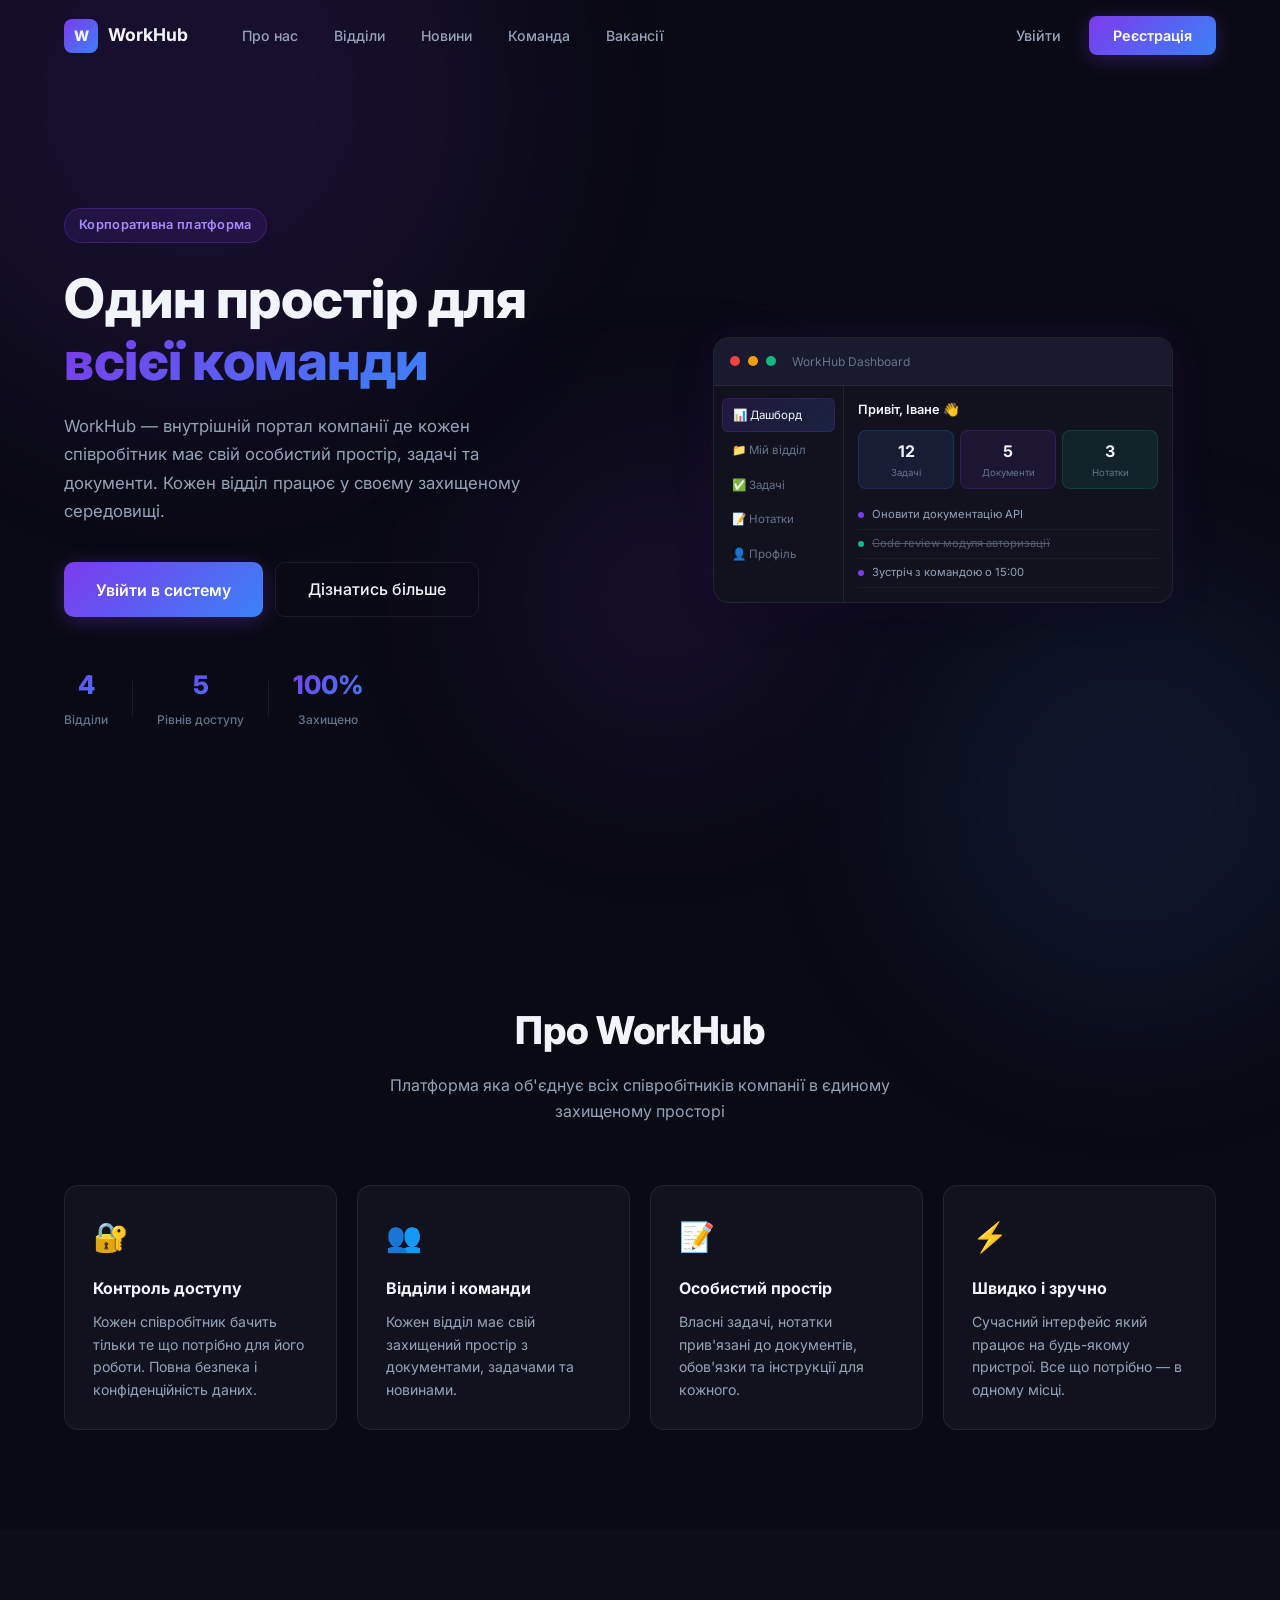
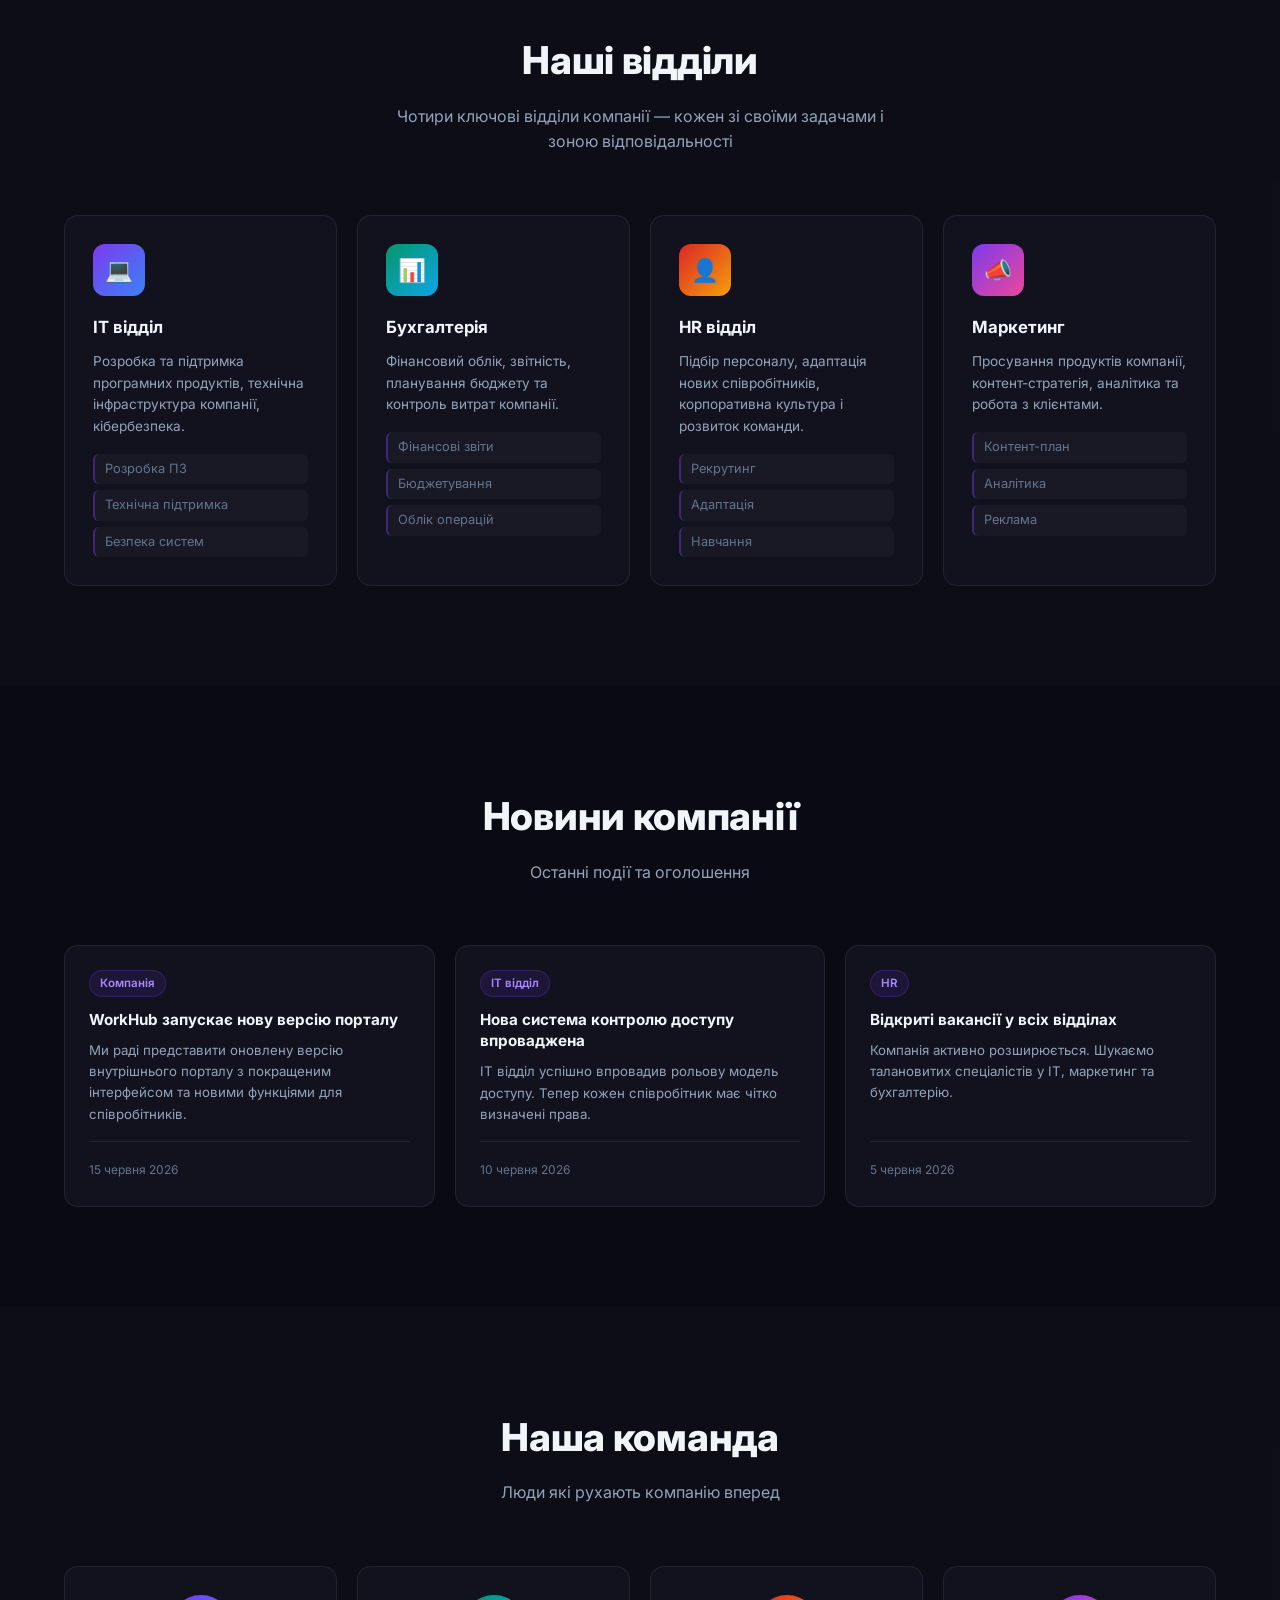
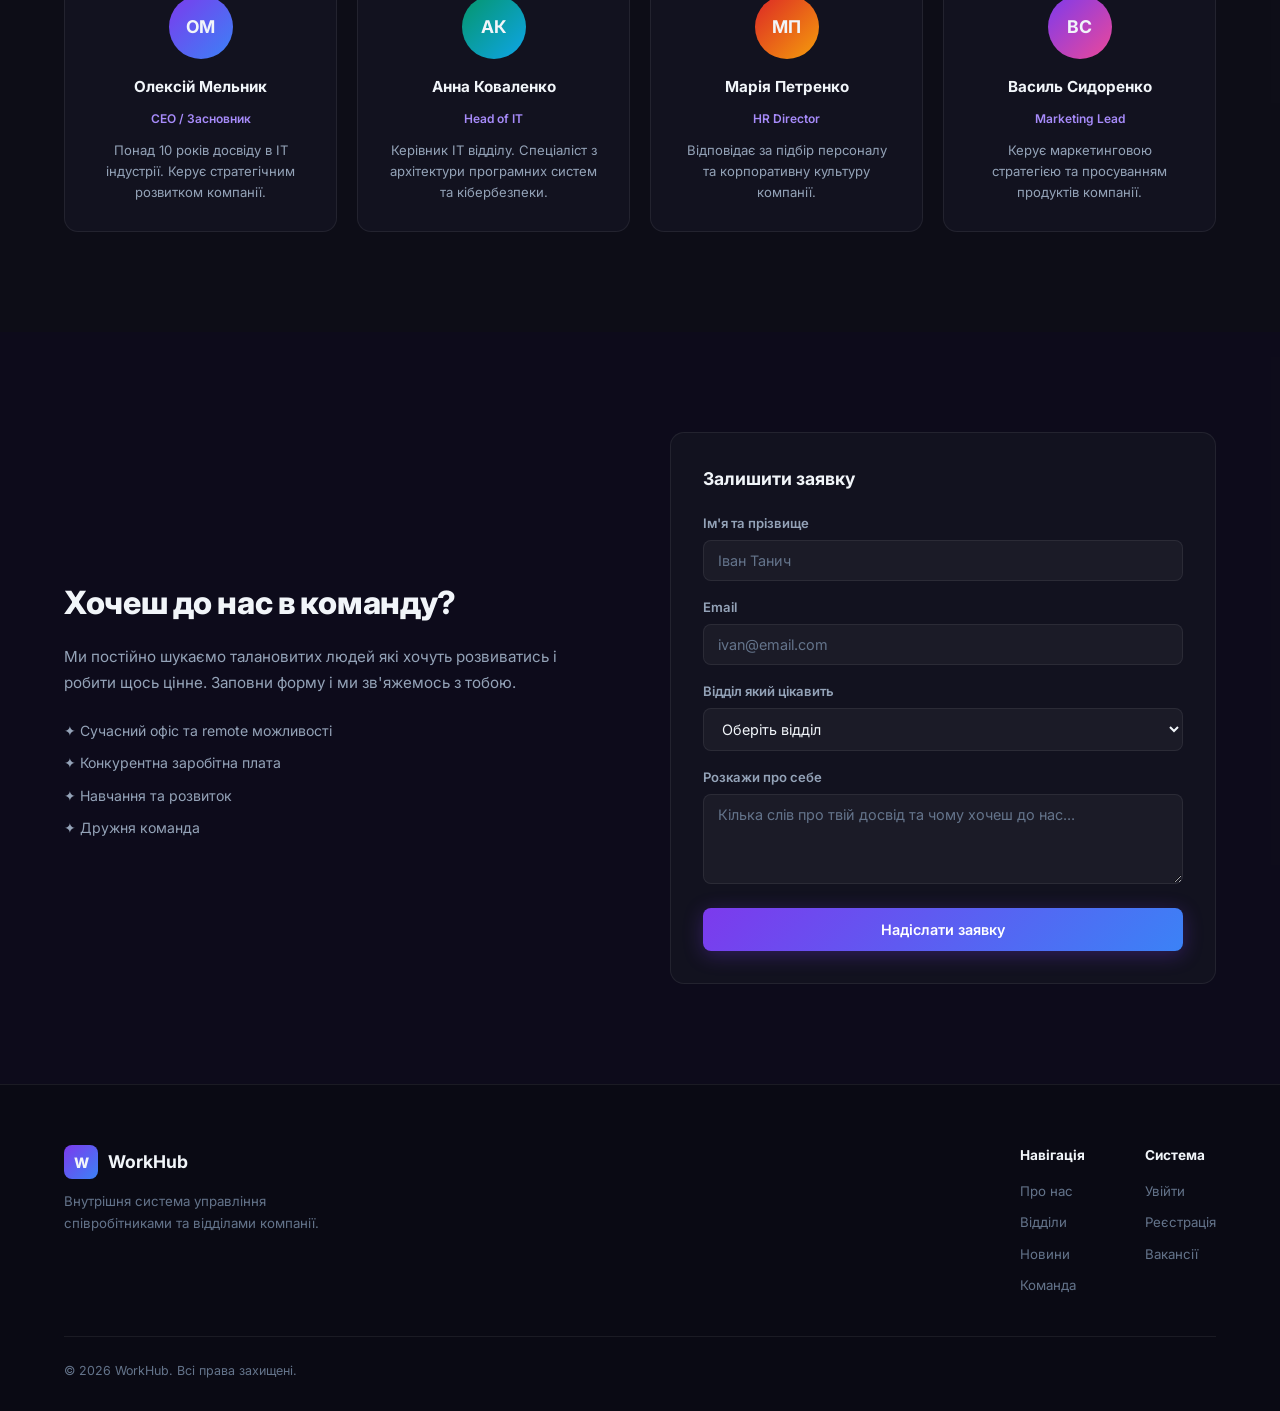
<file: pages/tasks.html>
<!DOCTYPE html>
<html lang="uk">
<head>
  <meta charset="UTF-8"/>
  <meta name="viewport" content="width=device-width, initial-scale=1.0"/>
  <title>Задачі — WorkHub</title>
  <link rel="preconnect" href="https://fonts.googleapis.com"/>
  <link href="https://fonts.googleapis.com/css2?family=Inter:wght@300;400;500;600;700;800&display=swap" rel="stylesheet"/>

  <link rel="stylesheet" href="../css/style.css"/>
  <link rel="stylesheet" href="../css/app.css"/>
  <link rel="stylesheet" href="../css/tasks.css"/>
  <link rel="stylesheet" href="../css/final.css"/>
</head>
<body class="app-body">

  <aside class="sidebar" id="sidebar">
    <div class="sidebar-header">
      <a href="../index.html" class="nav-logo">
        <div class="logo-icon">W</div><span>WorkHub</span>
      </a>
      <button class="sidebar-close" onclick="toggleSidebar()">✕</button>
    </div>
    <nav class="sidebar-nav">
      <div class="nav-section-label">Головне</div>
      <a href="dashboard.html" class="sidebar-link"><span class="sl-icon">📊</span> Дашборд</a>
      <a href="my-space.html"  class="sidebar-link"><span class="sl-icon">👤</span> Мій простір</a>
      <a href="tasks.html"     class="sidebar-link active"><span class="sl-icon">✅</span> Задачі</a>
      <a href="notes.html"     class="sidebar-link"><span class="sl-icon">📝</span> Нотатки</a>
      <div class="nav-section-label">Відділ</div>
      <a href="department.html" class="sidebar-link"><span class="sl-icon">📁</span> Мій відділ</a>
      <a href="docs.html"       class="sidebar-link"><span class="sl-icon">📄</span> Документи</a>
      <a href="team.html"       class="sidebar-link"><span class="sl-icon">👥</span> Команда</a>
    </nav>
    <div class="sidebar-footer">
      <div class="sidebar-user" id="sidebarUser"></div>
      <button class="sidebar-logout" onclick="logout()">
        <span>🚪</span> Вийти
      </button>
    </div>
  </aside>

  <div class="app-main">
    <header class="app-topbar">
      <button class="topbar-burger" onclick="toggleSidebar()">☰</button>
      <div class="topbar-title">Мої задачі</div>
      <div class="topbar-right">
        <div id="addTaskBtnWrap"></div>
        <div class="topbar-user" id="topbarUser"></div>
      </div>
    </header>

    <main class="app-content">

      <!-- Фільтри -->
      <div class="tasks-toolbar">
        <div class="tasks-filters">
          <button class="tasks-filter-btn active" onclick="filterTasks('all', this)">Всі</button>
          <button class="tasks-filter-btn" onclick="filterTasks('todo', this)">📋 Нові</button>
          <button class="tasks-filter-btn" onclick="filterTasks('in_progress', this)">⚡ В процесі</button>
          <button class="tasks-filter-btn" onclick="filterTasks('done', this)">✅ Виконані</button>
        </div>
        <div class="tasks-sort">
          <select id="tasksSortSelect" onchange="sortTasks(this.value)">
            <option value="date_desc">Новіші спочатку</option>
            <option value="date_asc">Старіші спочатку</option>
            <option value="priority">За пріоритетом</option>
            <option value="due">За дедлайном</option>
          </select>
        </div>
      </div>

      <!-- Колонки Kanban -->
      <div class="kanban-board" id="kanbanBoard">
        <div class="kanban-col">
          <div class="kanban-col-header">
            <span class="kanban-col-dot todo"></span>
            <span>Нові</span>
            <span class="kanban-col-count" id="countTodo">0</span>
          </div>
          <div class="kanban-cards" id="colTodo"></div>
        </div>
        <div class="kanban-col">
          <div class="kanban-col-header">
            <span class="kanban-col-dot progress"></span>
            <span>В процесі</span>
            <span class="kanban-col-count" id="countProgress">0</span>
          </div>
          <div class="kanban-cards" id="colProgress"></div>
        </div>
        <div class="kanban-col">
          <div class="kanban-col-header">
            <span class="kanban-col-dot done"></span>
            <span>Виконані</span>
            <span class="kanban-col-count" id="countDone">0</span>
          </div>
          <div class="kanban-cards" id="colDone"></div>
        </div>
      </div>

      <!-- Список (альтернативний вигляд) -->
      <div class="tasks-list-view" id="tasksListView" style="display:none">
        <div id="tasksList"></div>
      </div>

    </main>
  </div>

  <!-- Модалка додавання задачі (для manager/admin) -->
  <div class="modal-overlay" id="addTaskModal" onclick="closeModalOutside(event,'addTaskModal')">
    <div class="modal">
      <button class="modal-close" onclick="closeModal('addTaskModal')">✕</button>
      <h2 class="modal-title">Нова задача</h2>
      <form onsubmit="submitAddTask(event)">
        <div class="form-group">
          <label>Назва задачі</label>
          <input type="text" id="newTaskTitle" placeholder="Що потрібно зробити?" required/>
        </div>
        <div class="form-group">
          <label>Опис</label>
          <textarea id="newTaskDesc" rows="3" placeholder="Деталі задачі..."></textarea>
        </div>
        <div class="form-row">
          <div class="form-group">
            <label>Виконавець</label>
            <select id="newTaskAssignee"></select>
          </div>
          <div class="form-group">
            <label>Пріоритет</label>
            <select id="newTaskPriority">
              <option value="low">Низький</option>
              <option value="medium" selected>Середній</option>
              <option value="high">Високий</option>
            </select>
          </div>
        </div>
        <div class="form-group">
          <label>Дедлайн</label>
          <input type="date" id="newTaskDue"/>
        </div>
        <button type="submit" class="btn-primary btn-full">Створити задачу</button>
      </form>
    </div>
  </div>

  <!-- Модалка деталей задачі -->
  <div class="modal-overlay" id="taskDetailModal" onclick="closeModalOutside(event,'taskDetailModal')">
    <div class="modal">
      <button class="modal-close" onclick="closeModal('taskDetailModal')">✕</button>
      <div id="taskDetailContent"></div>
    </div>
  </div>

  <div class="toast" id="toast"></div>

  <script src="../js/data.js"></script>
  <script src="../js/auth.js"></script>
  <script src="../js/app.js"></script>
  <script src="../js/tasks.js"></script>
  <script>
    const session = requireEmployee();
    if (session) initTasks(session);
  </script>
</body>
</html>
</file>
<file: css/style.css>
/* ═══════════════════════════════════════════
   WorkHub — Головні стилі
   Темна тема, фіолетово-синій градієнт
═══════════════════════════════════════════ */

/* ── Змінні ── */
:root {
  --bg:          #0A0A14;
  --bg-card:     #12121F;
  --bg-card2:    #1A1A2E;
  --border:      rgba(255,255,255,0.07);
  --border-hover:rgba(124,58,237,0.4);
  --accent-1:    #7C3AED;
  --accent-2:    #3B82F6;
  --gradient:    linear-gradient(135deg, #7C3AED, #3B82F6);
  --gradient-soft: linear-gradient(135deg, rgba(124,58,237,0.15), rgba(59,130,246,0.15));
  --text:        #F1F5F9;
  --text-muted:  #64748B;
  --text-soft:   #94A3B8;
  --success:     #10B981;
  --error:       #EF4444;
  --radius:      14px;
  --radius-sm:   8px;
  --shadow:      0 8px 32px rgba(0,0,0,0.4);
  --shadow-glow: 0 0 40px rgba(124,58,237,0.15);
}

/* ── Reset ── */
*, *::before, *::after { margin:0; padding:0; box-sizing:border-box; }

html { scroll-behavior: smooth; }

body {
  font-family: 'Inter', sans-serif;
  background: var(--bg);
  color: var(--text);
  line-height: 1.6;
  overflow-x: hidden;
}

a { text-decoration: none; color: inherit; }
ul { list-style: none; }
button { cursor: pointer; border: none; background: none; font-family: inherit; }
input, select, textarea {
  font-family: inherit;
  outline: none;
  border: none;
}
img { max-width: 100%; }

/* ── Утіліти ── */
.container {
  max-width: 1200px;
  margin: 0 auto;
  padding: 0 24px;
}

.gradient-text {
  background: var(--gradient);
  -webkit-background-clip: text;
  -webkit-text-fill-color: transparent;
  background-clip: text;
}

/* ═══════════════════════════════════════════
   КНОПКИ
═══════════════════════════════════════════ */
.btn-primary {
  display: inline-flex;
  align-items: center;
  justify-content: center;
  padding: 11px 24px;
  background: var(--gradient);
  color: #fff;
  border-radius: var(--radius-sm);
  font-size: 0.9rem;
  font-weight: 600;
  transition: all 0.2s;
  box-shadow: 0 4px 20px rgba(124,58,237,0.3);
}
.btn-primary:hover {
  transform: translateY(-1px);
  box-shadow: 0 6px 28px rgba(124,58,237,0.45);
}

.btn-ghost {
  display: inline-flex;
  align-items: center;
  justify-content: center;
  padding: 11px 20px;
  color: var(--text-soft);
  border-radius: var(--radius-sm);
  font-size: 0.9rem;
  font-weight: 500;
  transition: all 0.2s;
}
.btn-ghost:hover { color: var(--text); background: rgba(255,255,255,0.05); }

.btn-outline {
  display: inline-flex;
  align-items: center;
  justify-content: center;
  padding: 11px 24px;
  color: var(--text);
  border: 1.5px solid var(--border);
  border-radius: var(--radius-sm);
  font-size: 0.9rem;
  font-weight: 500;
  transition: all 0.2s;
}
.btn-outline:hover { border-color: var(--accent-1); color: var(--accent-1); }

.btn-lg { padding: 14px 32px; font-size: 1rem; border-radius: 10px; }
.btn-full { width: 100%; margin-top: 8px; padding: 13px; }

/* ═══════════════════════════════════════════
   NAVBAR
═══════════════════════════════════════════ */
.navbar {
  position: fixed;
  top: 0; left: 0; right: 0;
  z-index: 100;
  padding: 16px 0;
  transition: all 0.3s;
}
.navbar.scrolled {
  background: rgba(10,10,20,0.85);
  backdrop-filter: blur(20px);
  border-bottom: 1px solid var(--border);
  padding: 12px 0;
}

.nav-container {
  max-width: 1200px;
  margin: 0 auto;
  padding: 0 24px;
  display: flex;
  align-items: center;
  gap: 40px;
}

.nav-logo {
  display: flex;
  align-items: center;
  gap: 10px;
  font-size: 1.1rem;
  font-weight: 700;
  flex-shrink: 0;
}

.logo-icon {
  width: 34px;
  height: 34px;
  background: var(--gradient);
  border-radius: 8px;
  display: flex;
  align-items: center;
  justify-content: center;
  font-weight: 800;
  font-size: 0.9rem;
}

.nav-links {
  display: flex;
  align-items: center;
  gap: 8px;
  flex: 1;
}
.nav-links a {
  padding: 7px 14px;
  color: var(--text-soft);
  font-size: 0.88rem;
  font-weight: 500;
  border-radius: 6px;
  transition: all 0.2s;
}
.nav-links a:hover { color: var(--text); background: rgba(255,255,255,0.05); }

.nav-actions {
  display: flex;
  align-items: center;
  gap: 8px;
  flex-shrink: 0;
}

.burger {
  display: none;
  flex-direction: column;
  gap: 5px;
  padding: 6px;
  margin-left: auto;
}
.burger span {
  display: block;
  width: 22px;
  height: 2px;
  background: var(--text-soft);
  border-radius: 2px;
  transition: all 0.3s;
}

/* ═══════════════════════════════════════════
   HERO
═══════════════════════════════════════════ */
.hero {
  min-height: 100vh;
  display: flex;
  align-items: center;
  padding: 100px 24px 60px;
  max-width: 1200px;
  margin: 0 auto;
  gap: 60px;
  position: relative;
}

.hero-bg {
  position: fixed;
  inset: 0;
  pointer-events: none;
  z-index: -1;
}

.hero-orb {
  position: absolute;
  border-radius: 50%;
  filter: blur(100px);
  opacity: 0.12;
}
.orb-1 { width: 600px; height: 600px; background: #7C3AED; top: -200px; left: -100px; }
.orb-2 { width: 400px; height: 400px; background: #3B82F6; bottom: -100px; right: -50px; }
.orb-3 { width: 300px; height: 300px; background: #7C3AED; top: 50%; left: 40%; }

.hero-content { flex: 1; max-width: 560px; }

.hero-badge {
  display: inline-block;
  padding: 6px 14px;
  background: rgba(124,58,237,0.12);
  border: 1px solid rgba(124,58,237,0.3);
  border-radius: 100px;
  font-size: 0.8rem;
  font-weight: 600;
  color: #A78BFA;
  margin-bottom: 24px;
  letter-spacing: 0.3px;
}

.hero-title {
  font-size: clamp(2.2rem, 5vw, 3.4rem);
  font-weight: 800;
  line-height: 1.15;
  margin-bottom: 20px;
  letter-spacing: -0.5px;
}

.hero-desc {
  font-size: 1.05rem;
  color: var(--text-soft);
  line-height: 1.7;
  margin-bottom: 36px;
  max-width: 480px;
}

.hero-actions {
  display: flex;
  gap: 12px;
  margin-bottom: 48px;
  flex-wrap: wrap;
}

.hero-stats {
  display: flex;
  align-items: center;
  gap: 24px;
}
.stat { text-align: center; }
.stat-num {
  display: block;
  font-size: 1.6rem;
  font-weight: 800;
  background: var(--gradient);
  -webkit-background-clip: text;
  -webkit-text-fill-color: transparent;
  background-clip: text;
}
.stat-label {
  font-size: 0.75rem;
  color: var(--text-muted);
  font-weight: 500;
}
.stat-divider {
  width: 1px;
  height: 36px;
  background: var(--border);
}

/* ── Dashboard Preview ── */
.hero-visual { flex: 1; display: flex; justify-content: center; }

.dashboard-preview {
  width: 100%;
  max-width: 460px;
  background: var(--bg-card);
  border: 1px solid var(--border);
  border-radius: 16px;
  box-shadow: var(--shadow), var(--shadow-glow);
  overflow: hidden;
}

.preview-bar {
  display: flex;
  align-items: center;
  gap: 8px;
  padding: 14px 16px;
  background: var(--bg-card2);
  border-bottom: 1px solid var(--border);
}
.dot { width: 10px; height: 10px; border-radius: 50%; }
.dot.red { background: #EF4444; }
.dot.yellow { background: #F59E0B; }
.dot.green { background: #10B981; }
.preview-title { font-size: 0.75rem; color: var(--text-muted); margin-left: 8px; }

.preview-body { display: flex; }

.preview-sidebar {
  width: 130px;
  padding: 12px 8px;
  border-right: 1px solid var(--border);
  display: flex;
  flex-direction: column;
  gap: 2px;
}
.ps-item {
  padding: 7px 10px;
  border-radius: 6px;
  font-size: 0.72rem;
  color: var(--text-muted);
  transition: all 0.2s;
}
.ps-item.active {
  background: var(--gradient-soft);
  color: var(--text);
  border: 1px solid rgba(124,58,237,0.2);
}

.preview-main { flex: 1; padding: 14px; }
.pm-greeting { font-size: 0.8rem; font-weight: 600; margin-bottom: 10px; }

.pm-cards { display: flex; gap: 6px; margin-bottom: 12px; }
.pm-card {
  flex: 1;
  padding: 8px;
  border-radius: 8px;
  text-align: center;
}
.pm-card.blue { background: rgba(59,130,246,0.1); border: 1px solid rgba(59,130,246,0.2); }
.pm-card.purple { background: rgba(124,58,237,0.1); border: 1px solid rgba(124,58,237,0.2); }
.pm-card.green { background: rgba(16,185,129,0.1); border: 1px solid rgba(16,185,129,0.2); }
.pm-card-num { font-size: 1rem; font-weight: 700; }
.pm-card-label { font-size: 0.6rem; color: var(--text-muted); }

.pm-task {
  display: flex;
  align-items: center;
  gap: 8px;
  padding: 5px 0;
  font-size: 0.7rem;
  color: var(--text-soft);
  border-bottom: 1px solid rgba(255,255,255,0.04);
}
.pm-task-dot {
  width: 6px; height: 6px;
  border-radius: 50%;
  background: var(--accent-1);
  flex-shrink: 0;
}
.pm-task-dot.done { background: var(--success); }
.done-text { text-decoration: line-through; opacity: 0.5; }

/* ═══════════════════════════════════════════
   СЕКЦІЇ
═══════════════════════════════════════════ */
.section { padding: 100px 0; }
.section-alt { background: rgba(255,255,255,0.015); }

.section-header {
  text-align: center;
  margin-bottom: 60px;
}
.section-header h2 {
  font-size: clamp(1.8rem, 3vw, 2.4rem);
  font-weight: 800;
  margin-bottom: 12px;
  letter-spacing: -0.3px;
}
.section-header p {
  color: var(--text-soft);
  font-size: 1rem;
  max-width: 500px;
  margin: 0 auto;
}

/* ── Features ── */
.features-grid {
  display: grid;
  grid-template-columns: repeat(auto-fit, minmax(250px, 1fr));
  gap: 20px;
}

.feature-card {
  background: var(--bg-card);
  border: 1px solid var(--border);
  border-radius: var(--radius);
  padding: 28px;
  transition: all 0.3s;
}
.feature-card:hover {
  border-color: var(--border-hover);
  transform: translateY(-3px);
  box-shadow: var(--shadow-glow);
}
.feature-icon { font-size: 1.8rem; margin-bottom: 16px; }
.feature-card h3 { font-size: 1rem; font-weight: 700; margin-bottom: 10px; }
.feature-card p { font-size: 0.88rem; color: var(--text-soft); line-height: 1.6; }

/* ── Departments ── */
.departments-grid {
  display: grid;
  grid-template-columns: repeat(auto-fit, minmax(260px, 1fr));
  gap: 20px;
}

.dept-card {
  background: var(--bg-card);
  border: 1px solid var(--border);
  border-radius: var(--radius);
  padding: 28px;
  transition: all 0.3s;
}
.dept-card:hover {
  border-color: var(--border-hover);
  transform: translateY(-3px);
}
.dept-icon {
  width: 52px; height: 52px;
  border-radius: 12px;
  display: flex; align-items: center; justify-content: center;
  font-size: 1.4rem;
  margin-bottom: 18px;
}
.dept-card h3 { font-size: 1.05rem; font-weight: 700; margin-bottom: 10px; }
.dept-card p { font-size: 0.85rem; color: var(--text-soft); margin-bottom: 16px; line-height: 1.6; }
.dept-list { display: flex; flex-direction: column; gap: 6px; }
.dept-list li {
  font-size: 0.8rem;
  color: var(--text-muted);
  padding: 5px 10px;
  background: rgba(255,255,255,0.03);
  border-radius: 6px;
  border-left: 2px solid rgba(124,58,237,0.4);
}

/* ── News ── */
.news-grid {
  display: grid;
  grid-template-columns: repeat(auto-fit, minmax(300px, 1fr));
  gap: 20px;
}

.news-card {
  background: var(--bg-card);
  border: 1px solid var(--border);
  border-radius: var(--radius);
  padding: 24px;
  transition: all 0.3s;
  display: flex;
  flex-direction: column;
}
.news-card:hover { border-color: var(--border-hover); transform: translateY(-2px); }

.news-tag {
  display: inline-block;
  padding: 3px 10px;
  background: rgba(124,58,237,0.12);
  border: 1px solid rgba(124,58,237,0.25);
  border-radius: 100px;
  font-size: 0.72rem;
  font-weight: 600;
  color: #A78BFA;
  margin-bottom: 12px;
  width: fit-content;
}
.news-card h3 { font-size: 0.95rem; font-weight: 700; margin-bottom: 10px; line-height: 1.4; }
.news-card p { font-size: 0.83rem; color: var(--text-soft); line-height: 1.6; flex: 1; }
.news-footer { margin-top: 16px; padding-top: 14px; border-top: 1px solid var(--border); }
.news-date { font-size: 0.75rem; color: var(--text-muted); }

/* ── Team ── */
.team-grid {
  display: grid;
  grid-template-columns: repeat(auto-fit, minmax(240px, 1fr));
  gap: 20px;
}

.team-card {
  background: var(--bg-card);
  border: 1px solid var(--border);
  border-radius: var(--radius);
  padding: 28px;
  text-align: center;
  transition: all 0.3s;
}
.team-card:hover { border-color: var(--border-hover); transform: translateY(-3px); }

.team-avatar {
  width: 64px; height: 64px;
  border-radius: 50%;
  display: flex; align-items: center; justify-content: center;
  font-size: 1.1rem;
  font-weight: 700;
  margin: 0 auto 16px;
}
.team-card h3 { font-size: 0.95rem; font-weight: 700; margin-bottom: 6px; }
.team-role {
  display: inline-block;
  font-size: 0.75rem;
  color: #A78BFA;
  font-weight: 600;
  margin-bottom: 12px;
}
.team-card p { font-size: 0.82rem; color: var(--text-soft); line-height: 1.6; }

/* ── Join Section ── */
.join-section { background: rgba(124,58,237,0.03); }

.join-wrapper {
  display: grid;
  grid-template-columns: 1fr 1fr;
  gap: 60px;
  align-items: center;
}

.join-info h2 {
  font-size: clamp(1.6rem, 3vw, 2rem);
  font-weight: 800;
  margin-bottom: 16px;
  letter-spacing: -0.3px;
}
.join-info p {
  color: var(--text-soft);
  font-size: 0.95rem;
  line-height: 1.7;
  margin-bottom: 24px;
}
.join-perks { display: flex; flex-direction: column; gap: 10px; }
.join-perks li { font-size: 0.88rem; color: var(--text-soft); }
.join-perks li span { color: #A78BFA; }

.join-form {
  background: var(--bg-card);
  border: 1px solid var(--border);
  border-radius: var(--radius);
  padding: 32px;
}
.join-form h3 { font-size: 1.1rem; font-weight: 700; margin-bottom: 20px; }

/* ═══════════════════════════════════════════
   ФОРМИ
═══════════════════════════════════════════ */
.form-group {
  display: flex;
  flex-direction: column;
  gap: 6px;
  margin-bottom: 16px;
}
.form-group label {
  font-size: 0.82rem;
  font-weight: 600;
  color: var(--text-soft);
}
.form-group input,
.form-group select,
.form-group textarea {
  background: rgba(255,255,255,0.04);
  border: 1.5px solid var(--border);
  border-radius: var(--radius-sm);
  color: var(--text);
  padding: 11px 14px;
  font-size: 0.9rem;
  transition: border-color 0.2s;
  width: 100%;
}
.form-group input:focus,
.form-group select:focus,
.form-group textarea:focus { border-color: var(--accent-1); }
.form-group input::placeholder,
.form-group textarea::placeholder { color: var(--text-muted); }
.form-group select option { background: var(--bg-card2); }
.form-group textarea { resize: vertical; min-height: 90px; }

.input-password { position: relative; }
.input-password input { padding-right: 44px; }
.toggle-pass {
  position: absolute;
  right: 12px; top: 50%;
  transform: translateY(-50%);
  font-size: 0.9rem;
  color: var(--text-muted);
  transition: color 0.2s;
  background: none;
  border: none;
  cursor: pointer;
  padding: 4px;
}
.toggle-pass:hover { color: var(--text); }

.form-error {
  background: rgba(239,68,68,0.1);
  border: 1px solid rgba(239,68,68,0.3);
  border-radius: var(--radius-sm);
  color: #FCA5A5;
  font-size: 0.82rem;
  padding: 10px 14px;
  margin-bottom: 8px;
}
.form-success {
  background: rgba(16,185,129,0.1);
  border: 1px solid rgba(16,185,129,0.3);
  border-radius: var(--radius-sm);
  color: #6EE7B7;
  font-size: 0.82rem;
  padding: 10px 14px;
  margin-bottom: 8px;
}

/* ═══════════════════════════════════════════
   МОДАЛЬНІ ВІКНА
═══════════════════════════════════════════ */
.modal-overlay {
  display: none;
  position: fixed;
  inset: 0;
  background: rgba(0,0,0,0.7);
  backdrop-filter: blur(8px);
  z-index: 200;
  align-items: center;
  justify-content: center;
  padding: 16px;
  animation: fadeIn 0.2s ease;
}
.modal-overlay.active { display: flex; }

@keyframes fadeIn { from { opacity: 0; } to { opacity: 1; } }
@keyframes slideUp { from { opacity:0; transform:translateY(20px); } to { opacity:1; transform:translateY(0); } }

.modal {
  background: var(--bg-card);
  border: 1px solid var(--border);
  border-radius: 18px;
  padding: 36px;
  width: 100%;
  max-width: 420px;
  position: relative;
  animation: slideUp 0.25s ease;
  box-shadow: var(--shadow);
}

.modal-close {
  position: absolute;
  top: 16px; right: 16px;
  width: 32px; height: 32px;
  display: flex; align-items: center; justify-content: center;
  background: rgba(255,255,255,0.05);
  border-radius: 8px;
  color: var(--text-muted);
  font-size: 0.85rem;
  transition: all 0.2s;
}
.modal-close:hover { background: rgba(255,255,255,0.1); color: var(--text); }

.modal-logo {
  display: flex; align-items: center; gap: 8px;
  font-size: 1rem; font-weight: 700;
  margin-bottom: 20px;
}

.modal-title {
  font-size: 1.4rem;
  font-weight: 800;
  margin-bottom: 6px;
}
.modal-sub {
  font-size: 0.85rem;
  color: var(--text-muted);
  margin-bottom: 24px;
}
.modal-footer {
  text-align: center;
  margin-top: 20px;
  font-size: 0.83rem;
  color: var(--text-muted);
}
.link-btn {
  color: #A78BFA;
  font-weight: 600;
  font-size: 0.83rem;
  margin-left: 4px;
  background: none;
  border: none;
  cursor: pointer;
  transition: color 0.2s;
}
.link-btn:hover { color: var(--accent-2); }

/* ═══════════════════════════════════════════
   FOOTER
═══════════════════════════════════════════ */
.footer {
  padding: 60px 0 30px;
  border-top: 1px solid var(--border);
}
.footer-top {
  display: flex;
  gap: 60px;
  margin-bottom: 40px;
  flex-wrap: wrap;
}
.footer-brand { flex: 1; min-width: 200px; }
.footer-brand p {
  color: var(--text-muted);
  font-size: 0.83rem;
  margin-top: 12px;
  line-height: 1.6;
  max-width: 280px;
}
.footer-links { display: flex; gap: 60px; }
.footer-col { display: flex; flex-direction: column; gap: 10px; }
.footer-col h4 { font-size: 0.85rem; font-weight: 700; margin-bottom: 4px; }
.footer-col a {
  font-size: 0.83rem;
  color: var(--text-muted);
  transition: color 0.2s;
}
.footer-col a:hover { color: var(--text); }
.footer-bottom {
  padding-top: 24px;
  border-top: 1px solid var(--border);
  font-size: 0.78rem;
  color: var(--text-muted);
}

/* ═══════════════════════════════════════════
   TOAST
═══════════════════════════════════════════ */
.toast {
  position: fixed;
  bottom: 28px;
  left: 50%;
  transform: translateX(-50%) translateY(20px);
  background: var(--bg-card2);
  border: 1px solid var(--border);
  border-radius: 10px;
  padding: 12px 22px;
  font-size: 0.88rem;
  font-weight: 500;
  box-shadow: var(--shadow);
  opacity: 0;
  pointer-events: none;
  transition: all 0.3s;
  z-index: 999;
  white-space: nowrap;
}
.toast.show {
  opacity: 1;
  transform: translateX(-50%) translateY(0);
}
.toast.success { border-left: 3px solid var(--success); }
.toast.error { border-left: 3px solid var(--error); }

/* ═══════════════════════════════════════════
   АДАПТИВНІСТЬ
═══════════════════════════════════════════ */
@media (max-width: 1024px) {
  .hero { flex-direction: column; text-align: center; padding-top: 120px; }
  .hero-content { max-width: 100%; }
  .hero-desc { margin: 0 auto 36px; }
  .hero-actions { justify-content: center; }
  .hero-stats { justify-content: center; }
  .hero-visual { width: 100%; }
  .dashboard-preview { max-width: 100%; }
}

@media (max-width: 768px) {
  .nav-links { display: none; flex-direction: column; position: absolute; top: 64px; left: 0; right: 0; background: rgba(10,10,20,0.98); backdrop-filter: blur(20px); padding: 16px; border-bottom: 1px solid var(--border); gap: 4px; }
  .nav-links.open { display: flex; }
  .nav-container { position: relative; flex-wrap: wrap; }
  .burger { display: flex; }
  .join-wrapper { grid-template-columns: 1fr; gap: 40px; }
  .footer-top { flex-direction: column; gap: 32px; }
  .footer-links { gap: 32px; }
}

@media (max-width: 480px) {
  .hero-actions { flex-direction: column; align-items: stretch; }
  .btn-lg { text-align: center; }
  .modal { padding: 24px; }
  .preview-sidebar { width: 100px; }
}
</file>
<file: css/final.css>
/* ═══════════════════════════════════════════
   WorkHub — Фінальні стилі
   (публічний профіль, новини, доповнення)
═══════════════════════════════════════════ */

/* ── Публічний банер ── */
.public-user-banner {
  display: flex;
  align-items: center;
  gap: 16px;
  background: rgba(59,130,246,0.06);
  border: 1px solid rgba(59,130,246,0.2);
  border-radius: var(--radius);
  padding: 18px 22px;
  margin-bottom: 24px;
  flex-wrap: wrap;
}
.pub-banner-icon { font-size: 1.5rem; flex-shrink: 0; }
.pub-banner-text { flex: 1; min-width: 200px; }
.pub-banner-text strong { font-size: 0.92rem; font-weight: 700; display: block; margin-bottom: 3px; }
.pub-banner-text p { font-size: 0.82rem; color: var(--text-soft); line-height: 1.5; }

/* ── Публічний контент ── */
.public-content-grid {
  display: grid;
  grid-template-columns: 1fr 1fr;
  gap: 20px;
}

/* ── Публічні відділи ── */
.public-depts-list { display: flex; flex-direction: column; gap: 10px; }
.public-dept-item {
  display: flex;
  align-items: center;
  gap: 12px;
  padding: 12px 14px;
  background: rgba(255,255,255,0.02);
  border: 1px solid var(--border);
  border-radius: 8px;
  transition: all 0.2s;
}
.public-dept-item:hover { border-color: var(--border-hover); }
.pub-dept-icon {
  width: 36px;
  height: 36px;
  border-radius: 8px;
  display: flex;
  align-items: center;
  justify-content: center;
  font-size: 1rem;
  flex-shrink: 0;
}
.pub-dept-name { font-size: 0.85rem; font-weight: 700; margin-bottom: 2px; }
.pub-dept-desc { font-size: 0.74rem; color: var(--text-muted); }

/* ── Публічні новини — фільтри ── */
.pub-news-filters {
  display: flex;
  gap: 6px;
  flex-wrap: wrap;
  margin-bottom: 20px;
}

/* ── Публічні новини — сітка ── */
.pub-news-grid {
  display: grid;
  grid-template-columns: repeat(auto-fill, minmax(300px, 1fr));
  gap: 16px;
}

/* ── My Space додаткові стилі ── */
.tab-content { animation: fadeIn 0.2s ease; }

/* ── Dept Hero доповнення ── */
.dept-hero-info p { max-width: 500px; }

/* ── Docs viewer hint ── */
.doc-hint {
  font-size: 0.75rem;
  color: var(--text-muted);
  background: rgba(124,58,237,0.04);
  border-bottom: 1px solid var(--border);
  padding: 8px 24px;
  display: flex;
  align-items: center;
  gap: 6px;
}

/* ── Канбан доповнення ── */
.kanban-board { min-height: 400px; }

/* ── Admin tab ── */
.admin-tab { min-height: 300px; }

/* ── Empty state global ── */
.global-empty {
  text-align: center;
  padding: 60px 20px;
  color: var(--text-muted);
}
.global-empty-icon { font-size: 3rem; margin-bottom: 16px; opacity: 0.5; }
.global-empty h3   { font-size: 1rem; font-weight: 600; margin-bottom: 6px; }
.global-empty p    { font-size: 0.83rem; }

/* ── Scrollbar ── */
::-webkit-scrollbar { width: 5px; height: 5px; }
::-webkit-scrollbar-track { background: transparent; }
::-webkit-scrollbar-thumb { background: rgba(255,255,255,0.1); border-radius: 10px; }
::-webkit-scrollbar-thumb:hover { background: rgba(255,255,255,0.18); }

/* ── Selection color ── */
::selection { background: rgba(124,58,237,0.3); color: #fff; }

/* ── Focus outline ── */
*:focus-visible { outline: 2px solid rgba(124,58,237,0.5); outline-offset: 2px; }

/* ── Адаптивність ── */
@media (max-width: 768px) {
  .public-content-grid { grid-template-columns: 1fr; }
  .public-user-banner  { flex-direction: column; align-items: flex-start; }
}
</file>
<file: css/app.css>
/* ═══════════════════════════════════════════
   WorkHub — Стилі внутрішнього порталу
═══════════════════════════════════════════ */

/* ── Layout ── */
.app-body {
  display: flex;
  min-height: 100vh;
  background: var(--bg);
}

/* ═══════════════════════════════════════════
   SIDEBAR
═══════════════════════════════════════════ */
.sidebar {
  width: 240px;
  min-height: 100vh;
  background: var(--bg-card);
  border-right: 1px solid var(--border);
  display: flex;
  flex-direction: column;
  position: fixed;
  left: 0; top: 0; bottom: 0;
  z-index: 50;
  transition: transform 0.3s;
}

.sidebar-header {
  display: flex;
  align-items: center;
  justify-content: space-between;
  padding: 20px 18px;
  border-bottom: 1px solid var(--border);
}

.sidebar-close {
  display: none;
  color: var(--text-muted);
  font-size: 1rem;
  padding: 4px;
  background: none;
  border: none;
  cursor: pointer;
}

.sidebar-nav {
  flex: 1;
  padding: 16px 10px;
  overflow-y: auto;
  display: flex;
  flex-direction: column;
  gap: 2px;
}

.nav-section-label {
  font-size: 0.68rem;
  font-weight: 700;
  color: var(--text-muted);
  text-transform: uppercase;
  letter-spacing: 0.8px;
  padding: 12px 10px 6px;
}

.sidebar-link {
  display: flex;
  align-items: center;
  gap: 10px;
  padding: 9px 12px;
  border-radius: 8px;
  font-size: 0.875rem;
  font-weight: 500;
  color: var(--text-soft);
  transition: all 0.18s;
  text-decoration: none;
}
.sidebar-link:hover {
  background: rgba(255,255,255,0.05);
  color: var(--text);
}
.sidebar-link.active {
  background: rgba(124,58,237,0.12);
  color: #A78BFA;
  border: 1px solid rgba(124,58,237,0.2);
}
.sl-icon { font-size: 1rem; width: 20px; text-align: center; }

.sidebar-footer {
  padding: 16px 10px;
  border-top: 1px solid var(--border);
  display: flex;
  flex-direction: column;
  gap: 8px;
}

.sidebar-user {
  display: flex;
  align-items: center;
  gap: 10px;
  padding: 8px 10px;
  border-radius: 8px;
  background: rgba(255,255,255,0.03);
}
.su-avatar {
  width: 32px; height: 32px;
  border-radius: 50%;
  display: flex; align-items: center; justify-content: center;
  font-size: 0.7rem;
  font-weight: 700;
  flex-shrink: 0;
}
.su-info { min-width: 0; }
.su-name {
  font-size: 0.8rem;
  font-weight: 600;
  white-space: nowrap;
  overflow: hidden;
  text-overflow: ellipsis;
}
.su-role { font-size: 0.68rem; color: var(--text-muted); }

.sidebar-logout {
  display: flex;
  align-items: center;
  gap: 8px;
  padding: 8px 12px;
  border-radius: 8px;
  font-size: 0.82rem;
  color: var(--text-muted);
  transition: all 0.2s;
  background: none;
  border: none;
  cursor: pointer;
  width: 100%;
}
.sidebar-logout:hover {
  background: rgba(239,68,68,0.08);
  color: #FCA5A5;
}

/* ═══════════════════════════════════════════
   MAIN AREA
═══════════════════════════════════════════ */
.app-main {
  flex: 1;
  margin-left: 240px;
  display: flex;
  flex-direction: column;
  min-height: 100vh;
}

.app-topbar {
  height: 60px;
  display: flex;
  align-items: center;
  gap: 16px;
  padding: 0 24px;
  background: rgba(10,10,20,0.8);
  backdrop-filter: blur(12px);
  border-bottom: 1px solid var(--border);
  position: sticky;
  top: 0;
  z-index: 40;
}

.topbar-burger {
  display: none;
  font-size: 1.2rem;
  color: var(--text-soft);
  background: none;
  border: none;
  cursor: pointer;
  padding: 4px;
}

.topbar-title {
  font-size: 0.95rem;
  font-weight: 700;
  flex: 1;
}

.topbar-right {
  display: flex;
  align-items: center;
  gap: 12px;
}

.topbar-user {
  display: flex;
  align-items: center;
  gap: 8px;
  font-size: 0.83rem;
  color: var(--text-soft);
}

.app-content {
  flex: 1;
  padding: 28px 28px 48px;
  max-width: 1200px;
  width: 100%;
}

/* ═══════════════════════════════════════════
   DASHBOARD
═══════════════════════════════════════════ */
.dash-greeting {
  display: flex;
  justify-content: space-between;
  align-items: flex-start;
  margin-bottom: 28px;
  flex-wrap: wrap;
  gap: 12px;
}
.dash-greeting h1 { font-size: 1.7rem; font-weight: 800; margin-bottom: 4px; }
.text-muted { color: var(--text-muted); font-size: 0.88rem; }
.dash-date {
  font-size: 0.82rem;
  color: var(--text-muted);
  background: var(--bg-card);
  border: 1px solid var(--border);
  border-radius: 8px;
  padding: 8px 14px;
}

.stats-row {
  display: grid;
  grid-template-columns: repeat(auto-fit, minmax(180px, 1fr));
  gap: 16px;
  margin-bottom: 28px;
}

.stat-card {
  background: var(--bg-card);
  border: 1px solid var(--border);
  border-radius: var(--radius);
  padding: 20px;
  display: flex;
  align-items: center;
  gap: 14px;
  transition: all 0.2s;
}
.stat-card:hover { border-color: var(--border-hover); transform: translateY(-2px); }

.stat-card-icon {
  width: 44px; height: 44px;
  border-radius: 10px;
  display: flex; align-items: center; justify-content: center;
  font-size: 1.2rem;
  flex-shrink: 0;
}
.stat-card-num { font-size: 1.5rem; font-weight: 800; line-height: 1; }
.stat-card-label { font-size: 0.75rem; color: var(--text-muted); margin-top: 3px; }

.dash-grid {
  display: grid;
  grid-template-columns: repeat(2, 1fr);
  gap: 20px;
}

/* ═══════════════════════════════════════════
   APP CARDS
═══════════════════════════════════════════ */
.app-card {
  background: var(--bg-card);
  border: 1px solid var(--border);
  border-radius: var(--radius);
  padding: 20px;
}

.app-card-header {
  display: flex;
  justify-content: space-between;
  align-items: center;
  margin-bottom: 16px;
}
.app-card-header h3 { font-size: 0.95rem; font-weight: 700; }
.app-card-link { font-size: 0.78rem; color: #A78BFA; transition: color 0.2s; text-decoration: none; }
.app-card-link:hover { color: var(--accent-2); }

/* ── Міні-задачі ── */
.tasks-list-mini { display: flex; flex-direction: column; gap: 8px; }
.task-mini {
  display: flex;
  align-items: center;
  gap: 10px;
  padding: 10px 12px;
  background: rgba(255,255,255,0.03);
  border-radius: 8px;
  border: 1px solid var(--border);
  transition: all 0.2s;
}
.task-mini:hover { border-color: var(--border-hover); }
.task-mini-status {
  width: 8px; height: 8px;
  border-radius: 50%;
  flex-shrink: 0;
}
.status-todo     { background: var(--text-muted); }
.status-progress { background: #F59E0B; }
.status-done     { background: var(--success); }
.task-mini-text { font-size: 0.82rem; flex: 1; }
.task-mini-text.done { text-decoration: line-through; opacity: 0.5; }
.task-priority {
  font-size: 0.66rem;
  font-weight: 700;
  padding: 2px 7px;
  border-radius: 100px;
}
.priority-high   { background: rgba(239,68,68,0.12); color: #FCA5A5; }
.priority-medium { background: rgba(245,158,11,0.12); color: #FCD34D; }
.priority-low    { background: rgba(16,185,129,0.12); color: #6EE7B7; }

/* ── Міні-нотатки ── */
.notes-list-mini { display: flex; flex-direction: column; gap: 8px; }
.note-mini {
  padding: 10px 12px;
  background: rgba(255,255,255,0.03);
  border-radius: 8px;
  border: 1px solid var(--border);
  cursor: pointer;
  transition: all 0.2s;
}
.note-mini:hover { border-color: var(--border-hover); }
.note-mini-title { font-size: 0.82rem; font-weight: 600; margin-bottom: 3px; }
.note-mini-text  { font-size: 0.74rem; color: var(--text-muted); white-space: nowrap; overflow: hidden; text-overflow: ellipsis; }
.note-mini-doc   { font-size: 0.68rem; color: #A78BFA; margin-top: 4px; }

/* ── Міні-обов'язки ── */
.duties-list-mini { display: flex; flex-direction: column; gap: 8px; }
.duty-mini {
  display: flex;
  gap: 10px;
  padding: 10px 12px;
  background: rgba(255,255,255,0.03);
  border-radius: 8px;
  border-left: 3px solid rgba(124,58,237,0.4);
}
.duty-mini-title { font-size: 0.82rem; font-weight: 600; margin-bottom: 2px; }
.duty-mini-desc  { font-size: 0.74rem; color: var(--text-muted); }

/* ── Міні-новини ── */
.news-list-mini { display: flex; flex-direction: column; gap: 8px; }
.news-mini {
  padding: 10px 12px;
  background: rgba(255,255,255,0.03);
  border-radius: 8px;
  border: 1px solid var(--border);
  transition: all 0.2s;
}
.news-mini:hover { border-color: var(--border-hover); }
.news-mini-title { font-size: 0.82rem; font-weight: 600; margin-bottom: 3px; }
.news-mini-date  { font-size: 0.72rem; color: var(--text-muted); }

/* ═══════════════════════════════════════════
   DEPT BADGE
═══════════════════════════════════════════ */
.dept-badge {
  display: inline-flex;
  align-items: center;
  gap: 6px;
  padding: 4px 12px;
  border-radius: 100px;
  font-size: 0.75rem;
  font-weight: 600;
  border: 1px solid rgba(124,58,237,0.3);
  background: rgba(124,58,237,0.1);
  color: #A78BFA;
}

/* ═══════════════════════════════════════════
   FORBIDDEN PAGE
═══════════════════════════════════════════ */
.forbidden-page {
  min-height: 100vh;
  display: flex;
  align-items: center;
  justify-content: center;
  padding: 24px;
}
.forbidden-box {
  text-align: center;
  max-width: 440px;
}
.forbidden-code {
  font-size: 6rem;
  font-weight: 900;
  background: var(--gradient);
  -webkit-background-clip: text;
  -webkit-text-fill-color: transparent;
  background-clip: text;
  line-height: 1;
  margin-bottom: 12px;
}
.forbidden-icon  { font-size: 3rem; margin-bottom: 16px; }
.forbidden-title { font-size: 1.6rem; font-weight: 800; margin-bottom: 10px; }
.forbidden-desc  { color: var(--text-soft); font-size: 0.95rem; margin-bottom: 28px; line-height: 1.6; }
.forbidden-actions { display: flex; gap: 12px; justify-content: center; flex-wrap: wrap; }

/* ═══════════════════════════════════════════
   КНОПКИ (додаткові)
═══════════════════════════════════════════ */
.btn-sm { padding: 8px 16px; font-size: 0.82rem; border-radius: 7px; }
.btn-danger {
  display: inline-flex; align-items: center; justify-content: center;
  padding: 8px 16px;
  background: rgba(239,68,68,0.12);
  color: #FCA5A5;
  border: 1px solid rgba(239,68,68,0.3);
  border-radius: 7px;
  font-size: 0.82rem;
  font-weight: 600;
  cursor: pointer;
  transition: all 0.2s;
}
.btn-danger:hover { background: rgba(239,68,68,0.2); }

.btn-secondary {
  display: inline-flex; align-items: center; justify-content: center;
  padding: 8px 16px;
  background: rgba(255,255,255,0.05);
  color: var(--text-soft);
  border: 1px solid var(--border);
  border-radius: 7px;
  font-size: 0.82rem;
  font-weight: 500;
  cursor: pointer;
  transition: all 0.2s;
  text-decoration: none;
}
.btn-secondary:hover { background: rgba(255,255,255,0.08); color: var(--text); }

/* ═══════════════════════════════════════════
   SHAKE ANIMATION
═══════════════════════════════════════════ */
@keyframes shake {
  0%,100% { transform: translateX(0); }
  20%,60%  { transform: translateX(-8px); }
  40%,80%  { transform: translateX(8px); }
}
.shake { animation: shake 0.4s ease; }

/* ═══════════════════════════════════════════
   ANIMATE ON SCROLL
═══════════════════════════════════════════ */
.animate-on-scroll {
  opacity: 0;
  transform: translateY(20px);
  transition: opacity 0.5s ease, transform 0.5s ease;
}
.animate-on-scroll.visible {
  opacity: 1;
  transform: translateY(0);
}

/* ── nav-links active ── */
.nav-links .active-link { color: var(--text); background: rgba(255,255,255,0.06); }

/* ── join success ── */
.join-success { text-align: center; padding: 32px 16px; }
.join-success-icon { font-size: 3rem; margin-bottom: 12px; }
.join-success h3 { font-size: 1.2rem; font-weight: 700; margin-bottom: 8px; }
.join-success p  { font-size: 0.88rem; color: var(--text-soft); }

/* ── nav user greeting ── */
.nav-user-greeting {
  font-size: 0.85rem;
  color: var(--text-soft);
  font-weight: 500;
}

/* ═══════════════════════════════════════════
   АДАПТИВНІСТЬ (app)
═══════════════════════════════════════════ */
@media (max-width: 1024px) {
  .dash-grid { grid-template-columns: 1fr; }
}

@media (max-width: 768px) {
  .sidebar {
    transform: translateX(-100%);
  }
  .sidebar.open {
    transform: translateX(0);
    box-shadow: 4px 0 20px rgba(0,0,0,0.4);
  }
  .sidebar-close { display: block; }
  .app-main { margin-left: 0; }
  .topbar-burger { display: block; }
  .app-content { padding: 20px 16px 40px; }
  .stats-row { grid-template-columns: repeat(2, 1fr); }
  .dash-greeting { flex-direction: column; }
}

@media (max-width: 480px) {
  .stats-row { grid-template-columns: 1fr 1fr; }
}
</file>
<file: css/admin.css>
/* ═══════════════════════════════════════════
   WorkHub — Стилі адмін-панелі
═══════════════════════════════════════════ */

/* ── Section Header ── */
.admin-section-header {
  display: flex;
  align-items: center;
  justify-content: space-between;
  gap: 16px;
  margin-bottom: 20px;
  flex-wrap: wrap;
}
.admin-section-header h2 {
  font-size: 1.2rem;
  font-weight: 800;
}
.admin-header-actions {
  display: flex;
  align-items: center;
  gap: 10px;
  flex-wrap: wrap;
}

.admin-search {
  background: var(--bg-card);
  border: 1.5px solid var(--border);
  border-radius: 8px;
  color: var(--text);
  padding: 8px 14px;
  font-size: 0.83rem;
  font-family: inherit;
  outline: none;
  width: 220px;
  transition: border-color 0.2s;
}
.admin-search:focus { border-color: var(--accent-1); }
.admin-search::placeholder { color: var(--text-muted); }

/* ── Table ── */
.admin-table-wrap {
  overflow-x: auto;
  border-radius: var(--radius);
  border: 1px solid var(--border);
}

.admin-table {
  width: 100%;
  border-collapse: collapse;
  font-size: 0.83rem;
}

.admin-table thead {
  background: var(--bg-card2);
}
.admin-table th {
  padding: 12px 16px;
  text-align: left;
  font-size: 0.72rem;
  font-weight: 700;
  text-transform: uppercase;
  letter-spacing: 0.5px;
  color: var(--text-muted);
  white-space: nowrap;
  border-bottom: 1px solid var(--border);
}
.admin-table td {
  padding: 12px 16px;
  border-bottom: 1px solid rgba(255,255,255,0.04);
  vertical-align: middle;
}
.admin-table tbody tr:last-child td { border-bottom: none; }
.admin-table tbody tr {
  background: var(--bg-card);
  transition: background 0.15s;
}
.admin-table tbody tr:hover { background: rgba(255,255,255,0.02); }

/* ── User cell ── */
.admin-user-cell {
  display: flex;
  align-items: center;
  gap: 10px;
}
.auc-avatar {
  width: 32px;
  height: 32px;
  border-radius: 50%;
  display: flex;
  align-items: center;
  justify-content: center;
  font-size: 0.68rem;
  font-weight: 700;
  flex-shrink: 0;
}
.auc-name  { font-weight: 600; margin-bottom: 1px; }
.auc-email { font-size: 0.72rem; color: var(--text-muted); }

/* ── Status badges ── */
.status-badge {
  display: inline-flex;
  align-items: center;
  gap: 4px;
  padding: 3px 9px;
  border-radius: 100px;
  font-size: 0.7rem;
  font-weight: 600;
}
.status-active  { background: rgba(16,185,129,0.12); color: #6EE7B7; border: 1px solid rgba(16,185,129,0.25); }
.status-blocked { background: rgba(239,68,68,0.12);  color: #FCA5A5; border: 1px solid rgba(239,68,68,0.25); }

.dept-badge-sm {
  display: inline-block;
  padding: 2px 8px;
  border-radius: 6px;
  font-size: 0.72rem;
  font-weight: 600;
  background: rgba(124,58,237,0.1);
  color: #A78BFA;
  border: 1px solid rgba(124,58,237,0.2);
}

/* ── Table actions ── */
.table-actions {
  display: flex;
  gap: 6px;
  flex-wrap: wrap;
}
.tbl-btn {
  padding: 4px 10px;
  border-radius: 6px;
  font-size: 0.72rem;
  font-weight: 600;
  cursor: pointer;
  border: none;
  transition: all 0.18s;
  white-space: nowrap;
}
.tbl-btn-edit    { background: rgba(59,130,246,0.12); color: #60A5FA; }
.tbl-btn-edit:hover { background: rgba(59,130,246,0.2); }
.tbl-btn-block   { background: rgba(245,158,11,0.12); color: #FCD34D; }
.tbl-btn-block:hover { background: rgba(245,158,11,0.2); }
.tbl-btn-unblock { background: rgba(16,185,129,0.12); color: #6EE7B7; }
.tbl-btn-unblock:hover { background: rgba(16,185,129,0.2); }
.tbl-btn-delete  { background: rgba(239,68,68,0.12); color: #FCA5A5; }
.tbl-btn-delete:hover { background: rgba(239,68,68,0.2); }

/* ── Admin News List ── */
.admin-news-list { display: flex; flex-direction: column; gap: 12px; }

.admin-news-item {
  background: var(--bg-card);
  border: 1px solid var(--border);
  border-radius: var(--radius);
  padding: 18px 20px;
  display: flex;
  align-items: flex-start;
  gap: 16px;
  transition: all 0.2s;
}
.admin-news-item:hover { border-color: var(--border-hover); }

.ani-body { flex: 1; min-width: 0; }
.ani-header { display: flex; align-items: center; gap: 10px; margin-bottom: 6px; flex-wrap: wrap; }
.ani-title  { font-size: 0.92rem; font-weight: 700; }
.ani-pub    { font-size: 0.68rem; padding: 2px 8px; border-radius: 100px; font-weight: 600; }
.ani-pub.public  { background: rgba(16,185,129,0.12); color: #6EE7B7; border: 1px solid rgba(16,185,129,0.25); }
.ani-pub.private { background: rgba(100,116,139,0.12); color: var(--text-muted); border: 1px solid var(--border); }
.ani-content { font-size: 0.8rem; color: var(--text-muted); margin-bottom: 8px; display: -webkit-box; -webkit-line-clamp: 2; -webkit-box-orient: vertical; overflow: hidden; }
.ani-meta { font-size: 0.72rem; color: var(--text-muted); }
.ani-actions { display: flex; gap: 6px; flex-shrink: 0; }

/* ── Admin Docs List ── */
.admin-docs-list { display: flex; flex-direction: column; gap: 12px; }
.admin-doc-item {
  background: var(--bg-card);
  border: 1px solid var(--border);
  border-radius: var(--radius);
  padding: 18px 20px;
  display: flex;
  align-items: center;
  gap: 16px;
  transition: all 0.2s;
}
.admin-doc-item:hover { border-color: var(--border-hover); }
.adi-icon { font-size: 1.5rem; flex-shrink: 0; }
.adi-body { flex: 1; min-width: 0; }
.adi-title { font-size: 0.9rem; font-weight: 700; margin-bottom: 4px; }
.adi-meta  { font-size: 0.75rem; color: var(--text-muted); }
.adi-actions { display: flex; gap: 6px; flex-shrink: 0; }

/* ── Log ── */
.admin-log-filters {
  display: flex;
  gap: 6px;
  margin-bottom: 16px;
  flex-wrap: wrap;
}
.log-filter-btn {
  padding: 6px 14px;
  border-radius: 8px;
  font-size: 0.78rem;
  font-weight: 600;
  color: var(--text-muted);
  background: none;
  border: 1px solid transparent;
  cursor: pointer;
  transition: all 0.18s;
}
.log-filter-btn:hover { background: rgba(255,255,255,0.04); color: var(--text); }
.log-filter-btn.active {
  background: rgba(124,58,237,0.12);
  color: #A78BFA;
  border-color: rgba(124,58,237,0.25);
}

.admin-log-list { display: flex; flex-direction: column; gap: 4px; }

.log-item {
  display: flex;
  align-items: center;
  gap: 12px;
  padding: 10px 14px;
  background: var(--bg-card);
  border: 1px solid var(--border);
  border-radius: 8px;
  font-size: 0.78rem;
  flex-wrap: wrap;
}
.log-icon   { font-size: 0.9rem; flex-shrink: 0; }
.log-action {
  font-weight: 700;
  min-width: 100px;
  flex-shrink: 0;
}
.log-action.ok      { color: #6EE7B7; }
.log-action.denied  { color: #FCA5A5; }
.log-action.logout  { color: var(--text-muted); }
.log-action.other   { color: #60A5FA; }
.log-email  { color: var(--text-soft); flex: 1; }
.log-detail { color: var(--text-muted); font-size: 0.72rem; }
.log-time   { color: var(--text-muted); font-size: 0.7rem; margin-left: auto; white-space: nowrap; }

/* ── Requests ── */
.admin-request-item {
  background: var(--bg-card);
  border: 1px solid var(--border);
  border-radius: var(--radius);
  padding: 18px 20px;
  margin-bottom: 12px;
  display: flex;
  align-items: flex-start;
  gap: 16px;
  flex-wrap: wrap;
}
.ari-body { flex: 1; min-width: 0; }
.ari-name { font-size: 0.92rem; font-weight: 700; margin-bottom: 4px; }
.ari-info { font-size: 0.78rem; color: var(--text-soft); margin-bottom: 6px; }
.ari-msg  { font-size: 0.78rem; color: var(--text-muted); font-style: italic; }
.ari-actions { display: flex; gap: 6px; flex-shrink: 0; }

.req-status {
  display: inline-block;
  padding: 2px 8px;
  border-radius: 100px;
  font-size: 0.68rem;
  font-weight: 600;
}
.req-pending  { background: rgba(245,158,11,0.12); color: #FCD34D; border: 1px solid rgba(245,158,11,0.25); }
.req-approved { background: rgba(16,185,129,0.12); color: #6EE7B7; border: 1px solid rgba(16,185,129,0.25); }
.req-rejected { background: rgba(239,68,68,0.12);  color: #FCA5A5; border: 1px solid rgba(239,68,68,0.25); }

/* ── Admin Tab ── */
.admin-tab { animation: fadeIn 0.2s ease; }

/* ── Адаптивність ── */
@media (max-width: 768px) {
  .admin-section-header { flex-direction: column; align-items: flex-start; }
  .admin-search { width: 100%; }
  .admin-news-item, .admin-doc-item { flex-direction: column; }
  .ani-actions, .adi-actions { margin-top: 8px; }
}
</file>
<file: css/my-space.css>
/* ═══════════════════════════════════════════
   WorkHub — Стилі «Мій простір»
═══════════════════════════════════════════ */

/* ── Профіль hero ── */
.profile-hero {
  display: flex;
  align-items: center;
  gap: 20px;
  background: var(--bg-card);
  border: 1px solid var(--border);
  border-radius: var(--radius);
  padding: 24px 28px;
  margin-bottom: 24px;
  flex-wrap: wrap;
}

.profile-avatar {
  width: 72px;
  height: 72px;
  border-radius: 50%;
  display: flex;
  align-items: center;
  justify-content: center;
  font-size: 1.4rem;
  font-weight: 700;
  flex-shrink: 0;
}

.profile-info { flex: 1; min-width: 0; }
.profile-info h1 {
  font-size: 1.4rem;
  font-weight: 800;
  margin-bottom: 6px;
}

.profile-meta {
  display: flex;
  align-items: center;
  gap: 8px;
  font-size: 0.83rem;
  color: var(--text-soft);
  flex-wrap: wrap;
  margin-bottom: 8px;
}
.profile-dot { color: var(--text-muted); }

.role-badge {
  display: inline-block;
  padding: 2px 10px;
  background: rgba(124,58,237,0.12);
  border: 1px solid rgba(124,58,237,0.25);
  border-radius: 100px;
  font-size: 0.75rem;
  font-weight: 600;
  color: #A78BFA;
}

/* ── Вкладки ── */
.space-tabs {
  display: flex;
  gap: 4px;
  background: var(--bg-card);
  border: 1px solid var(--border);
  border-radius: var(--radius);
  padding: 6px;
  margin-bottom: 20px;
}

.space-tab {
  flex: 1;
  padding: 9px 16px;
  border-radius: 8px;
  font-size: 0.85rem;
  font-weight: 600;
  color: var(--text-muted);
  background: none;
  border: none;
  cursor: pointer;
  transition: all 0.2s;
  text-align: center;
}
.space-tab:hover { color: var(--text); background: rgba(255,255,255,0.04); }
.space-tab.active {
  background: rgba(124,58,237,0.12);
  color: #A78BFA;
  border: 1px solid rgba(124,58,237,0.2);
}

/* ── Обов'язки (full) ── */
.duties-full-list {
  display: flex;
  flex-direction: column;
  gap: 10px;
}

.duty-full-item {
  display: flex;
  align-items: flex-start;
  gap: 14px;
  padding: 14px 16px;
  background: rgba(255,255,255,0.02);
  border: 1px solid var(--border);
  border-left: 3px solid rgba(124,58,237,0.5);
  border-radius: 0 8px 8px 0;
  transition: all 0.2s;
}
.duty-full-item:hover { border-left-color: var(--accent-1); background: rgba(124,58,237,0.04); }

.dfi-num {
  width: 28px;
  height: 28px;
  border-radius: 50%;
  background: rgba(124,58,237,0.12);
  color: #A78BFA;
  font-size: 0.78rem;
  font-weight: 700;
  display: flex;
  align-items: center;
  justify-content: center;
  flex-shrink: 0;
}
.dfi-title { font-size: 0.9rem; font-weight: 600; margin-bottom: 4px; }
.dfi-desc  { font-size: 0.8rem; color: var(--text-soft); }

/* ── Інструкції ── */
.instruction-item {
  display: flex;
  align-items: center;
  gap: 14px;
  padding: 14px 16px;
  background: rgba(255,255,255,0.02);
  border: 1px solid var(--border);
  border-radius: 8px;
  cursor: pointer;
  transition: all 0.2s;
  margin-bottom: 8px;
}
.instruction-item:hover { border-color: var(--border-hover); background: rgba(124,58,237,0.04); }
.inst-icon  { font-size: 1.3rem; flex-shrink: 0; }
.inst-body  { flex: 1; min-width: 0; }
.inst-title { font-size: 0.88rem; font-weight: 600; margin-bottom: 3px; }
.inst-date  { font-size: 0.74rem; color: var(--text-muted); }
.inst-arrow { color: var(--text-muted); font-size: 1rem; flex-shrink: 0; }

/* ── Активність ── */
.activity-item {
  display: flex;
  align-items: flex-start;
  gap: 12px;
  padding: 12px 0;
  border-bottom: 1px solid var(--border);
}
.activity-item:last-child { border-bottom: none; }
.act-icon  { font-size: 1rem; flex-shrink: 0; padding-top: 2px; }
.act-body  { flex: 1; min-width: 0; }
.act-label { font-size: 0.83rem; font-weight: 600; margin-bottom: 2px; }
.act-detail{ font-size: 0.75rem; color: var(--text-muted); }
.act-time  { font-size: 0.7rem; color: var(--text-muted); flex-shrink: 0; white-space: nowrap; }

/* ── Doc стилі (viewer) ── */
.docs-layout {
  display: grid;
  grid-template-columns: 260px 1fr;
  gap: 20px;
  height: calc(100vh - 120px);
}

.docs-sidebar {
  background: var(--bg-card);
  border: 1px solid var(--border);
  border-radius: var(--radius);
  display: flex;
  flex-direction: column;
  overflow: hidden;
}
.docs-sidebar-header {
  padding: 16px;
  border-bottom: 1px solid var(--border);
}
.docs-sidebar-header h2 { font-size: 1rem; font-weight: 700; }

.docs-list {
  flex: 1;
  overflow-y: auto;
  padding: 8px;
  display: flex;
  flex-direction: column;
  gap: 4px;
}

.doc-list-item {
  display: flex;
  align-items: center;
  gap: 10px;
  padding: 10px 12px;
  border-radius: 8px;
  border: 1px solid transparent;
  cursor: pointer;
  transition: all 0.18s;
}
.doc-list-item:hover  { background: rgba(255,255,255,0.04); border-color: var(--border); }
.doc-list-item.active { background: rgba(124,58,237,0.1); border-color: rgba(124,58,237,0.25); }
.dli-icon  { font-size: 1.1rem; flex-shrink: 0; }
.dli-title { font-size: 0.82rem; font-weight: 600; margin-bottom: 2px; }
.dli-date  { font-size: 0.7rem; color: var(--text-muted); }

.docs-viewer {
  background: var(--bg-card);
  border: 1px solid var(--border);
  border-radius: var(--radius);
  display: flex;
  flex-direction: column;
  overflow: hidden;
}
.docs-empty-state {
  flex: 1;
  display: flex;
  flex-direction: column;
  align-items: center;
  justify-content: center;
  color: var(--text-muted);
  text-align: center;
  padding: 40px;
}

.doc-content-wrap { flex: 1; overflow-y: auto; display: flex; flex-direction: column; }
.doc-content-header {
  display: flex;
  justify-content: space-between;
  align-items: flex-start;
  gap: 16px;
  padding: 20px 24px 14px;
  border-bottom: 1px solid var(--border);
}
.doc-content-header h2 { font-size: 1.2rem; font-weight: 800; }
.doc-meta { font-size: 0.75rem; color: var(--text-muted); margin-top: 4px; }
.doc-actions { display: flex; gap: 8px; flex-shrink: 0; }

.doc-hint {
  padding: 8px 24px;
  font-size: 0.75rem;
  color: var(--text-muted);
  background: rgba(124,58,237,0.04);
  border-bottom: 1px solid var(--border);
}

.doc-content {
  flex: 1;
  padding: 24px;
  line-height: 1.8;
}
.doc-h1  { font-size: 1.4rem; font-weight: 800; margin: 0 0 16px; }
.doc-h2  { font-size: 1.1rem; font-weight: 700; margin: 20px 0 10px; color: #A78BFA; }
.doc-h3  { font-size: 0.95rem; font-weight: 600; margin: 14px 0 8px; }
.doc-para { font-size: 0.9rem; color: var(--text-soft); margin-bottom: 10px; }
.doc-bullet {
  display: flex;
  gap: 10px;
  font-size: 0.88rem;
  color: var(--text-soft);
  margin-bottom: 6px;
  padding-left: 8px;
}
.doc-bullet-dot { color: var(--accent-1); flex-shrink: 0; }
.doc-list-item-text {
  font-size: 0.88rem;
  color: var(--text-soft);
  margin-bottom: 6px;
  padding-left: 8px;
}

/* Підсвічування параграфа */
.highlighted-para {
  background: rgba(251,191,36,0.1);
  border-left: 3px solid #FBBF24;
  padding: 4px 8px;
  border-radius: 0 4px 4px 0;
  margin: -4px -8px;
}
@keyframes highlightPulse {
  0%,100% { background: rgba(251,191,36,0.1); }
  50%      { background: rgba(251,191,36,0.25); }
}
.highlight-pulse { animation: highlightPulse 1.5s ease 2; }

/* ── Адаптивність ── */
@media (max-width: 900px) {
  .docs-layout { grid-template-columns: 1fr; height: auto; }
  .docs-sidebar { height: 250px; }
  .docs-viewer  { min-height: 400px; }
}
@media (max-width: 600px) {
  .profile-hero { flex-direction: column; align-items: flex-start; }
  .space-tabs   { flex-direction: column; }
}
</file>
<file: css/department.css>
/* ═══════════════════════════════════════════
   WorkHub — Стилі відділу
═══════════════════════════════════════════ */

/* ── Dept Hero ── */
.dept-hero {
  display: flex;
  align-items: center;
  gap: 20px;
  background: var(--bg-card);
  border: 1px solid var(--border);
  border-radius: var(--radius);
  padding: 24px 28px;
  margin-bottom: 24px;
  flex-wrap: wrap;
}

.dept-hero-icon {
  width: 60px;
  height: 60px;
  border-radius: 14px;
  display: flex;
  align-items: center;
  justify-content: center;
  font-size: 1.6rem;
  flex-shrink: 0;
}

.dept-hero-info { flex: 1; min-width: 0; }
.dept-hero-info h1 { font-size: 1.4rem; font-weight: 800; margin-bottom: 6px; }
.dept-hero-info p  { font-size: 0.85rem; color: var(--text-soft); }

.dept-hero-stats {
  display: flex;
  align-items: center;
  gap: 20px;
  flex-wrap: wrap;
}
.dept-stat { text-align: center; }
.dept-stat-num   { font-size: 1.4rem; font-weight: 800; background: var(--gradient); -webkit-background-clip: text; -webkit-text-fill-color: transparent; background-clip: text; }
.dept-stat-label { font-size: 0.72rem; color: var(--text-muted); margin-top: 2px; }
.dept-stat-div   { width: 1px; height: 32px; background: var(--border); }

/* ── Dept News Grid ── */
.dept-news-grid {
  display: grid;
  grid-template-columns: repeat(auto-fill, minmax(300px, 1fr));
  gap: 16px;
}

/* ── Dept Tasks ── */
.dept-tasks-list {
  display: flex;
  flex-direction: column;
  gap: 8px;
}

.dept-task-item {
  display: flex;
  align-items: center;
  justify-content: space-between;
  gap: 16px;
  padding: 12px 16px;
  background: rgba(255,255,255,0.02);
  border: 1px solid var(--border);
  border-radius: 8px;
  transition: all 0.2s;
  flex-wrap: wrap;
}
.dept-task-item:hover { border-color: var(--border-hover); }

.dti-left {
  display: flex;
  align-items: flex-start;
  gap: 12px;
  flex: 1;
  min-width: 0;
}
.dti-dot {
  width: 8px;
  height: 8px;
  border-radius: 50%;
  flex-shrink: 0;
  margin-top: 6px;
}
.dti-title     { font-size: 0.85rem; font-weight: 600; margin-bottom: 3px; }
.dti-title.done{ text-decoration: line-through; opacity: 0.5; }
.dti-desc      { font-size: 0.75rem; color: var(--text-muted); }

.dti-right {
  display: flex;
  align-items: center;
  gap: 10px;
  flex-shrink: 0;
  flex-wrap: wrap;
}
.dti-assignee {
  display: flex;
  align-items: center;
  gap: 6px;
  font-size: 0.78rem;
  color: var(--text-soft);
}
.dti-avatar {
  width: 22px;
  height: 22px;
  border-radius: 50%;
  display: flex;
  align-items: center;
  justify-content: center;
  font-size: 0.55rem;
  font-weight: 700;
}
.dti-unassigned { font-size: 0.75rem; color: var(--text-muted); }
.dti-status     { font-size: 0.75rem; font-weight: 600; }
.dti-due        { font-size: 0.72rem; color: var(--text-muted); }
.dti-due.overdue{ color: #FCA5A5; }

/* ── Адаптивність ── */
@media (max-width: 768px) {
  .dept-hero { flex-direction: column; }
  .dept-hero-stats { justify-content: center; }
  .dept-task-item { flex-direction: column; align-items: flex-start; }
}
</file>
<file: css/notes.css>
/* ═══════════════════════════════════════════
   WorkHub — Стилі нотаток
═══════════════════════════════════════════ */

.notes-layout {
  display: grid;
  grid-template-columns: 300px 1fr;
  gap: 20px;
  height: calc(100vh - 120px);
}

/* ── Ліва панель ── */
.notes-sidebar {
  background: var(--bg-card);
  border: 1px solid var(--border);
  border-radius: var(--radius);
  display: flex;
  flex-direction: column;
  overflow: hidden;
}

.notes-sidebar-header {
  display: flex;
  align-items: center;
  justify-content: space-between;
  padding: 16px 16px 12px;
  border-bottom: 1px solid var(--border);
}
.notes-sidebar-header h2 { font-size: 1rem; font-weight: 700; }

.notes-filter {
  display: flex;
  gap: 4px;
  padding: 10px 12px;
  border-bottom: 1px solid var(--border);
}
.notes-filter-btn {
  flex: 1;
  padding: 5px 8px;
  border-radius: 6px;
  font-size: 0.72rem;
  font-weight: 600;
  color: var(--text-muted);
  transition: all 0.2s;
  background: none;
  border: 1px solid transparent;
  cursor: pointer;
}
.notes-filter-btn:hover { color: var(--text); background: rgba(255,255,255,0.04); }
.notes-filter-btn.active {
  background: rgba(124,58,237,0.12);
  color: #A78BFA;
  border-color: rgba(124,58,237,0.25);
}

.notes-list {
  flex: 1;
  overflow-y: auto;
  padding: 8px;
  display: flex;
  flex-direction: column;
  gap: 4px;
}

.note-list-item {
  padding: 12px;
  border-radius: 8px;
  border: 1px solid transparent;
  cursor: pointer;
  transition: all 0.18s;
}
.note-list-item:hover { background: rgba(255,255,255,0.04); border-color: var(--border); }
.note-list-item.active {
  background: rgba(124,58,237,0.1);
  border-color: rgba(124,58,237,0.25);
}
.nli-title {
  font-size: 0.85rem;
  font-weight: 600;
  margin-bottom: 3px;
  white-space: nowrap;
  overflow: hidden;
  text-overflow: ellipsis;
}
.nli-preview {
  font-size: 0.74rem;
  color: var(--text-muted);
  white-space: nowrap;
  overflow: hidden;
  text-overflow: ellipsis;
}
.nli-meta {
  display: flex;
  align-items: center;
  gap: 6px;
  margin-top: 6px;
}
.nli-date { font-size: 0.68rem; color: var(--text-muted); }
.nli-linked {
  font-size: 0.66rem;
  background: rgba(124,58,237,0.12);
  color: #A78BFA;
  padding: 1px 6px;
  border-radius: 100px;
  border: 1px solid rgba(124,58,237,0.2);
}

.notes-empty {
  text-align: center;
  padding: 32px 16px;
  color: var(--text-muted);
  font-size: 0.82rem;
}

/* ── Права панель — редактор ── */
.notes-editor {
  background: var(--bg-card);
  border: 1px solid var(--border);
  border-radius: var(--radius);
  display: flex;
  flex-direction: column;
  overflow: hidden;
}

.notes-empty-state {
  flex: 1;
  display: flex;
  flex-direction: column;
  align-items: center;
  justify-content: center;
  color: var(--text-muted);
  text-align: center;
  padding: 40px;
}
.notes-empty-icon { font-size: 3rem; margin-bottom: 16px; opacity: 0.5; }
.notes-empty-state h3 { font-size: 1rem; font-weight: 600; margin-bottom: 6px; }
.notes-empty-state p  { font-size: 0.83rem; }

.note-edit-form {
  display: flex;
  flex-direction: column;
  height: 100%;
  overflow: hidden;
}

.note-edit-header {
  display: flex;
  align-items: center;
  gap: 12px;
  padding: 16px 20px;
  border-bottom: 1px solid var(--border);
}
.note-title-input {
  flex: 1;
  background: transparent;
  border: none;
  color: var(--text);
  font-size: 1.1rem;
  font-weight: 700;
  font-family: inherit;
  outline: none;
}
.note-title-input::placeholder { color: var(--text-muted); }
.note-edit-actions { display: flex; gap: 8px; flex-shrink: 0; }

/* ── Лінк на документ ── */
.note-doc-link {
  display: flex;
  align-items: center;
  justify-content: space-between;
  gap: 12px;
  padding: 12px 20px;
  background: rgba(124,58,237,0.06);
  border-bottom: 1px solid rgba(124,58,237,0.15);
}
.ndl-info { display: flex; align-items: center; gap: 10px; }
.ndl-icon { font-size: 1.2rem; }
.ndl-label { font-size: 0.7rem; color: var(--text-muted); margin-bottom: 2px; }
.ndl-docname { font-size: 0.83rem; font-weight: 600; color: #A78BFA; }

/* ── Виділений текст з документа ── */
.note-quoted-text {
  margin: 12px 20px;
  padding: 12px 14px;
  background: rgba(59,130,246,0.06);
  border: 1px solid rgba(59,130,246,0.2);
  border-left: 3px solid #3B82F6;
  border-radius: 0 8px 8px 0;
}
.nqt-label { font-size: 0.68rem; font-weight: 700; color: #60A5FA; margin-bottom: 6px; text-transform: uppercase; letter-spacing: 0.5px; }
.nqt-text  { font-size: 0.83rem; color: var(--text-soft); line-height: 1.6; font-style: italic; }

.note-textarea {
  flex: 1;
  background: transparent;
  border: none;
  color: var(--text);
  font-family: inherit;
  font-size: 0.9rem;
  line-height: 1.7;
  padding: 16px 20px;
  resize: none;
  outline: none;
}
.note-textarea::placeholder { color: var(--text-muted); }

.note-meta {
  padding: 10px 20px;
  border-top: 1px solid var(--border);
  font-size: 0.72rem;
  color: var(--text-muted);
}

/* ═══════════════════════════════════════════
   DOCS viewer — виділення тексту
═══════════════════════════════════════════ */
.doc-text-selectable { user-select: text; }

.selection-popup {
  position: fixed;
  z-index: 500;
  background: var(--bg-card2);
  border: 1px solid var(--border);
  border-radius: 8px;
  padding: 6px;
  display: flex;
  gap: 4px;
  box-shadow: var(--shadow);
  animation: fadeIn 0.15s ease;
}
.sel-btn {
  padding: 5px 12px;
  border-radius: 6px;
  font-size: 0.75rem;
  font-weight: 600;
  cursor: pointer;
  transition: all 0.15s;
  border: none;
}
.sel-btn-note {
  background: var(--gradient);
  color: #fff;
}
.sel-btn-copy {
  background: rgba(255,255,255,0.05);
  color: var(--text-soft);
}
.sel-btn-copy:hover { background: rgba(255,255,255,0.1); color: var(--text); }

/* ── Підсвічування тексту в документі ── */
.text-highlight {
  background: rgba(251,191,36,0.25);
  border-radius: 2px;
  padding: 0 1px;
}

/* ═══════════════════════════════════════════
   АДАПТИВНІСТЬ
═══════════════════════════════════════════ */
@media (max-width: 900px) {
  .notes-layout {
    grid-template-columns: 1fr;
    height: auto;
  }
  .notes-sidebar { height: 300px; }
  .notes-editor  { min-height: 400px; }
  .note-edit-form { height: 400px; }
}
</file>
<file: css/tasks.css>
/* ═══════════════════════════════════════════
   WorkHub — Стилі задач
═══════════════════════════════════════════ */

/* ── Toolbar ── */
.tasks-toolbar {
  display: flex;
  align-items: center;
  justify-content: space-between;
  gap: 16px;
  margin-bottom: 24px;
  flex-wrap: wrap;
}

.tasks-filters {
  display: flex;
  gap: 6px;
  flex-wrap: wrap;
}

.tasks-filter-btn {
  padding: 7px 14px;
  border-radius: 8px;
  font-size: 0.82rem;
  font-weight: 600;
  color: var(--text-muted);
  background: none;
  border: 1px solid transparent;
  cursor: pointer;
  transition: all 0.18s;
}
.tasks-filter-btn:hover {
  background: rgba(255,255,255,0.05);
  color: var(--text);
}
.tasks-filter-btn.active {
  background: rgba(124,58,237,0.12);
  color: #A78BFA;
  border-color: rgba(124,58,237,0.25);
}

.tasks-sort select {
  background: var(--bg-card);
  border: 1px solid var(--border);
  border-radius: 8px;
  color: var(--text-soft);
  padding: 7px 12px;
  font-size: 0.82rem;
  font-family: inherit;
  outline: none;
  cursor: pointer;
}

/* ── Kanban Board ── */
.kanban-board {
  display: grid;
  grid-template-columns: repeat(3, 1fr);
  gap: 16px;
}

.kanban-col {
  background: var(--bg-card);
  border: 1px solid var(--border);
  border-radius: var(--radius);
  overflow: hidden;
}

.kanban-col-header {
  display: flex;
  align-items: center;
  gap: 8px;
  padding: 14px 16px;
  border-bottom: 1px solid var(--border);
  font-size: 0.85rem;
  font-weight: 700;
}

.kanban-col-dot {
  width: 8px;
  height: 8px;
  border-radius: 50%;
}
.kanban-col-dot.todo     { background: var(--text-muted); }
.kanban-col-dot.progress { background: #F59E0B; }
.kanban-col-dot.done     { background: var(--success); }

.kanban-col-count {
  margin-left: auto;
  background: rgba(255,255,255,0.06);
  border-radius: 100px;
  padding: 1px 8px;
  font-size: 0.72rem;
  color: var(--text-muted);
}

.kanban-cards {
  padding: 12px;
  display: flex;
  flex-direction: column;
  gap: 8px;
  min-height: 200px;
}

/* ── Task Card ── */
.task-card {
  background: var(--bg-card2);
  border: 1px solid var(--border);
  border-radius: 10px;
  padding: 14px;
  cursor: pointer;
  transition: all 0.2s;
}
.task-card:hover {
  border-color: var(--border-hover);
  transform: translateY(-1px);
  box-shadow: 0 4px 16px rgba(0,0,0,0.2);
}

.task-card-header {
  display: flex;
  align-items: flex-start;
  justify-content: space-between;
  gap: 8px;
  margin-bottom: 8px;
}

.task-card-title {
  font-size: 0.85rem;
  font-weight: 600;
  line-height: 1.4;
}
.task-card-title.done {
  text-decoration: line-through;
  opacity: 0.5;
}

.task-card-desc {
  font-size: 0.76rem;
  color: var(--text-muted);
  line-height: 1.5;
  margin-bottom: 10px;
  display: -webkit-box;
  -webkit-line-clamp: 2;
  -webkit-box-orient: vertical;
  overflow: hidden;
}

.task-card-footer {
  display: flex;
  align-items: center;
  justify-content: space-between;
  gap: 8px;
}

.task-card-due {
  font-size: 0.7rem;
  color: var(--text-muted);
}
.task-card-due.overdue { color: #FCA5A5; }

.task-status-btn {
  font-size: 0.7rem;
  font-weight: 600;
  padding: 3px 8px;
  border-radius: 6px;
  cursor: pointer;
  border: none;
  transition: all 0.18s;
}
.task-status-btn.todo     { background: rgba(100,116,139,0.15); color: var(--text-muted); }
.task-status-btn.progress { background: rgba(245,158,11,0.12); color: #FCD34D; }
.task-status-btn.done     { background: rgba(16,185,129,0.12); color: #6EE7B7; }
.task-status-btn:hover    { opacity: 0.8; }

/* ── Task Detail Modal ── */
.task-detail-title {
  font-size: 1.2rem;
  font-weight: 700;
  margin-bottom: 8px;
}
.task-detail-desc {
  font-size: 0.88rem;
  color: var(--text-soft);
  line-height: 1.6;
  margin-bottom: 16px;
}
.task-detail-meta {
  display: grid;
  grid-template-columns: 1fr 1fr;
  gap: 10px;
  margin-bottom: 20px;
}
.tdm-item label {
  font-size: 0.7rem;
  font-weight: 700;
  color: var(--text-muted);
  text-transform: uppercase;
  letter-spacing: 0.5px;
  display: block;
  margin-bottom: 4px;
}
.tdm-item span {
  font-size: 0.85rem;
  font-weight: 500;
}
.task-detail-actions {
  display: flex;
  gap: 8px;
  flex-wrap: wrap;
}

/* ── Empty kanban ── */
.kanban-empty {
  text-align: center;
  padding: 24px 12px;
  font-size: 0.78rem;
  color: var(--text-muted);
}

/* ── form-row ── */
.form-row {
  display: grid;
  grid-template-columns: 1fr 1fr;
  gap: 12px;
}

/* ── Адаптивність ── */
@media (max-width: 900px) {
  .kanban-board { grid-template-columns: 1fr; }
}
@media (max-width: 600px) {
  .tasks-toolbar { flex-direction: column; align-items: stretch; }
  .form-row { grid-template-columns: 1fr; }
}
</file>
